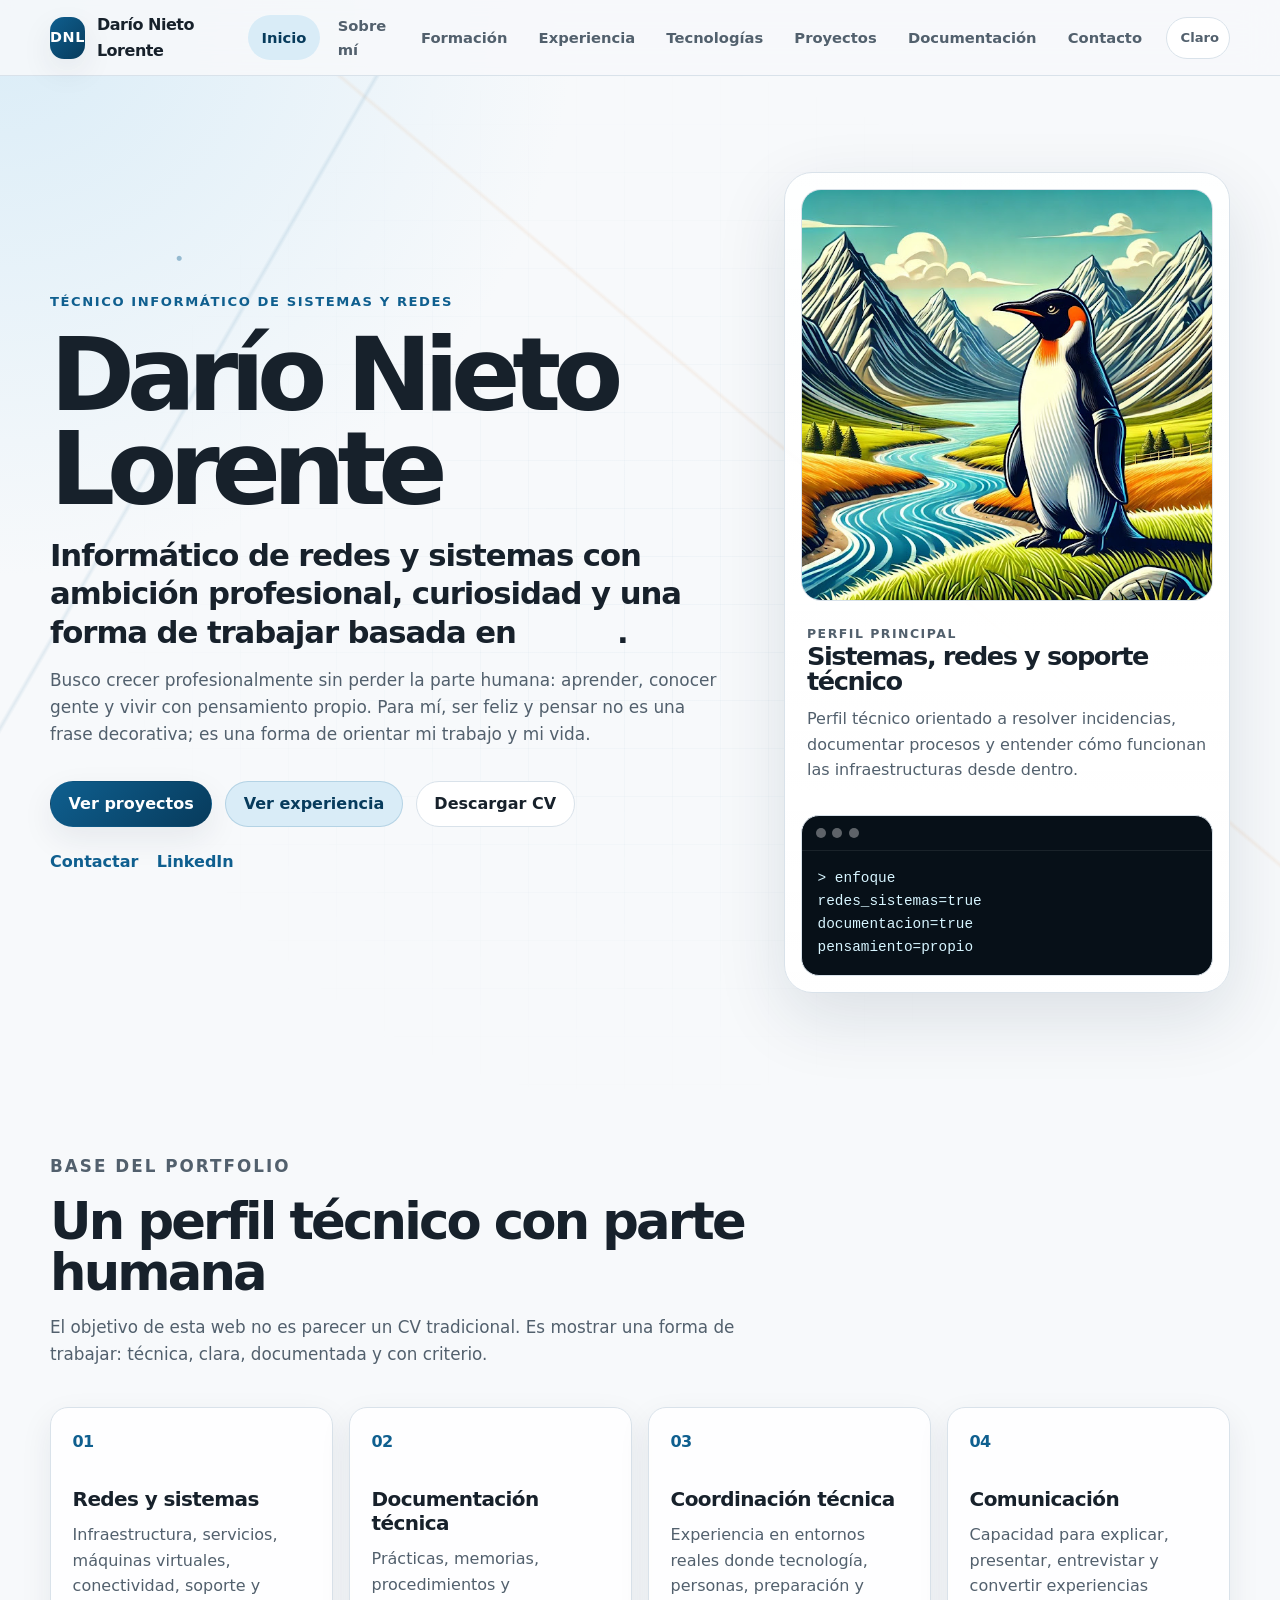
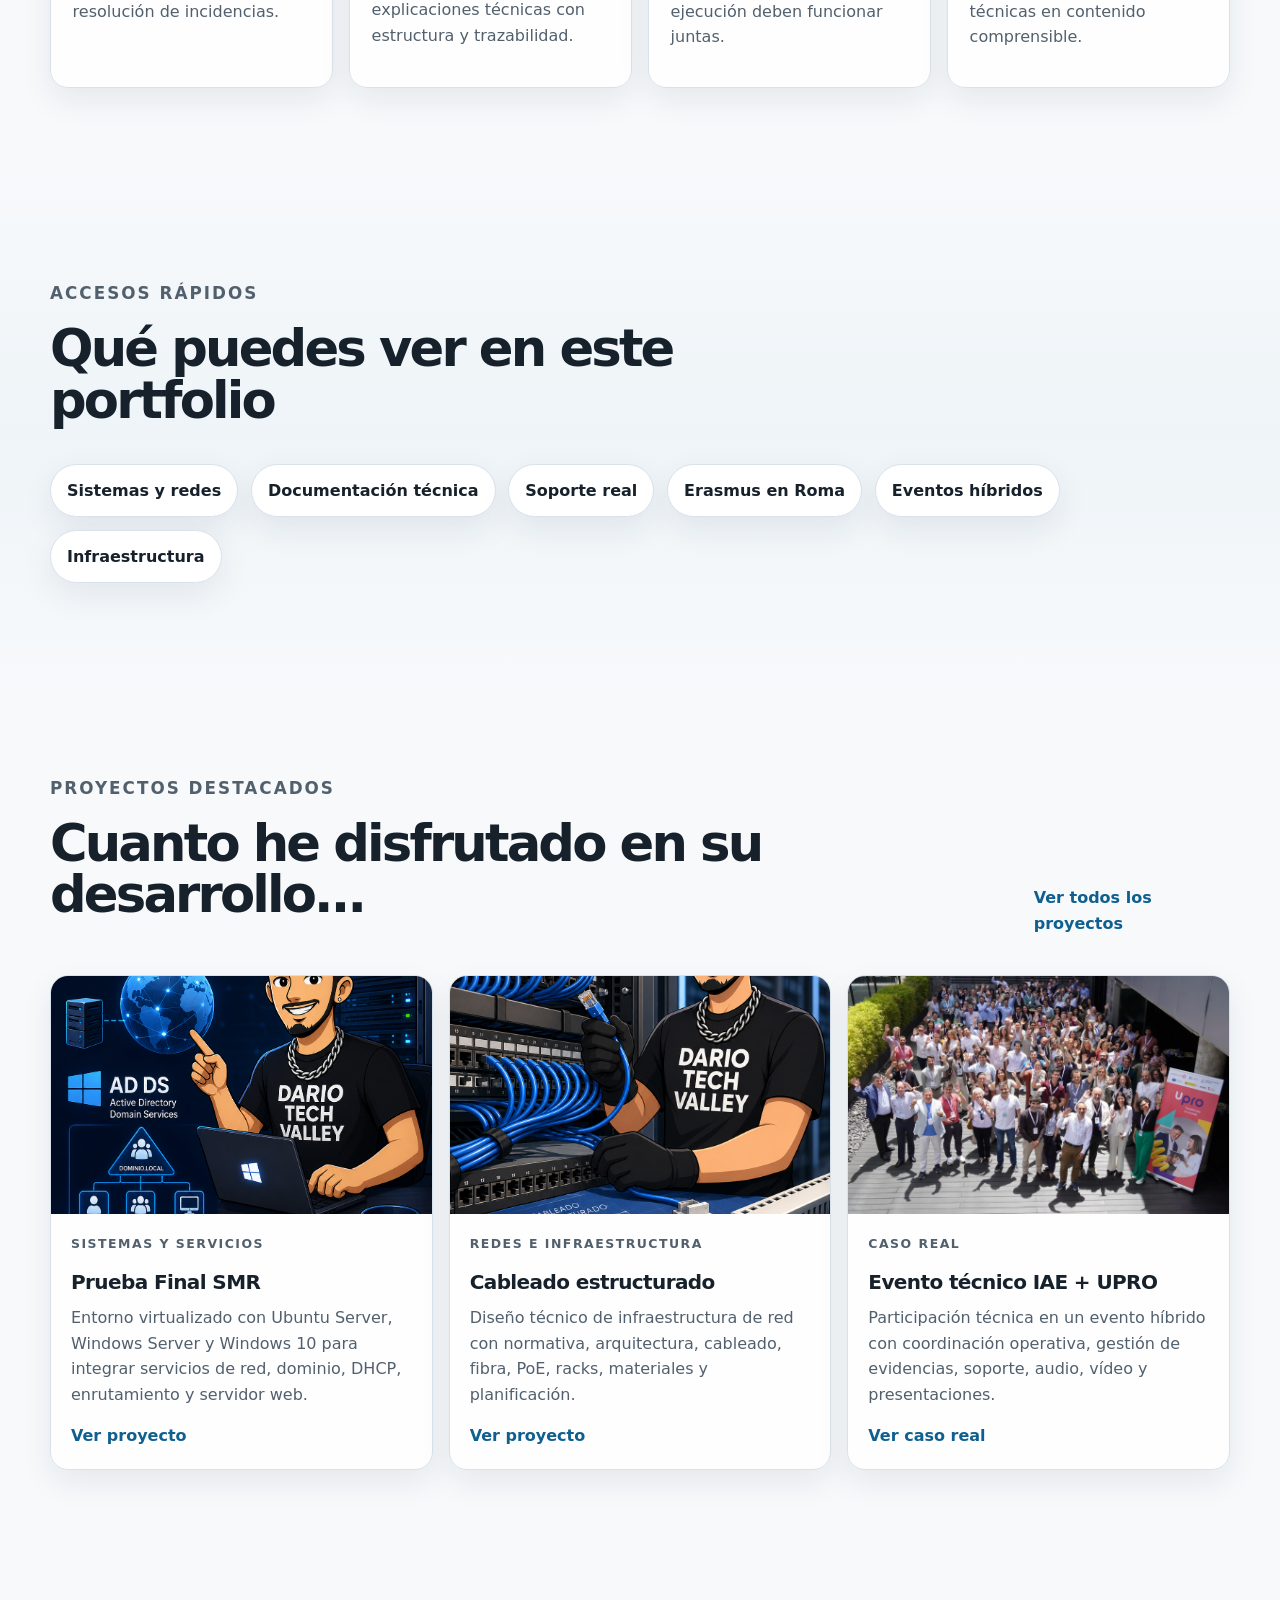
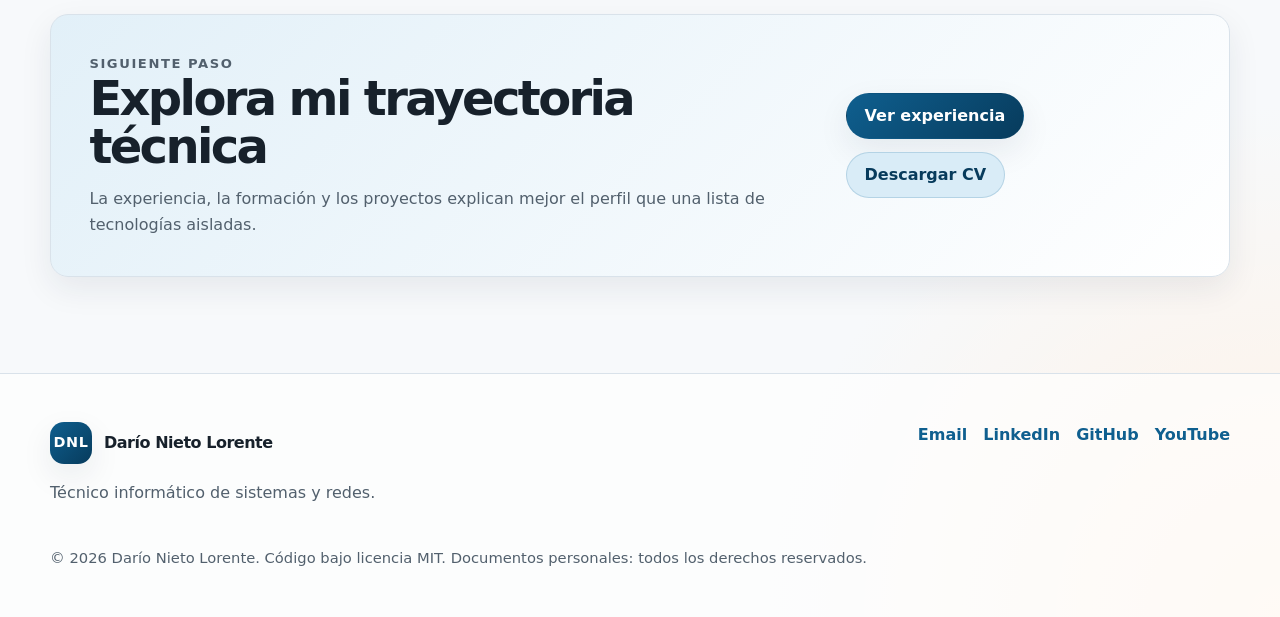
<file: index.html>
<!DOCTYPE html>
<html lang="es" data-page="inicio">
<head>
  <meta charset="UTF-8">
  <meta name="viewport" content="width=device-width, initial-scale=1.0">

  <title>Darío Nieto Lorente | Técnico informático de sistemas y redes</title>
  <meta name="description" content="Portfolio personal de Darío Nieto Lorente, técnico informático de sistemas y redes orientado a soporte técnico, documentación, redes, infraestructura y pensamiento propio.">
  <meta name="author" content="Darío Nieto Lorente">

  <link rel="stylesheet" href="assets/css/styles.css">
  <script src="assets/js/main.js" defer></script>
</head>

<body>
  <header class="site-header">
    <nav class="navbar container" aria-label="Navegación principal">
      <a class="brand" href="index.html" aria-label="Inicio">
        <span class="brand-mark">DNL</span>
        <span class="brand-text">Darío Nieto Lorente</span>
      </a>

      <button class="nav-toggle" type="button" aria-label="Abrir menú" aria-expanded="false" data-nav-toggle>
        <span></span>
        <span></span>
        <span></span>
      </button>

      <div class="nav-menu" data-nav-menu>
        <a href="index.html" class="nav-link active">Inicio</a>
        <a href="sobre-mi.html" class="nav-link">Sobre mí</a>
        <a href="formacion.html" class="nav-link">Formación</a>
        <a href="experiencia.html" class="nav-link">Experiencia</a>
        <a href="tecnologias.html" class="nav-link">Tecnologías</a>
        <a href="proyectos.html" class="nav-link">Proyectos</a>
        <a href="documentacion.html" class="nav-link">Documentación</a>
        <a href="contacto.html" class="nav-link">Contacto</a>

        <button class="theme-toggle" type="button" data-theme-toggle aria-label="Cambiar tema">
          <span data-theme-label>Tema</span>
        </button>
      </div>
    </nav>
  </header>

  <main>
    <section class="hero section">
      <div class="network-bg" aria-hidden="true"></div>

      <div class="container hero-grid">
        <div class="hero-content reveal">
          <p class="eyebrow">Técnico informático de sistemas y redes</p>

          <h1>Darío Nieto Lorente</h1>

          <p class="hero-lead">
            Informático de redes y sistemas con ambición profesional, curiosidad y una forma de trabajar basada en
            <span class="dynamic-word" data-rotating-word data-words="redes,ambición,curiosidad,aprender,pensar">redes</span>.
          </p>

          <p class="hero-text">
            Busco crecer profesionalmente sin perder la parte humana: aprender, conocer gente y vivir con pensamiento propio.
            Para mí, ser feliz y pensar no es una frase decorativa; es una forma de orientar mi trabajo y mi vida.
          </p>

          <div class="hero-actions">
            <a class="btn btn-primary" href="proyectos.html">Ver proyectos</a>
            <a class="btn btn-secondary" href="experiencia.html">Ver experiencia</a>
            <a class="btn btn-ghost" href="assets/docs/cv/DNL-CV.pdf" download>Descargar CV</a>
          </div>

          <div class="hero-links" aria-label="Enlaces destacados">
            <a href="contacto.html">Contactar</a>
            <a href="https://www.linkedin.com/in/dar%C3%ADo-nieto-lorente-a3496b2aa/" target="_blank" rel="noopener noreferrer">LinkedIn</a>
          </div>
        </div>

        <aside class="hero-card reveal" aria-label="Resumen del perfil">
          <div class="avatar-shell">
            <img src="assets/img/avatar/icono.png" alt="Avatar técnico de Darío Nieto Lorente" class="avatar-img">
          </div>

          <div class="profile-panel">
            <p class="panel-label">Perfil principal</p>
            <h2>Sistemas, redes y soporte técnico</h2>
            <p>
              Perfil técnico orientado a resolver incidencias, documentar procesos y entender cómo funcionan las infraestructuras desde dentro.
            </p>
          </div>

          <div class="mini-terminal" aria-label="Resumen técnico">
            <div class="terminal-top">
              <span></span>
              <span></span>
              <span></span>
            </div>
            <pre><code>&gt; enfoque
redes_sistemas=true
documentacion=true
pensamiento=propio</code></pre>
          </div>
        </aside>
      </div>
    </section>

    <section class="section compact-section">
      <div class="container">
        <div class="section-heading reveal">
          <p class="eyebrow">Base del portfolio</p>
          <h2>Un perfil técnico con parte humana</h2>
          <p>
            El objetivo de esta web no es parecer un CV tradicional. Es mostrar una forma de trabajar: técnica, clara, documentada y con criterio.
          </p>
        </div>

        <div class="quick-grid">
          <article class="quick-card reveal">
            <span class="card-number">01</span>
            <h3>Redes y sistemas</h3>
            <p>Infraestructura, servicios, máquinas virtuales, conectividad, soporte y resolución de incidencias.</p>
          </article>

          <article class="quick-card reveal">
            <span class="card-number">02</span>
            <h3>Documentación técnica</h3>
            <p>Prácticas, memorias, procedimientos y explicaciones técnicas con estructura y trazabilidad.</p>
          </article>

          <article class="quick-card reveal">
            <span class="card-number">03</span>
            <h3>Coordinación técnica</h3>
            <p>Experiencia en entornos reales donde tecnología, personas, preparación y ejecución deben funcionar juntas.</p>
          </article>

          <article class="quick-card reveal">
            <span class="card-number">04</span>
            <h3>Comunicación</h3>
            <p>Capacidad para explicar, presentar, entrevistar y convertir experiencias técnicas en contenido comprensible.</p>
          </article>
        </div>
      </div>
    </section>

    <section class="section alt-section">
      <div class="container">
        <div class="section-heading reveal">
          <p class="eyebrow">Accesos rápidos</p>
          <h2>Qué puedes ver en este portfolio</h2>
        </div>

        <div class="feature-strip">
          <a class="feature-pill reveal" href="proyectos.html">
            <span>Sistemas y redes</span>
          </a>

          <a class="feature-pill reveal" href="documentacion.html">
            <span>Documentación técnica</span>
          </a>

          <a class="feature-pill reveal" href="experiencia.html">
            <span>Soporte real</span>
          </a>

          <a class="feature-pill reveal" href="experiencia.html">
            <span>Erasmus en Roma</span>
          </a>

          <a class="feature-pill reveal" href="proyectos.html">
            <span>Eventos híbridos</span>
          </a>

          <a class="feature-pill reveal" href="proyectos.html">
            <span>Infraestructura</span>
          </a>
        </div>
      </div>
    </section>

    <section class="section">
      <div class="container">
        <div class="section-heading split-heading reveal">
          <div>
            <p class="eyebrow">Proyectos destacados</p>
            <h2>Cuanto he disfrutado en su desarrollo...</h2>
          </div>

          <a class="text-link" href="proyectos.html">Ver todos los proyectos</a>
        </div>

        <div class="project-preview-grid">
          <article class="project-preview-card reveal">
            <img src="assets/img/proyectos/prueba-final-smr/prueba-final-smr-portada.png" alt="Portada del proyecto Prueba Final SMR">

            <div class="project-preview-content">
              <p class="project-category">Sistemas y servicios</p>
              <h3>Prueba Final SMR</h3>
              <p>
                Entorno virtualizado con Ubuntu Server, Windows Server y Windows 10 para integrar servicios de red, dominio, DHCP, enrutamiento y servidor web.
              </p>
              <a href="proyectos.html#prueba-final-smr">Ver proyecto</a>
            </div>
          </article>

          <article class="project-preview-card reveal">
            <img src="assets/img/proyectos/cableado/cableado-portada.png" alt="Portada del proyecto de cableado estructurado">

            <div class="project-preview-content">
              <p class="project-category">Redes e infraestructura</p>
              <h3>Cableado estructurado</h3>
              <p>
                Diseño técnico de infraestructura de red con normativa, arquitectura, cableado, fibra, PoE, racks, materiales y planificación.
              </p>
              <a href="proyectos.html#cableado-estructurado">Ver proyecto</a>
            </div>
          </article>

          <article class="project-preview-card reveal">
            <img src="assets/img/proyectos/casos-reales/evento-iae-upro-portada.png" alt="Portada del caso real de evento técnico">

            <div class="project-preview-content">
              <p class="project-category">Caso real</p>
              <h3>Evento técnico IAE + UPRO</h3>
              <p>
                Participación técnica en un evento híbrido con coordinación operativa, gestión de evidencias, soporte, audio, vídeo y presentaciones.
              </p>
              <a href="proyectos.html#evento-iae-upro">Ver caso real</a>
            </div>
          </article>
        </div>
      </div>
    </section>

    <section class="section cta-section">
      <div class="container">
        <div class="cta-card reveal">
          <div>
            <p class="eyebrow">Siguiente paso</p>
            <h2>Explora mi trayectoria técnica</h2>
            <p>
              La experiencia, la formación y los proyectos explican mejor el perfil que una lista de tecnologías aisladas.
            </p>
          </div>

          <div class="cta-actions">
            <a class="btn btn-primary" href="experiencia.html">Ver experiencia</a>
            <a class="btn btn-secondary" href="assets/docs/cv/DNL-CV.pdf" download>Descargar CV</a>
          </div>
        </div>
      </div>
    </section>
  </main>

  <footer class="site-footer">
    <div class="container footer-grid">
      <div>
        <a class="brand footer-brand" href="index.html">
          <span class="brand-mark">DNL</span>
          <span class="brand-text">Darío Nieto Lorente</span>
        </a>

        <p>Técnico informático de sistemas y redes.</p>
      </div>

      <div class="footer-links">
        <a href="mailto:365darionieto@gmail.com">Email</a>
        <a href="https://www.linkedin.com/in/dar%C3%ADo-nieto-lorente-a3496b2aa/" target="_blank" rel="noopener noreferrer">LinkedIn</a>
        <a href="https://github.com/Dario-Tech-Valley/git-repo" target="_blank" rel="noopener noreferrer">GitHub</a>
        <a href="https://www.youtube.com/@dario_techValley" target="_blank" rel="noopener noreferrer">YouTube</a>
      </div>

      <p class="footer-copy">
        © <span data-current-year></span> Darío Nieto Lorente. Código bajo licencia MIT. Documentos personales: todos los derechos reservados.
      </p>
    </div>
  </footer>
</body>
</html>
</file>
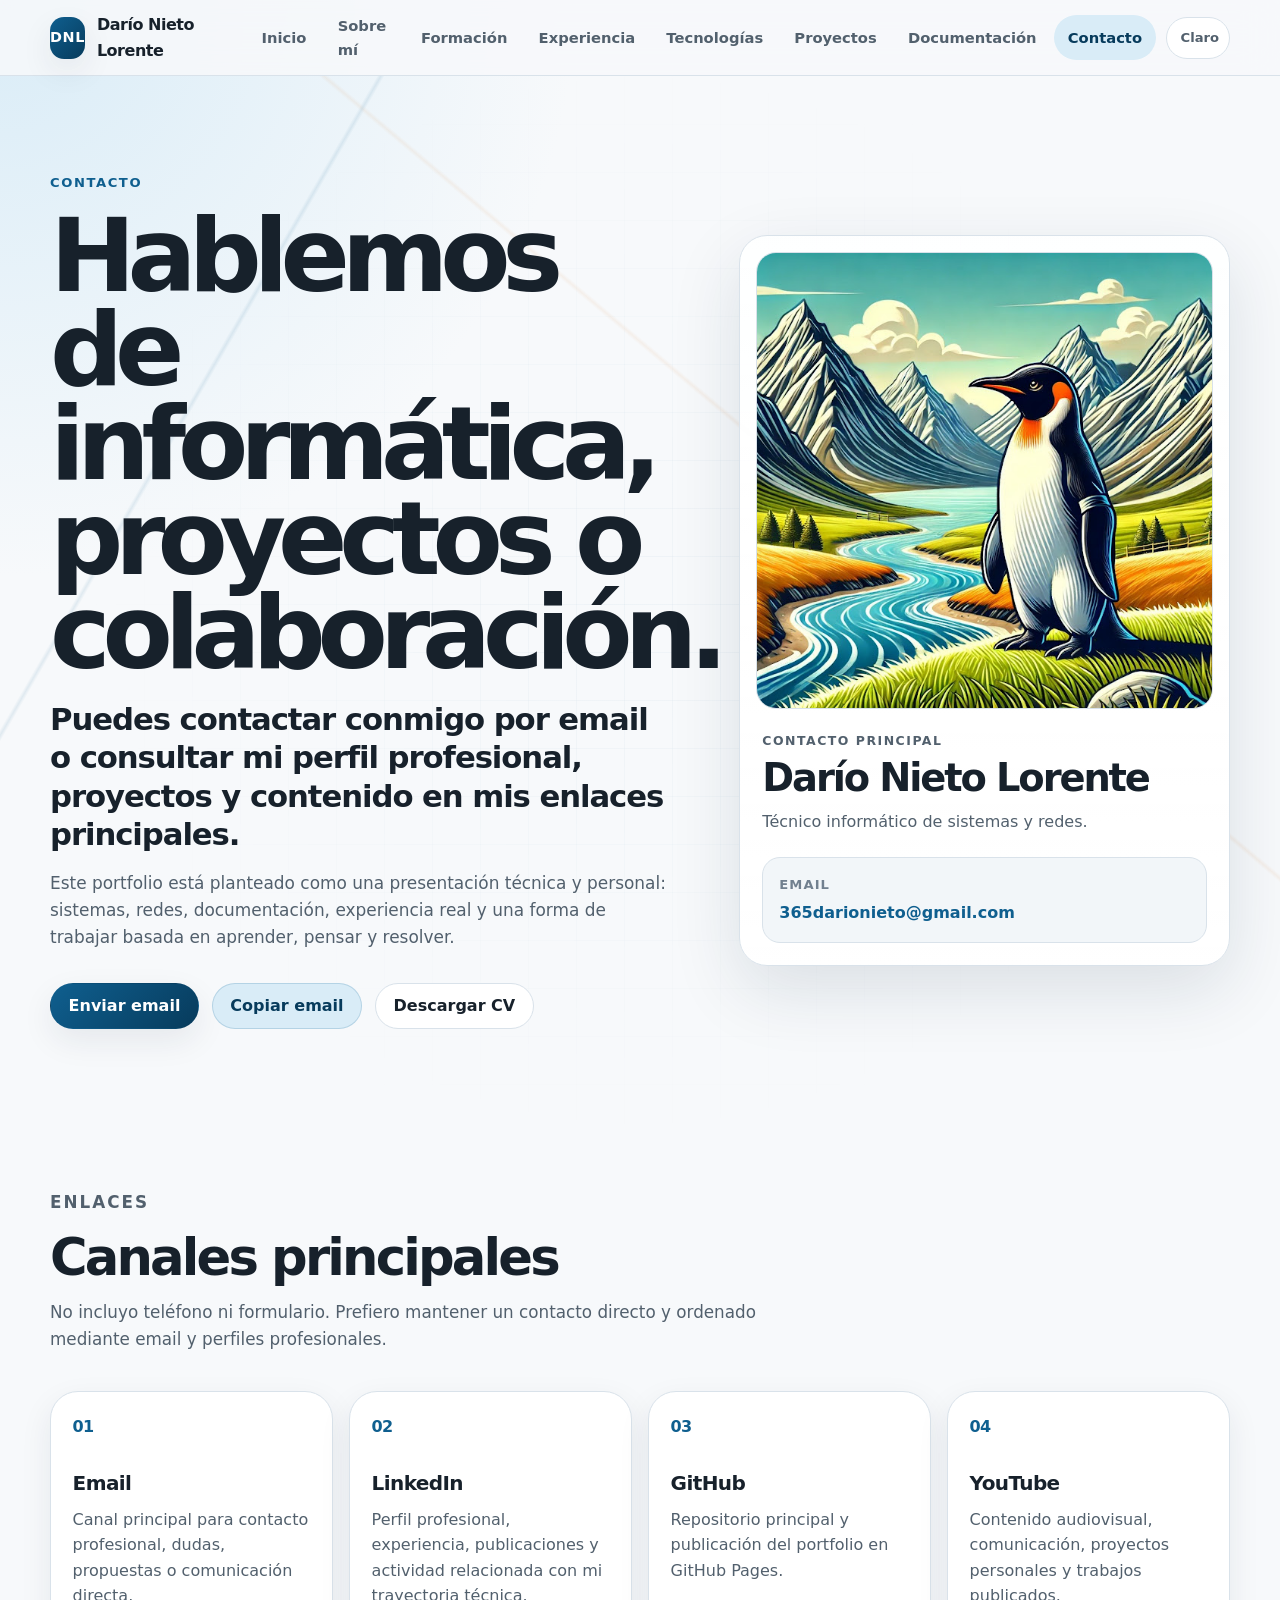
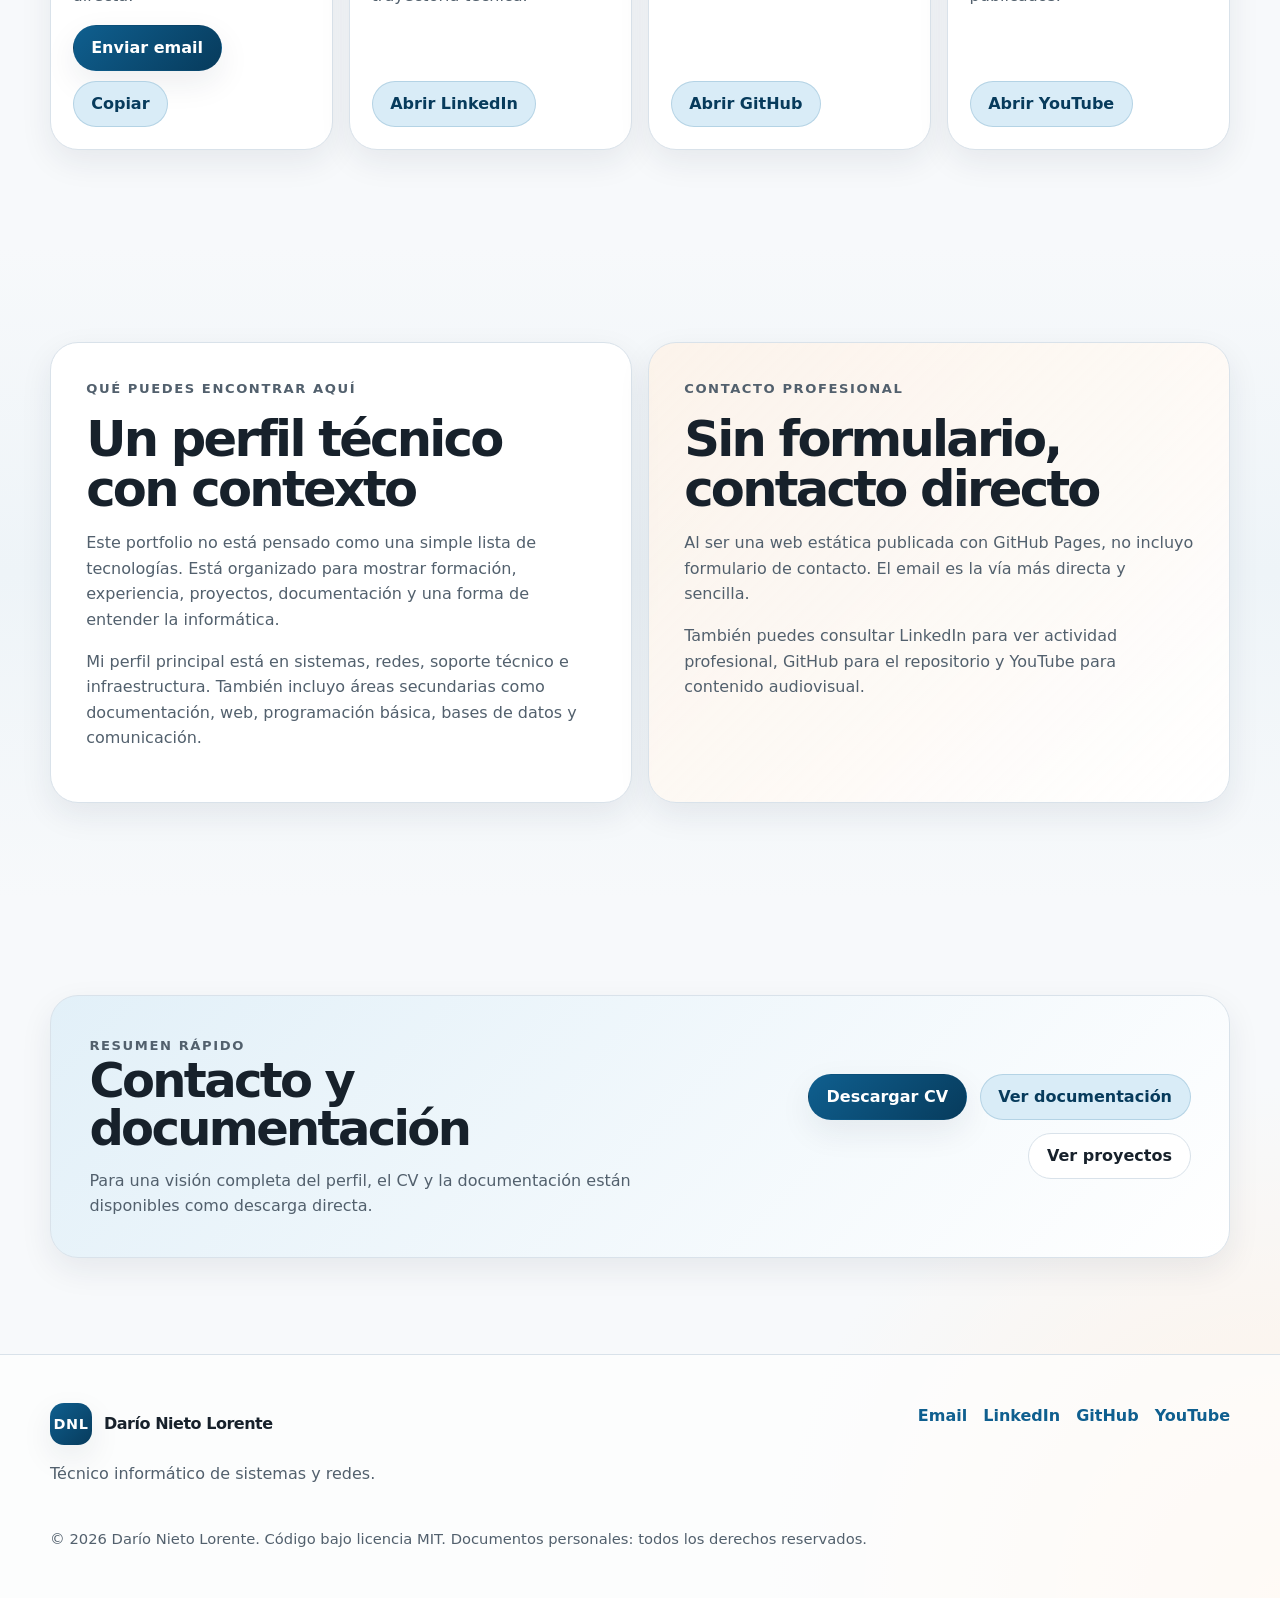
<file: contacto.html>
<!DOCTYPE html>
<html lang="es" data-page="contacto">
<head>
  <meta charset="UTF-8">
  <meta name="viewport" content="width=device-width, initial-scale=1.0">

  <title>Contacto | Darío Nieto Lorente</title>
  <meta name="description" content="Contacto de Darío Nieto Lorente: email, LinkedIn, GitHub, YouTube y CV. Técnico informático de sistemas y redes.">
  <meta name="author" content="Darío Nieto Lorente">

  <link rel="stylesheet" href="assets/css/styles.css">
  <script src="assets/js/main.js" defer></script>
</head>

<body>
  <header class="site-header">
    <nav class="navbar container" aria-label="Navegación principal">
      <a class="brand" href="index.html" aria-label="Inicio">
        <span class="brand-mark">DNL</span>
        <span class="brand-text">Darío Nieto Lorente</span>
      </a>

      <button class="nav-toggle" type="button" aria-label="Abrir menú" aria-expanded="false" data-nav-toggle>
        <span></span>
        <span></span>
        <span></span>
      </button>

      <div class="nav-menu" data-nav-menu>
        <a href="index.html" class="nav-link">Inicio</a>
        <a href="sobre-mi.html" class="nav-link">Sobre mí</a>
        <a href="formacion.html" class="nav-link">Formación</a>
        <a href="experiencia.html" class="nav-link">Experiencia</a>
        <a href="tecnologias.html" class="nav-link">Tecnologías</a>
        <a href="proyectos.html" class="nav-link">Proyectos</a>
        <a href="documentacion.html" class="nav-link">Documentación</a>
        <a href="contacto.html" class="nav-link active">Contacto</a>

        <button class="theme-toggle" type="button" data-theme-toggle aria-label="Cambiar tema">
          <span data-theme-label>Tema</span>
        </button>
      </div>
    </nav>
  </header>

  <main>
    <section class="page-hero section">
      <div class="network-bg" aria-hidden="true"></div>

      <div class="container contact-hero-grid">
        <div class="page-hero-content reveal">
          <p class="eyebrow">Contacto</p>

          <h1>Hablemos de informática, proyectos o colaboración.</h1>

          <p class="hero-lead">
            Puedes contactar conmigo por email o consultar mi perfil profesional, proyectos y contenido en mis enlaces principales.
          </p>

          <p class="hero-text">
            Este portfolio está planteado como una presentación técnica y personal: sistemas, redes, documentación, experiencia real y una forma de trabajar basada en aprender, pensar y resolver.
          </p>

          <div class="hero-actions">
            <a class="btn btn-primary" href="mailto:365darionieto@gmail.com">Enviar email</a>
            <button class="btn btn-secondary" type="button" data-copy-email="365darionieto@gmail.com">Copiar email</button>
            <a class="btn btn-ghost" href="assets/docs/cv/DNL-CV.pdf" download>Descargar CV</a>
          </div>
        </div>

        <aside class="contact-main-card reveal" aria-label="Datos de contacto principales">
          <div class="avatar-shell contact-avatar">
            <img src="assets/img/avatar/icono.png" alt="Avatar técnico de Darío Nieto Lorente" class="avatar-img">
          </div>

          <div class="contact-main-content">
            <p class="panel-label">Contacto principal</p>
            <h2>Darío Nieto Lorente</h2>
            <p>Técnico informático de sistemas y redes.</p>

            <div class="contact-email-box">
              <span>Email</span>
              <a href="mailto:365darionieto@gmail.com">365darionieto@gmail.com</a>
            </div>
          </div>
        </aside>
      </div>
    </section>

    <section class="section compact-section">
      <div class="container">
        <div class="section-heading reveal">
          <p class="eyebrow">Enlaces</p>
          <h2>Canales principales</h2>
          <p>
            No incluyo teléfono ni formulario. Prefiero mantener un contacto directo y ordenado mediante email y perfiles profesionales.
          </p>
        </div>

        <div class="contact-grid">
          <article class="contact-card reveal">
            <span class="card-number">01</span>
            <h3>Email</h3>
            <p>Canal principal para contacto profesional, dudas, propuestas o comunicación directa.</p>

            <div class="contact-card-actions">
              <a class="btn btn-primary" href="mailto:365darionieto@gmail.com">Enviar email</a>
              <button class="btn btn-secondary" type="button" data-copy-email="365darionieto@gmail.com">Copiar</button>
            </div>
          </article>

          <article class="contact-card reveal">
            <span class="card-number">02</span>
            <h3>LinkedIn</h3>
            <p>Perfil profesional, experiencia, publicaciones y actividad relacionada con mi trayectoria técnica.</p>

            <div class="contact-card-actions">
              <a class="btn btn-secondary" href="https://www.linkedin.com/in/dar%C3%ADo-nieto-lorente-a3496b2aa/" target="_blank" rel="noopener noreferrer">Abrir LinkedIn</a>
            </div>
          </article>

          <article class="contact-card reveal">
            <span class="card-number">03</span>
            <h3>GitHub</h3>
            <p>Repositorio principal y publicación del portfolio en GitHub Pages.</p>

            <div class="contact-card-actions">
              <a class="btn btn-secondary" href="https://github.com/Dario-Tech-Valley/git-repo" target="_blank" rel="noopener noreferrer">Abrir GitHub</a>
            </div>
          </article>

          <article class="contact-card reveal">
            <span class="card-number">04</span>
            <h3>YouTube</h3>
            <p>Contenido audiovisual, comunicación, proyectos personales y trabajos publicados.</p>

            <div class="contact-card-actions">
              <a class="btn btn-secondary" href="https://www.youtube.com/@dario_techValley" target="_blank" rel="noopener noreferrer">Abrir YouTube</a>
            </div>
          </article>
        </div>
      </div>
    </section>

    <section class="section alt-section">
      <div class="container contact-focus-grid">
        <article class="deep-card reveal">
          <p class="eyebrow">Qué puedes encontrar aquí</p>
          <h2>Un perfil técnico con contexto</h2>
          <p>
            Este portfolio no está pensado como una simple lista de tecnologías. Está organizado para mostrar formación, experiencia, proyectos, documentación y una forma de entender la informática.
          </p>

          <p>
            Mi perfil principal está en sistemas, redes, soporte técnico e infraestructura. También incluyo áreas secundarias como documentación, web, programación básica, bases de datos y comunicación.
          </p>
        </article>

        <article class="deep-card accent-card reveal">
          <p class="eyebrow">Contacto profesional</p>
          <h2>Sin formulario, contacto directo</h2>
          <p>
            Al ser una web estática publicada con GitHub Pages, no incluyo formulario de contacto. El email es la vía más directa y sencilla.
          </p>

          <p>
            También puedes consultar LinkedIn para ver actividad profesional, GitHub para el repositorio y YouTube para contenido audiovisual.
          </p>
        </article>
      </div>
    </section>

    <section class="section">
      <div class="container">
        <div class="contact-final-card reveal">
          <div>
            <p class="eyebrow">Resumen rápido</p>
            <h2>Contacto y documentación</h2>
            <p>
              Para una visión completa del perfil, el CV y la documentación están disponibles como descarga directa.
            </p>
          </div>

          <div class="contact-final-actions">
            <a class="btn btn-primary" href="assets/docs/cv/DNL-CV.pdf" download>Descargar CV</a>
            <a class="btn btn-secondary" href="documentacion.html">Ver documentación</a>
            <a class="btn btn-ghost" href="proyectos.html">Ver proyectos</a>
          </div>
        </div>
      </div>
    </section>
  </main>

  <footer class="site-footer">
    <div class="container footer-grid">
      <div>
        <a class="brand footer-brand" href="index.html">
          <span class="brand-mark">DNL</span>
          <span class="brand-text">Darío Nieto Lorente</span>
        </a>

        <p>Técnico informático de sistemas y redes.</p>
      </div>

      <div class="footer-links">
        <a href="mailto:365darionieto@gmail.com">Email</a>
        <a href="https://www.linkedin.com/in/dar%C3%ADo-nieto-lorente-a3496b2aa/" target="_blank" rel="noopener noreferrer">LinkedIn</a>
        <a href="https://github.com/Dario-Tech-Valley/git-repo" target="_blank" rel="noopener noreferrer">GitHub</a>
        <a href="https://www.youtube.com/@dario_techValley" target="_blank" rel="noopener noreferrer">YouTube</a>
      </div>

      <p class="footer-copy">
        © <span data-current-year></span> Darío Nieto Lorente. Código bajo licencia MIT. Documentos personales: todos los derechos reservados.
      </p>
    </div>
  </footer>
</body>
</html>
</file>
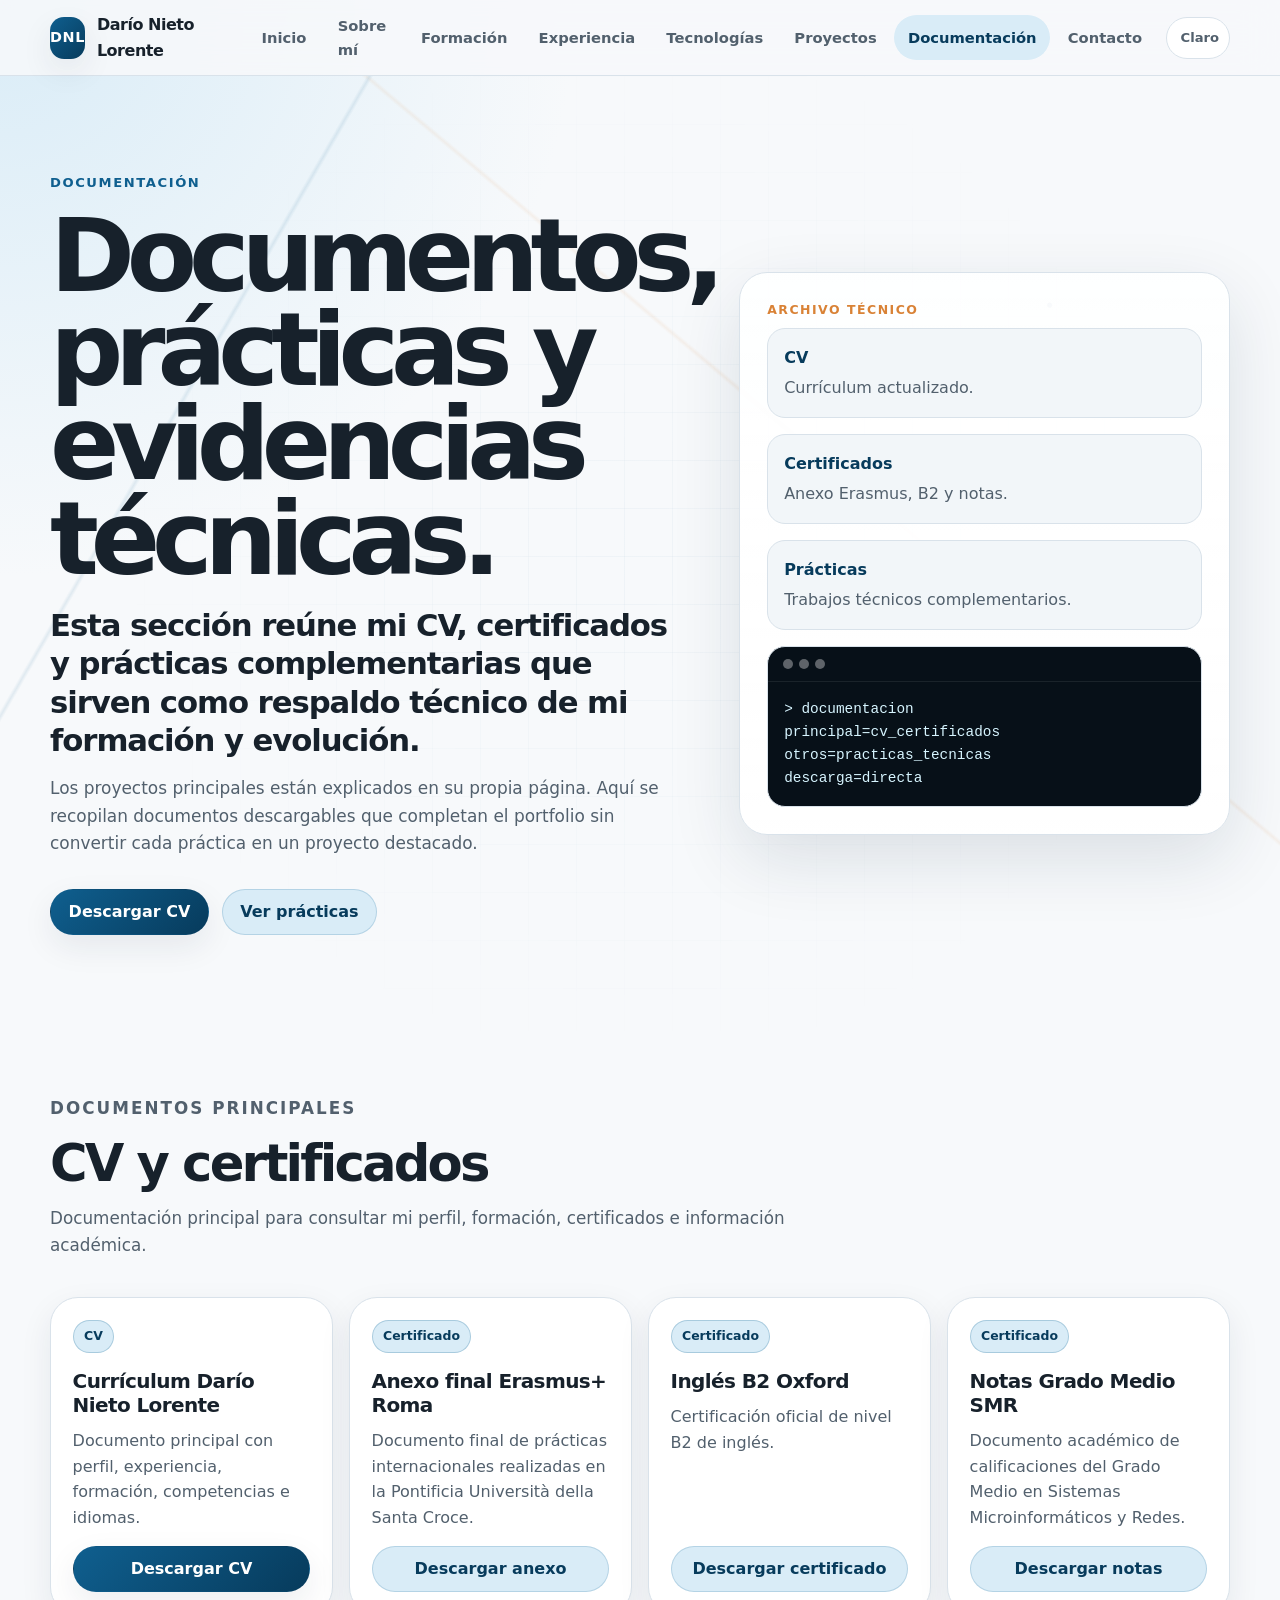
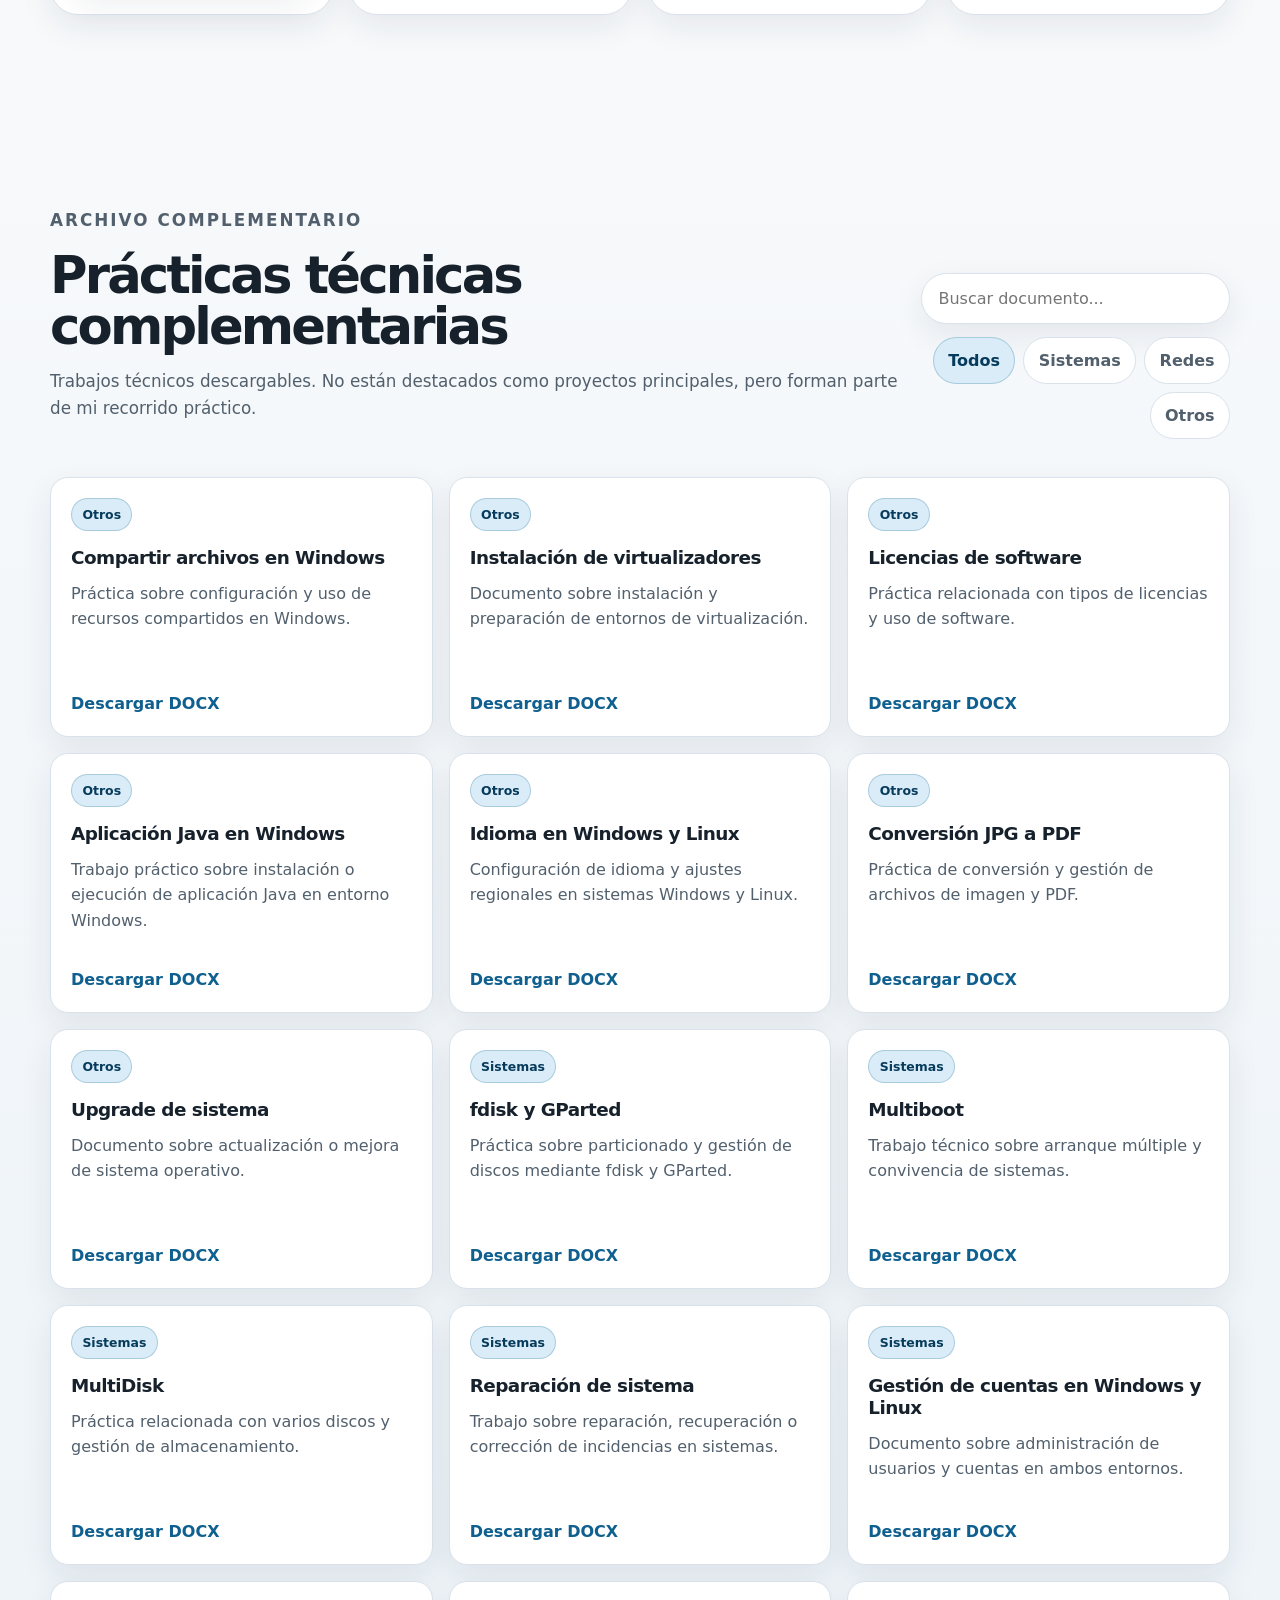
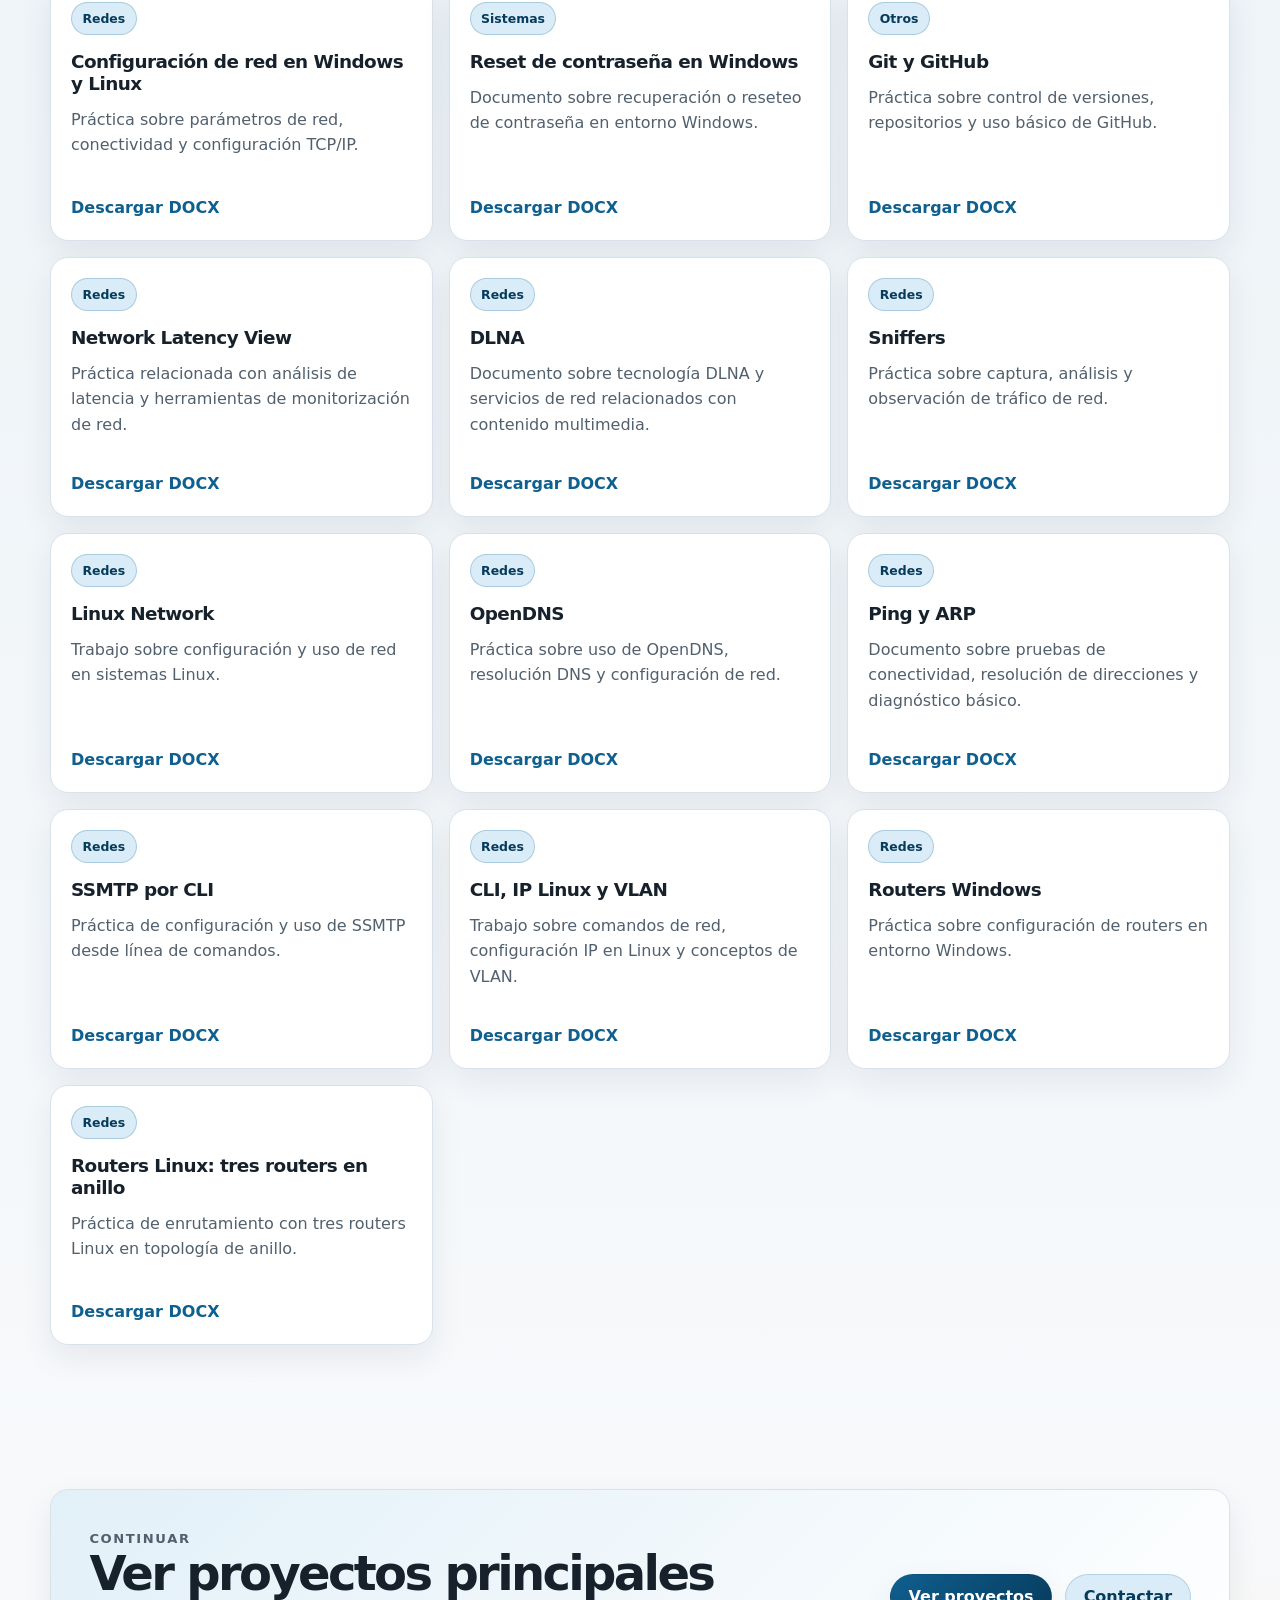
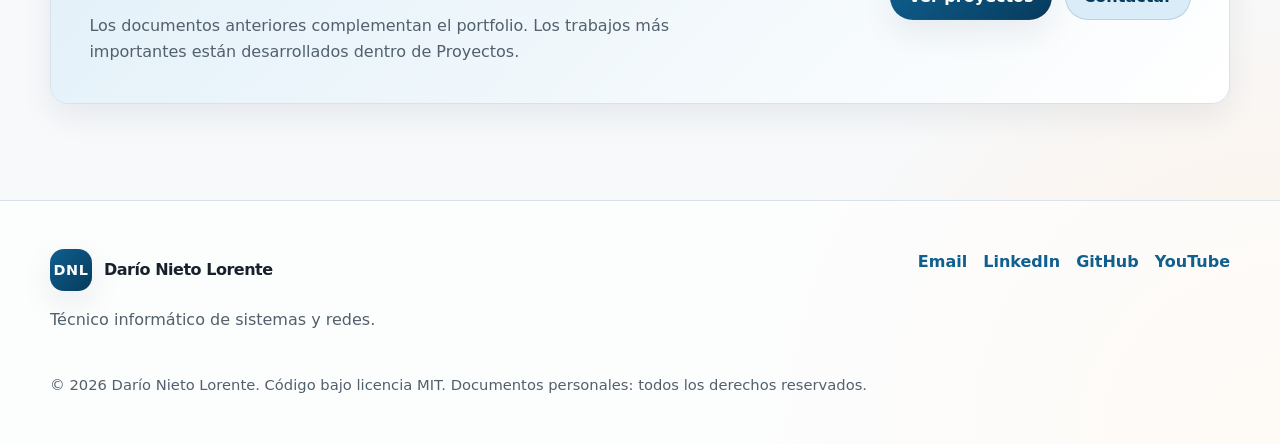
<file: documentacion.html>
<!DOCTYPE html>
<html lang="es" data-page="documentacion">
<head>
  <meta charset="UTF-8">
  <meta name="viewport" content="width=device-width, initial-scale=1.0">

  <title>Documentación | Darío Nieto Lorente</title>
  <meta name="description" content="Documentación técnica, CV, certificados y prácticas complementarias de Darío Nieto Lorente.">
  <meta name="author" content="Darío Nieto Lorente">

  <link rel="stylesheet" href="assets/css/styles.css">
  <script src="assets/js/main.js" defer></script>
</head>

<body>
  <header class="site-header">
    <nav class="navbar container" aria-label="Navegación principal">
      <a class="brand" href="index.html" aria-label="Inicio">
        <span class="brand-mark">DNL</span>
        <span class="brand-text">Darío Nieto Lorente</span>
      </a>

      <button class="nav-toggle" type="button" aria-label="Abrir menú" aria-expanded="false" data-nav-toggle>
        <span></span>
        <span></span>
        <span></span>
      </button>

      <div class="nav-menu" data-nav-menu>
        <a href="index.html" class="nav-link">Inicio</a>
        <a href="sobre-mi.html" class="nav-link">Sobre mí</a>
        <a href="formacion.html" class="nav-link">Formación</a>
        <a href="experiencia.html" class="nav-link">Experiencia</a>
        <a href="tecnologias.html" class="nav-link">Tecnologías</a>
        <a href="proyectos.html" class="nav-link">Proyectos</a>
        <a href="documentacion.html" class="nav-link active">Documentación</a>
        <a href="contacto.html" class="nav-link">Contacto</a>

        <button class="theme-toggle" type="button" data-theme-toggle aria-label="Cambiar tema">
          <span data-theme-label>Tema</span>
        </button>
      </div>
    </nav>
  </header>

  <main>
    <section class="page-hero section">
      <div class="network-bg" aria-hidden="true"></div>

      <div class="container documentation-hero-grid">
        <div class="page-hero-content reveal">
          <p class="eyebrow">Documentación</p>

          <h1>Documentos, prácticas y evidencias técnicas.</h1>

          <p class="hero-lead">
            Esta sección reúne mi CV, certificados y prácticas complementarias que sirven como respaldo técnico de mi formación y evolución.
          </p>

          <p class="hero-text">
            Los proyectos principales están explicados en su propia página. Aquí se recopilan documentos descargables que completan el portfolio sin convertir cada práctica en un proyecto destacado.
          </p>

          <div class="hero-actions">
            <a class="btn btn-primary" href="assets/docs/cv/DNL-CV.pdf" download>Descargar CV</a>
            <a class="btn btn-secondary" href="#practicas-complementarias">Ver prácticas</a>
          </div>
        </div>

        <aside class="documentation-summary-card reveal" aria-label="Resumen de documentación">
          <p class="panel-label">Archivo técnico</p>

          <div class="documentation-summary-list">
            <div>
              <span>CV</span>
              <p>Currículum actualizado.</p>
            </div>

            <div>
              <span>Certificados</span>
              <p>Anexo Erasmus, B2 y notas.</p>
            </div>

            <div>
              <span>Prácticas</span>
              <p>Trabajos técnicos complementarios.</p>
            </div>
          </div>

          <div class="mini-terminal">
            <div class="terminal-top">
              <span></span>
              <span></span>
              <span></span>
            </div>
            <pre><code>&gt; documentacion
principal=cv_certificados
otros=practicas_tecnicas
descarga=directa</code></pre>
          </div>
        </aside>
      </div>
    </section>

    <section class="section compact-section">
      <div class="container">
        <div class="section-heading reveal">
          <p class="eyebrow">Documentos principales</p>
          <h2>CV y certificados</h2>
          <p>
            Documentación principal para consultar mi perfil, formación, certificados e información académica.
          </p>
        </div>

        <div class="main-docs-grid">
          <article class="main-doc-card reveal" data-doc-card data-doc-category="cv">
            <span class="doc-type">CV</span>
            <h3>Currículum Darío Nieto Lorente</h3>
            <p>Documento principal con perfil, experiencia, formación, competencias e idiomas.</p>
            <a class="btn btn-primary" href="assets/docs/cv/DNL-CV.pdf" download>Descargar CV</a>
          </article>

          <article class="main-doc-card reveal" data-doc-card data-doc-category="certificados">
            <span class="doc-type">Certificado</span>
            <h3>Anexo final Erasmus+ Roma</h3>
            <p>Documento final de prácticas internacionales realizadas en la Pontificia Università della Santa Croce.</p>
            <a class="btn btn-secondary" href="assets/docs/certificados/DNL-AnexoRoma.pdf" download>Descargar anexo</a>
          </article>

          <article class="main-doc-card reveal" data-doc-card data-doc-category="certificados">
            <span class="doc-type">Certificado</span>
            <h3>Inglés B2 Oxford</h3>
            <p>Certificación oficial de nivel B2 de inglés.</p>
            <a class="btn btn-secondary" href="assets/docs/certificados/DNL-B2.pdf" download>Descargar certificado</a>
          </article>

          <article class="main-doc-card reveal" data-doc-card data-doc-category="certificados">
            <span class="doc-type">Certificado</span>
            <h3>Notas Grado Medio SMR</h3>
            <p>Documento académico de calificaciones del Grado Medio en Sistemas Microinformáticos y Redes.</p>
            <a class="btn btn-secondary" href="assets/docs/certificados/DNL-NotasGM.pdf" download>Descargar notas</a>
          </article>
        </div>
      </div>
    </section>

    <section class="section alt-section" id="practicas-complementarias">
      <div class="container">
        <div class="section-heading split-heading reveal">
          <div>
            <p class="eyebrow">Archivo complementario</p>
            <h2>Prácticas técnicas complementarias</h2>
            <p>
              Trabajos técnicos descargables. No están destacados como proyectos principales, pero forman parte de mi recorrido práctico.
            </p>
          </div>

          <div class="docs-tools">
            <input
              class="docs-search"
              type="search"
              placeholder="Buscar documento..."
              aria-label="Buscar documento"
              data-docs-search>

            <div class="docs-filter-bar" aria-label="Filtros de documentación">
              <button class="filter-btn active" type="button" data-doc-filter="todos">Todos</button>
              <button class="filter-btn" type="button" data-doc-filter="sistemas">Sistemas</button>
              <button class="filter-btn" type="button" data-doc-filter="redes">Redes</button>
              <button class="filter-btn" type="button" data-doc-filter="otros">Otros</button>
            </div>
          </div>
        </div>

        <div class="docs-grid">
          <article class="doc-card reveal" data-doc-card data-doc-category="otros">
            <span class="doc-badge">Otros</span>
            <h3>Compartir archivos en Windows</h3>
            <p>Práctica sobre configuración y uso de recursos compartidos en Windows.</p>
            <a href="assets/docs/documentacion/otros/516-DaríoNL-101-CompartirWIN.docx" download>Descargar DOCX</a>
          </article>

          <article class="doc-card reveal" data-doc-card data-doc-category="otros">
            <span class="doc-badge">Otros</span>
            <h3>Instalación de virtualizadores</h3>
            <p>Documento sobre instalación y preparación de entornos de virtualización.</p>
            <a href="assets/docs/documentacion/otros/516-DaríoNL-ISO101-InstalarVirtualizadores.docx" download>Descargar DOCX</a>
          </article>

          <article class="doc-card reveal" data-doc-card data-doc-category="otros">
            <span class="doc-badge">Otros</span>
            <h3>Licencias de software</h3>
            <p>Práctica relacionada con tipos de licencias y uso de software.</p>
            <a href="assets/docs/documentacion/otros/516-DaríoNL-ISOP102-Licencias.docx" download>Descargar DOCX</a>
          </article>

          <article class="doc-card reveal" data-doc-card data-doc-category="otros">
            <span class="doc-badge">Otros</span>
            <h3>Aplicación Java en Windows</h3>
            <p>Trabajo práctico sobre instalación o ejecución de aplicación Java en entorno Windows.</p>
            <a href="assets/docs/documentacion/otros/516-DaríoNL-ISOP203-AppJavaWIN.docx" download>Descargar DOCX</a>
          </article>

          <article class="doc-card reveal" data-doc-card data-doc-category="otros">
            <span class="doc-badge">Otros</span>
            <h3>Idioma en Windows y Linux</h3>
            <p>Configuración de idioma y ajustes regionales en sistemas Windows y Linux.</p>
            <a href="assets/docs/documentacion/otros/516-DaríoNL-ISOP211-IdiomaWIN-Linux.docx" download>Descargar DOCX</a>
          </article>

          <article class="doc-card reveal" data-doc-card data-doc-category="otros">
            <span class="doc-badge">Otros</span>
            <h3>Conversión JPG a PDF</h3>
            <p>Práctica de conversión y gestión de archivos de imagen y PDF.</p>
            <a href="assets/docs/documentacion/otros/516-DaríoNL-ISOP211-JPG-PDF.docx" download>Descargar DOCX</a>
          </article>

          <article class="doc-card reveal" data-doc-card data-doc-category="otros">
            <span class="doc-badge">Otros</span>
            <h3>Upgrade de sistema</h3>
            <p>Documento sobre actualización o mejora de sistema operativo.</p>
            <a href="assets/docs/documentacion/otros/516-DaríoNL-ISOP215-Upgrade.docx" download>Descargar DOCX</a>
          </article>

          <article class="doc-card reveal" data-doc-card data-doc-category="sistemas">
            <span class="doc-badge">Sistemas</span>
            <h3>fdisk y GParted</h3>
            <p>Práctica sobre particionado y gestión de discos mediante fdisk y GParted.</p>
            <a href="assets/docs/documentacion/otros/516-DaríoNL-ISOP303-fdisk-GParted.docx" download>Descargar DOCX</a>
          </article>

          <article class="doc-card reveal" data-doc-card data-doc-category="sistemas">
            <span class="doc-badge">Sistemas</span>
            <h3>Multiboot</h3>
            <p>Trabajo técnico sobre arranque múltiple y convivencia de sistemas.</p>
            <a href="assets/docs/documentacion/otros/516-DaríoNL-ISOP304-Multiboot.docx" download>Descargar DOCX</a>
          </article>

          <article class="doc-card reveal" data-doc-card data-doc-category="sistemas">
            <span class="doc-badge">Sistemas</span>
            <h3>MultiDisk</h3>
            <p>Práctica relacionada con varios discos y gestión de almacenamiento.</p>
            <a href="assets/docs/documentacion/otros/516-DaríoNL-ISOP304-MultiDisk.docx" download>Descargar DOCX</a>
          </article>

          <article class="doc-card reveal" data-doc-card data-doc-category="sistemas">
            <span class="doc-badge">Sistemas</span>
            <h3>Reparación de sistema</h3>
            <p>Trabajo sobre reparación, recuperación o corrección de incidencias en sistemas.</p>
            <a href="assets/docs/documentacion/otros/516-DaríoNL-ISOP304-Reparar.docx" download>Descargar DOCX</a>
          </article>

          <article class="doc-card reveal" data-doc-card data-doc-category="sistemas">
            <span class="doc-badge">Sistemas</span>
            <h3>Gestión de cuentas en Windows y Linux</h3>
            <p>Documento sobre administración de usuarios y cuentas en ambos entornos.</p>
            <a href="assets/docs/documentacion/otros/516-DaríoNL-ISOP401-GestCuentasWinLinux.docx" download>Descargar DOCX</a>
          </article>

          <article class="doc-card reveal" data-doc-card data-doc-category="redes">
            <span class="doc-badge">Redes</span>
            <h3>Configuración de red en Windows y Linux</h3>
            <p>Práctica sobre parámetros de red, conectividad y configuración TCP/IP.</p>
            <a href="assets/docs/documentacion/otros/516-DaríoNL-ISOP402-ConfigRedWinLinux.docx" download>Descargar DOCX</a>
          </article>

          <article class="doc-card reveal" data-doc-card data-doc-category="sistemas">
            <span class="doc-badge">Sistemas</span>
            <h3>Reset de contraseña en Windows</h3>
            <p>Documento sobre recuperación o reseteo de contraseña en entorno Windows.</p>
            <a href="assets/docs/documentacion/otros/516-DaríoNL-ISOP406-ResetPasswWIN.docx" download>Descargar DOCX</a>
          </article>

          <article class="doc-card reveal" data-doc-card data-doc-category="otros">
            <span class="doc-badge">Otros</span>
            <h3>Git y GitHub</h3>
            <p>Práctica sobre control de versiones, repositorios y uso básico de GitHub.</p>
            <a href="assets/docs/documentacion/otros/516-DaríoNL-ISOP411-Git-GitHub.docx" download>Descargar DOCX</a>
          </article>

          <article class="doc-card reveal" data-doc-card data-doc-category="redes">
            <span class="doc-badge">Redes</span>
            <h3>Network Latency View</h3>
            <p>Práctica relacionada con análisis de latencia y herramientas de monitorización de red.</p>
            <a href="assets/docs/documentacion/otros/516-DaríoNL-PARP203-NetworkLatencyView.docx" download>Descargar DOCX</a>
          </article>

          <article class="doc-card reveal" data-doc-card data-doc-category="redes">
            <span class="doc-badge">Redes</span>
            <h3>DLNA</h3>
            <p>Documento sobre tecnología DLNA y servicios de red relacionados con contenido multimedia.</p>
            <a href="assets/docs/documentacion/otros/516-DaríoNL-PARP204-DLNA.docx" download>Descargar DOCX</a>
          </article>

          <article class="doc-card reveal" data-doc-card data-doc-category="redes">
            <span class="doc-badge">Redes</span>
            <h3>Sniffers</h3>
            <p>Práctica sobre captura, análisis y observación de tráfico de red.</p>
            <a href="assets/docs/documentacion/otros/516-DaríoNL-PARP401-Sniffers.docx" download>Descargar DOCX</a>
          </article>

          <article class="doc-card reveal" data-doc-card data-doc-category="redes">
            <span class="doc-badge">Redes</span>
            <h3>Linux Network</h3>
            <p>Trabajo sobre configuración y uso de red en sistemas Linux.</p>
            <a href="assets/docs/documentacion/otros/516-DaríoNL-PARP405-LinuxNetwork.docx" download>Descargar DOCX</a>
          </article>

          <article class="doc-card reveal" data-doc-card data-doc-category="redes">
            <span class="doc-badge">Redes</span>
            <h3>OpenDNS</h3>
            <p>Práctica sobre uso de OpenDNS, resolución DNS y configuración de red.</p>
            <a href="assets/docs/documentacion/otros/516-DaríoNL-PARP411-OpenDNS.docx" download>Descargar DOCX</a>
          </article>

          <article class="doc-card reveal" data-doc-card data-doc-category="redes">
            <span class="doc-badge">Redes</span>
            <h3>Ping y ARP</h3>
            <p>Documento sobre pruebas de conectividad, resolución de direcciones y diagnóstico básico.</p>
            <a href="assets/docs/documentacion/otros/516-DaríoNL-PARP503-PingArp.docx" download>Descargar DOCX</a>
          </article>

          <article class="doc-card reveal" data-doc-card data-doc-category="redes">
            <span class="doc-badge">Redes</span>
            <h3>SSMTP por CLI</h3>
            <p>Práctica de configuración y uso de SSMTP desde línea de comandos.</p>
            <a href="assets/docs/documentacion/otros/516-DaríoNL-PARP504-SSMTP_CLI.docx" download>Descargar DOCX</a>
          </article>

          <article class="doc-card reveal" data-doc-card data-doc-category="redes">
            <span class="doc-badge">Redes</span>
            <h3>CLI, IP Linux y VLAN</h3>
            <p>Trabajo sobre comandos de red, configuración IP en Linux y conceptos de VLAN.</p>
            <a href="assets/docs/documentacion/otros/516-DaríoNL-PARP601-CLI-IP-Linux-VLAN.docx" download>Descargar DOCX</a>
          </article>

          <article class="doc-card reveal" data-doc-card data-doc-category="redes">
            <span class="doc-badge">Redes</span>
            <h3>Routers Windows</h3>
            <p>Práctica sobre configuración de routers en entorno Windows.</p>
            <a href="assets/docs/documentacion/otros/516-DaríoNL-PARP603-RoutersWIN.docx" download>Descargar DOCX</a>
          </article>

          <article class="doc-card reveal" data-doc-card data-doc-category="redes">
            <span class="doc-badge">Redes</span>
            <h3>Routers Linux: tres routers en anillo</h3>
            <p>Práctica de enrutamiento con tres routers Linux en topología de anillo.</p>
            <a href="assets/docs/documentacion/otros/516-DaríoNL-PARP604-RoutersLinux-3RoutersAnillo.docx" download>Descargar DOCX</a>
          </article>
        </div>
      </div>
    </section>

    <section class="section cta-section">
      <div class="container">
        <div class="cta-card reveal">
          <div>
            <p class="eyebrow">Continuar</p>
            <h2>Ver proyectos principales</h2>
            <p>
              Los documentos anteriores complementan el portfolio. Los trabajos más importantes están desarrollados dentro de Proyectos.
            </p>
          </div>

          <div class="cta-actions">
            <a class="btn btn-primary" href="proyectos.html">Ver proyectos</a>
            <a class="btn btn-secondary" href="contacto.html">Contactar</a>
          </div>
        </div>
      </div>
    </section>
  </main>

  <footer class="site-footer">
    <div class="container footer-grid">
      <div>
        <a class="brand footer-brand" href="index.html">
          <span class="brand-mark">DNL</span>
          <span class="brand-text">Darío Nieto Lorente</span>
        </a>

        <p>Técnico informático de sistemas y redes.</p>
      </div>

      <div class="footer-links">
        <a href="mailto:365darionieto@gmail.com">Email</a>
        <a href="https://www.linkedin.com/in/dar%C3%ADo-nieto-lorente-a3496b2aa/" target="_blank" rel="noopener noreferrer">LinkedIn</a>
        <a href="https://github.com/Dario-Tech-Valley/git-repo" target="_blank" rel="noopener noreferrer">GitHub</a>
        <a href="https://www.youtube.com/@dario_techValley" target="_blank" rel="noopener noreferrer">YouTube</a>
      </div>

      <p class="footer-copy">
        © <span data-current-year></span> Darío Nieto Lorente. Código bajo licencia MIT. Documentos personales: todos los derechos reservados.
      </p>
    </div>
  </footer>
</body>
</html>
</file>
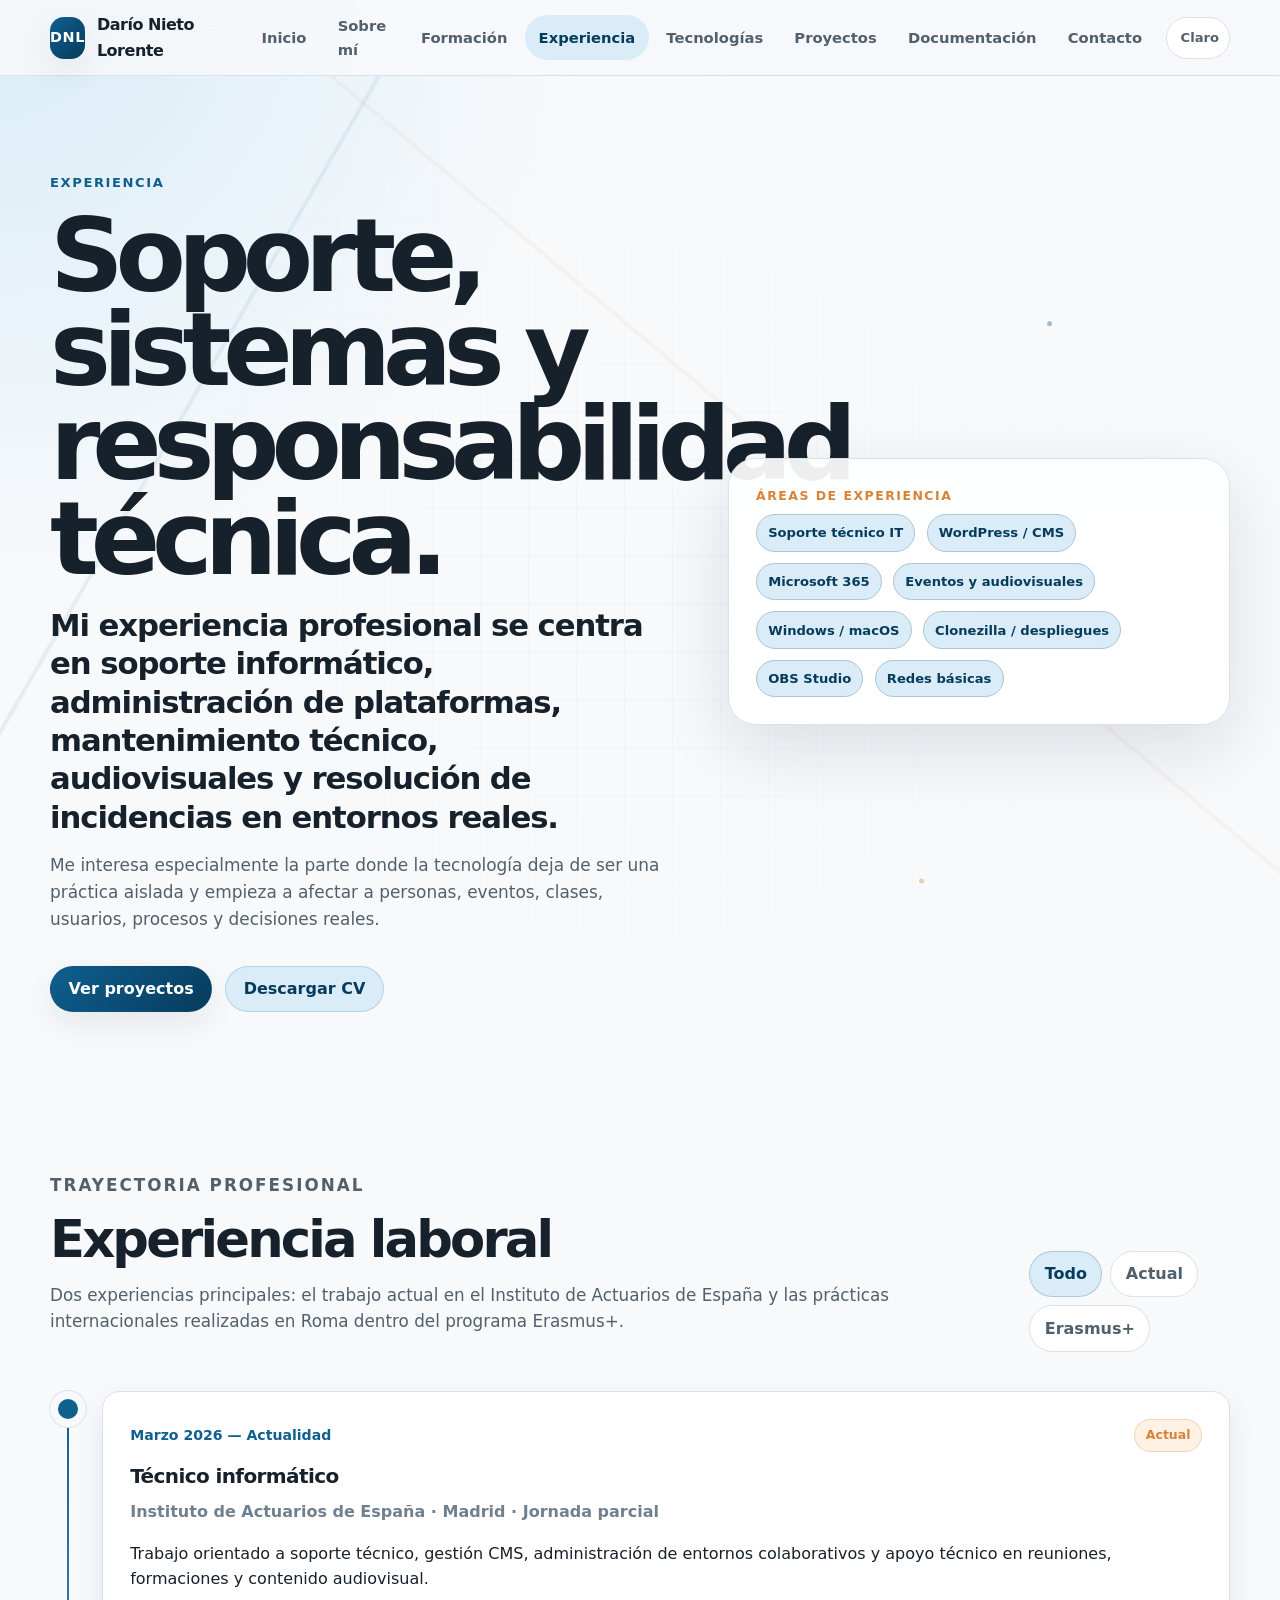
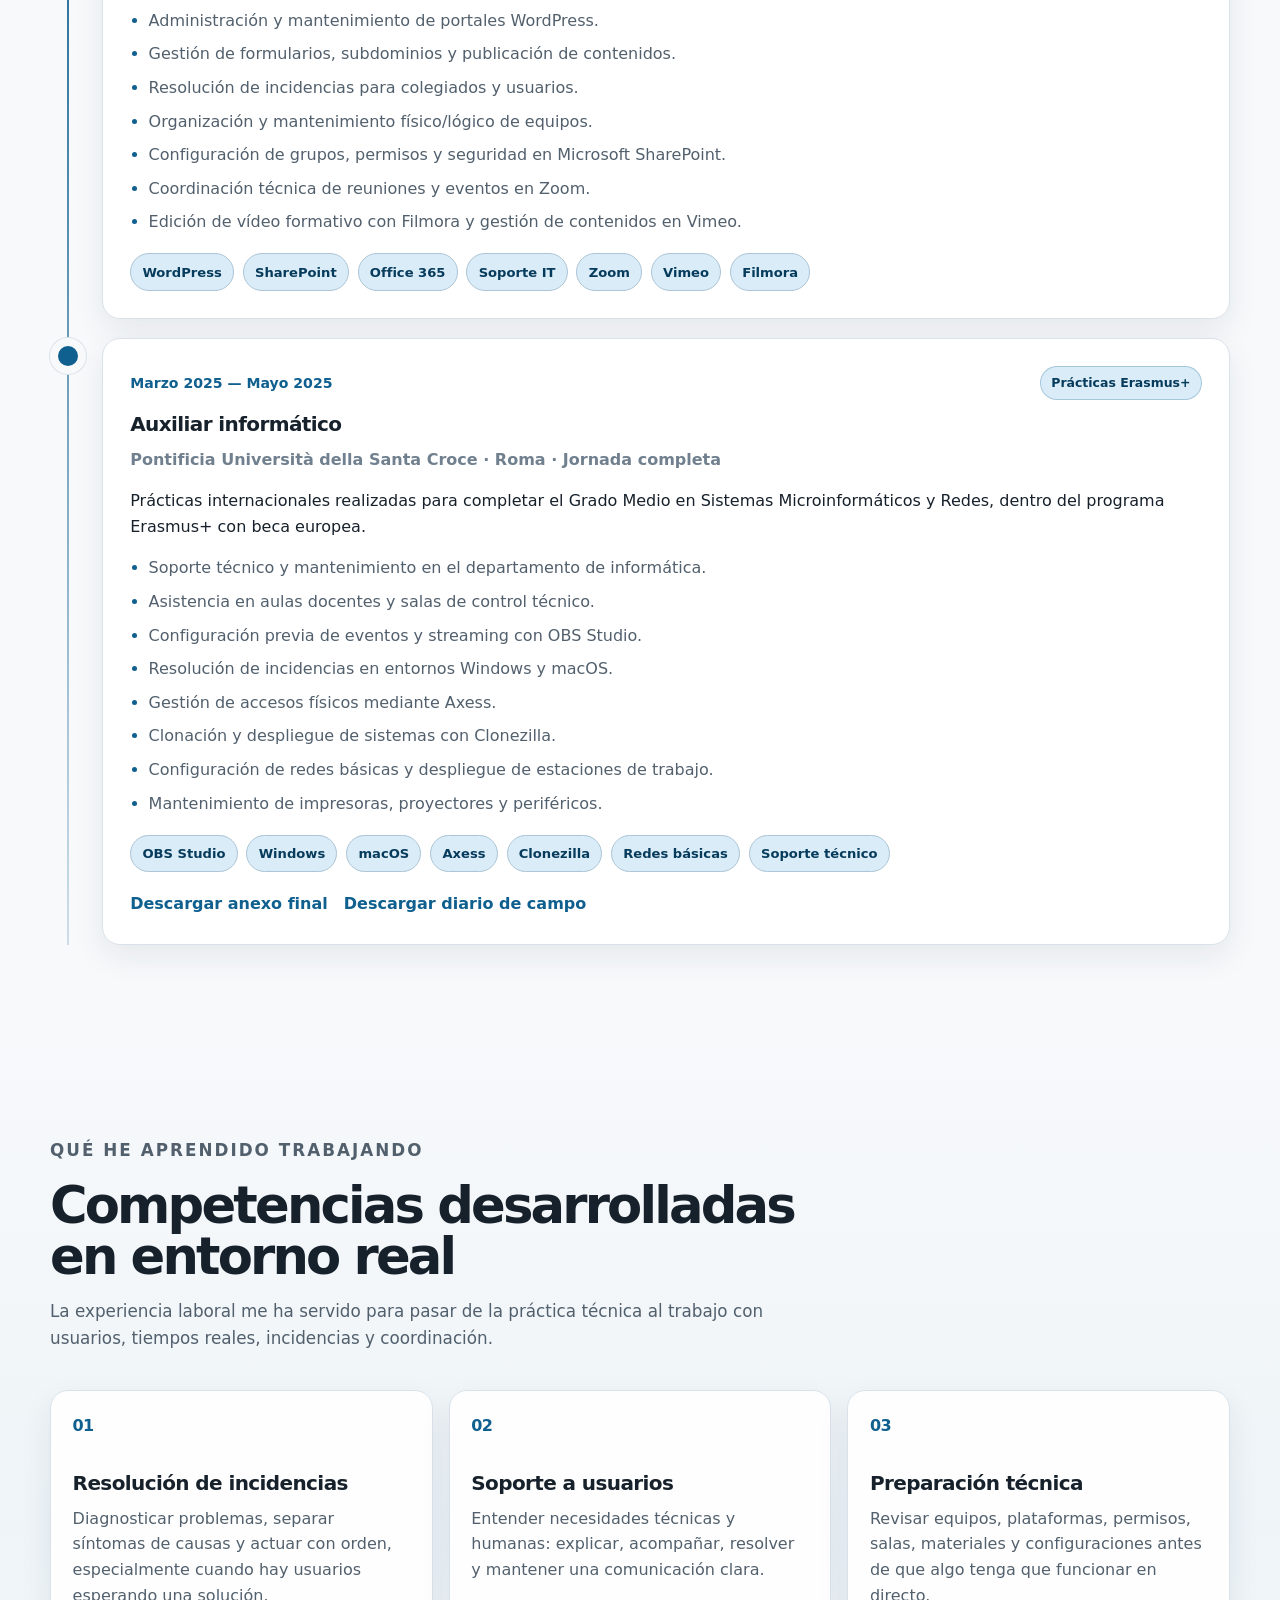
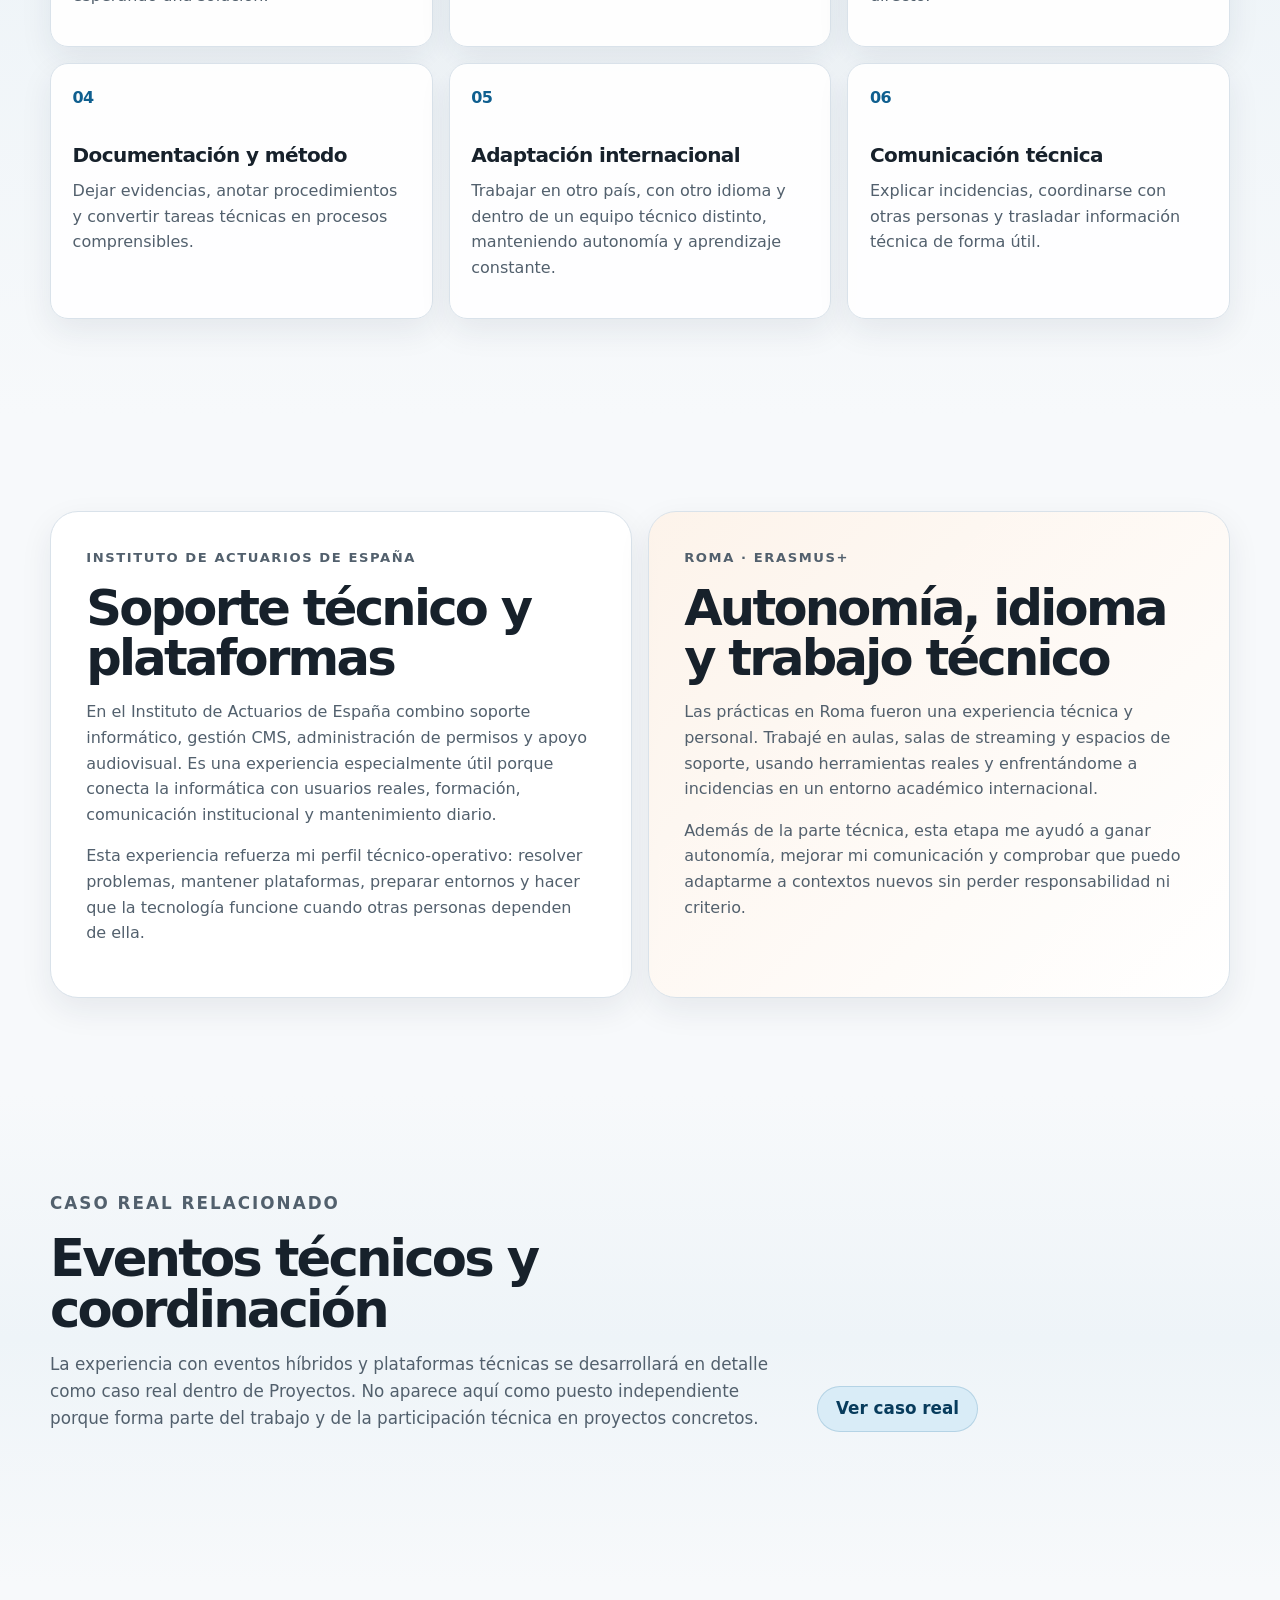
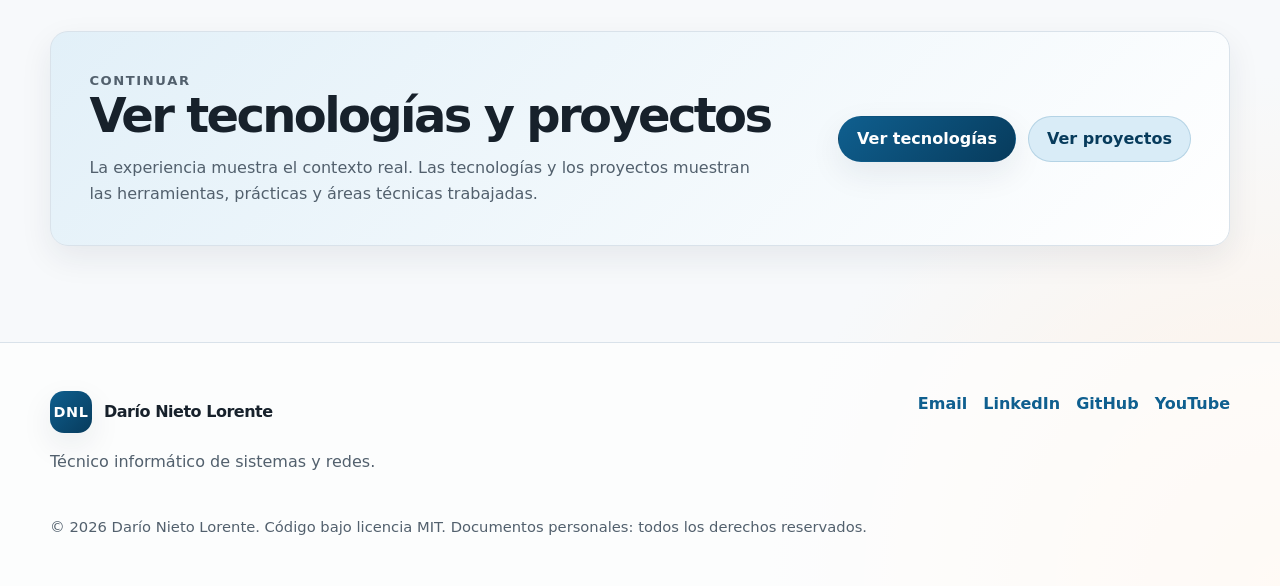
<file: experiencia.html>
<!DOCTYPE html>
<html lang="es" data-page="experiencia">
<head>
  <meta charset="UTF-8">
  <meta name="viewport" content="width=device-width, initial-scale=1.0">

  <title>Experiencia | Darío Nieto Lorente</title>
  <meta name="description" content="Experiencia profesional de Darío Nieto Lorente como técnico informático en sistemas, redes, soporte técnico, WordPress, Microsoft 365, audiovisuales y prácticas Erasmus+ en Roma.">
  <meta name="author" content="Darío Nieto Lorente">

  <link rel="stylesheet" href="assets/css/styles.css">
  <script src="assets/js/main.js" defer></script>
</head>

<body>
  <header class="site-header">
    <nav class="navbar container" aria-label="Navegación principal">
      <a class="brand" href="index.html" aria-label="Inicio">
        <span class="brand-mark">DNL</span>
        <span class="brand-text">Darío Nieto Lorente</span>
      </a>

      <button class="nav-toggle" type="button" aria-label="Abrir menú" aria-expanded="false" data-nav-toggle>
        <span></span>
        <span></span>
        <span></span>
      </button>

      <div class="nav-menu" data-nav-menu>
        <a href="index.html" class="nav-link">Inicio</a>
        <a href="sobre-mi.html" class="nav-link">Sobre mí</a>
        <a href="formacion.html" class="nav-link">Formación</a>
        <a href="experiencia.html" class="nav-link active">Experiencia</a>
        <a href="tecnologias.html" class="nav-link">Tecnologías</a>
        <a href="proyectos.html" class="nav-link">Proyectos</a>
        <a href="documentacion.html" class="nav-link">Documentación</a>
        <a href="contacto.html" class="nav-link">Contacto</a>

        <button class="theme-toggle" type="button" data-theme-toggle aria-label="Cambiar tema">
          <span data-theme-label>Tema</span>
        </button>
      </div>
    </nav>
  </header>

  <main>
    <section class="page-hero section">
      <div class="network-bg" aria-hidden="true"></div>

      <div class="container experience-hero-grid">
        <div class="page-hero-content reveal">
          <p class="eyebrow">Experiencia</p>

          <h1>Soporte, sistemas y responsabilidad técnica.</h1>

          <p class="hero-lead">
            Mi experiencia profesional se centra en soporte informático, administración de plataformas, mantenimiento técnico,
            audiovisuales y resolución de incidencias en entornos reales.
          </p>

          <p class="hero-text">
            Me interesa especialmente la parte donde la tecnología deja de ser una práctica aislada y empieza a afectar a personas,
            eventos, clases, usuarios, procesos y decisiones reales.
          </p>

          <div class="hero-actions">
            <a class="btn btn-primary" href="proyectos.html">Ver proyectos</a>
            <a class="btn btn-secondary" href="assets/docs/cv/DNL-CV.pdf" download>Descargar CV</a>
          </div>
        </div>

        <aside class="experience-summary-card reveal" aria-label="Resumen de experiencia">
          <p class="panel-label">Áreas de experiencia</p>

          <div class="experience-stack">
            <span>Soporte técnico IT</span>
            <span>WordPress / CMS</span>
            <span>Microsoft 365</span>
            <span>Eventos y audiovisuales</span>
            <span>Windows / macOS</span>
            <span>Clonezilla / despliegues</span>
            <span>OBS Studio</span>
            <span>Redes básicas</span>
          </div>
        </aside>
      </div>
    </section>

    <section class="section compact-section">
      <div class="container">
        <div class="section-heading split-heading reveal">
          <div>
            <p class="eyebrow">Trayectoria profesional</p>
            <h2>Experiencia laboral</h2>
            <p>
              Dos experiencias principales: el trabajo actual en el Instituto de Actuarios de España y las prácticas internacionales
              realizadas en Roma dentro del programa Erasmus+.
            </p>
          </div>

          <div class="timeline-controls" aria-label="Filtros de experiencia">
            <button class="filter-btn active" type="button" data-timeline-button="todo">Todo</button>
            <button class="filter-btn" type="button" data-timeline-button="actual">Actual</button>
            <button class="filter-btn" type="button" data-timeline-button="erasmus">Erasmus+</button>
          </div>
        </div>

        <div class="timeline">
          <article class="timeline-item reveal" data-timeline-item="actual">
            <div class="timeline-marker"></div>

            <div class="timeline-card">
              <div class="timeline-top">
                <p class="timeline-date">Marzo 2026 — Actualidad</p>
                <span class="status-pill">Actual</span>
              </div>

              <h3>Técnico informático</h3>
              <p class="timeline-place">Instituto de Actuarios de España · Madrid · Jornada parcial</p>

              <p>
                Trabajo orientado a soporte técnico, gestión CMS, administración de entornos colaborativos y apoyo técnico
                en reuniones, formaciones y contenido audiovisual.
              </p>

              <ul class="clean-list">
                <li>Administración y mantenimiento de portales WordPress.</li>
                <li>Gestión de formularios, subdominios y publicación de contenidos.</li>
                <li>Resolución de incidencias para colegiados y usuarios.</li>
                <li>Organización y mantenimiento físico/lógico de equipos.</li>
                <li>Configuración de grupos, permisos y seguridad en Microsoft SharePoint.</li>
                <li>Coordinación técnica de reuniones y eventos en Zoom.</li>
                <li>Edición de vídeo formativo con Filmora y gestión de contenidos en Vimeo.</li>
              </ul>

              <div class="experience-tags">
                <span>WordPress</span>
                <span>SharePoint</span>
                <span>Office 365</span>
                <span>Soporte IT</span>
                <span>Zoom</span>
                <span>Vimeo</span>
                <span>Filmora</span>
              </div>
            </div>
          </article>

          <article class="timeline-item reveal" data-timeline-item="erasmus">
            <div class="timeline-marker"></div>

            <div class="timeline-card">
              <div class="timeline-top">
                <p class="timeline-date">Marzo 2025 — Mayo 2025</p>
                <span class="status-pill completed">Prácticas Erasmus+</span>
              </div>

              <h3>Auxiliar informático</h3>
              <p class="timeline-place">Pontificia Università della Santa Croce · Roma · Jornada completa</p>

              <p>
                Prácticas internacionales realizadas para completar el Grado Medio en Sistemas Microinformáticos y Redes,
                dentro del programa Erasmus+ con beca europea.
              </p>

              <ul class="clean-list">
                <li>Soporte técnico y mantenimiento en el departamento de informática.</li>
                <li>Asistencia en aulas docentes y salas de control técnico.</li>
                <li>Configuración previa de eventos y streaming con OBS Studio.</li>
                <li>Resolución de incidencias en entornos Windows y macOS.</li>
                <li>Gestión de accesos físicos mediante Axess.</li>
                <li>Clonación y despliegue de sistemas con Clonezilla.</li>
                <li>Configuración de redes básicas y despliegue de estaciones de trabajo.</li>
                <li>Mantenimiento de impresoras, proyectores y periféricos.</li>
              </ul>

              <div class="experience-tags">
                <span>OBS Studio</span>
                <span>Windows</span>
                <span>macOS</span>
                <span>Axess</span>
                <span>Clonezilla</span>
                <span>Redes básicas</span>
                <span>Soporte técnico</span>
              </div>

              <div class="card-actions">
                <a class="text-link" href="assets/docs/certificados/DNL-AnexoRoma.pdf" download>Descargar anexo final</a>
                <a class="text-link" href="assets/docs/proyectos/casos-reales/DNL-DiarioCampo.docx" download>Descargar diario de campo</a>
              </div>
            </div>
          </article>
        </div>
      </div>
    </section>

    <section class="section alt-section">
      <div class="container">
        <div class="section-heading reveal">
          <p class="eyebrow">Qué he aprendido trabajando</p>
          <h2>Competencias desarrolladas en entorno real</h2>
          <p>
            La experiencia laboral me ha servido para pasar de la práctica técnica al trabajo con usuarios, tiempos reales,
            incidencias y coordinación.
          </p>
        </div>

        <div class="experience-grid">
          <article class="experience-card reveal">
            <span class="card-number">01</span>
            <h3>Resolución de incidencias</h3>
            <p>
              Diagnosticar problemas, separar síntomas de causas y actuar con orden, especialmente cuando hay usuarios esperando una solución.
            </p>
          </article>

          <article class="experience-card reveal">
            <span class="card-number">02</span>
            <h3>Soporte a usuarios</h3>
            <p>
              Entender necesidades técnicas y humanas: explicar, acompañar, resolver y mantener una comunicación clara.
            </p>
          </article>

          <article class="experience-card reveal">
            <span class="card-number">03</span>
            <h3>Preparación técnica</h3>
            <p>
              Revisar equipos, plataformas, permisos, salas, materiales y configuraciones antes de que algo tenga que funcionar en directo.
            </p>
          </article>

          <article class="experience-card reveal">
            <span class="card-number">04</span>
            <h3>Documentación y método</h3>
            <p>
              Dejar evidencias, anotar procedimientos y convertir tareas técnicas en procesos comprensibles.
            </p>
          </article>

          <article class="experience-card reveal">
            <span class="card-number">05</span>
            <h3>Adaptación internacional</h3>
            <p>
              Trabajar en otro país, con otro idioma y dentro de un equipo técnico distinto, manteniendo autonomía y aprendizaje constante.
            </p>
          </article>

          <article class="experience-card reveal">
            <span class="card-number">06</span>
            <h3>Comunicación técnica</h3>
            <p>
              Explicar incidencias, coordinarse con otras personas y trasladar información técnica de forma útil.
            </p>
          </article>
        </div>
      </div>
    </section>

    <section class="section">
      <div class="container experience-detail-grid">
        <article class="deep-card reveal">
          <p class="eyebrow">Instituto de Actuarios de España</p>
          <h2>Soporte técnico y plataformas</h2>
          <p>
            En el Instituto de Actuarios de España combino soporte informático, gestión CMS, administración de permisos y apoyo
            audiovisual. Es una experiencia especialmente útil porque conecta la informática con usuarios reales, formación,
            comunicación institucional y mantenimiento diario.
          </p>

          <p>
            Esta experiencia refuerza mi perfil técnico-operativo: resolver problemas, mantener plataformas, preparar entornos
            y hacer que la tecnología funcione cuando otras personas dependen de ella.
          </p>
        </article>

        <article class="deep-card accent-card reveal">
          <p class="eyebrow">Roma · Erasmus+</p>
          <h2>Autonomía, idioma y trabajo técnico</h2>
          <p>
            Las prácticas en Roma fueron una experiencia técnica y personal. Trabajé en aulas, salas de streaming y espacios de soporte,
            usando herramientas reales y enfrentándome a incidencias en un entorno académico internacional.
          </p>

          <p>
            Además de la parte técnica, esta etapa me ayudó a ganar autonomía, mejorar mi comunicación y comprobar que puedo adaptarme
            a contextos nuevos sin perder responsabilidad ni criterio.
          </p>
        </article>
      </div>
    </section>

    <section class="section alt-section">
      <div class="container">
        <div class="section-heading split-heading reveal">
          <div>
            <p class="eyebrow">Caso real relacionado</p>
            <h2>Eventos técnicos y coordinación</h2>
            <p>
              La experiencia con eventos híbridos y plataformas técnicas se desarrollará en detalle como caso real dentro de Proyectos.
              No aparece aquí como puesto independiente porque forma parte del trabajo y de la participación técnica en proyectos concretos.
            </p>
          </div>

          <p style="width: 100%;"><a class="btn btn-secondary" href="proyectos.html#evento-iae-upro">Ver caso real</a></p>
        </div>
      </div>
    </section>

    <section class="section cta-section">
      <div class="container">
        <div class="cta-card reveal">
          <div>
            <p class="eyebrow">Continuar</p>
            <h2>Ver tecnologías y proyectos</h2>
            <p>
              La experiencia muestra el contexto real. Las tecnologías y los proyectos muestran las herramientas, prácticas y áreas técnicas trabajadas.
            </p>
          </div>

          <div class="cta-actions">
            <a class="btn btn-primary" href="tecnologias.html">Ver tecnologías</a>
            <a class="btn btn-secondary" href="proyectos.html">Ver proyectos</a>
          </div>
        </div>
      </div>
    </section>
  </main>

  <footer class="site-footer">
    <div class="container footer-grid">
      <div>
        <a class="brand footer-brand" href="index.html">
          <span class="brand-mark">DNL</span>
          <span class="brand-text">Darío Nieto Lorente</span>
        </a>

        <p>Técnico informático de sistemas y redes.</p>
      </div>

      <div class="footer-links">
        <a href="mailto:365darionieto@gmail.com">Email</a>
        <a href="https://www.linkedin.com/in/dar%C3%ADo-nieto-lorente-a3496b2aa/" target="_blank" rel="noopener noreferrer">LinkedIn</a>
        <a href="https://github.com/Dario-Tech-Valley/git-repo" target="_blank" rel="noopener noreferrer">GitHub</a>
        <a href="https://www.youtube.com/@dario_techValley" target="_blank" rel="noopener noreferrer">YouTube</a>
      </div>

      <p class="footer-copy">
        © <span data-current-year></span> Darío Nieto Lorente. Código bajo licencia MIT. Documentos personales: todos los derechos reservados.
      </p>
    </div>
  </footer>
</body>
</html>
</file>
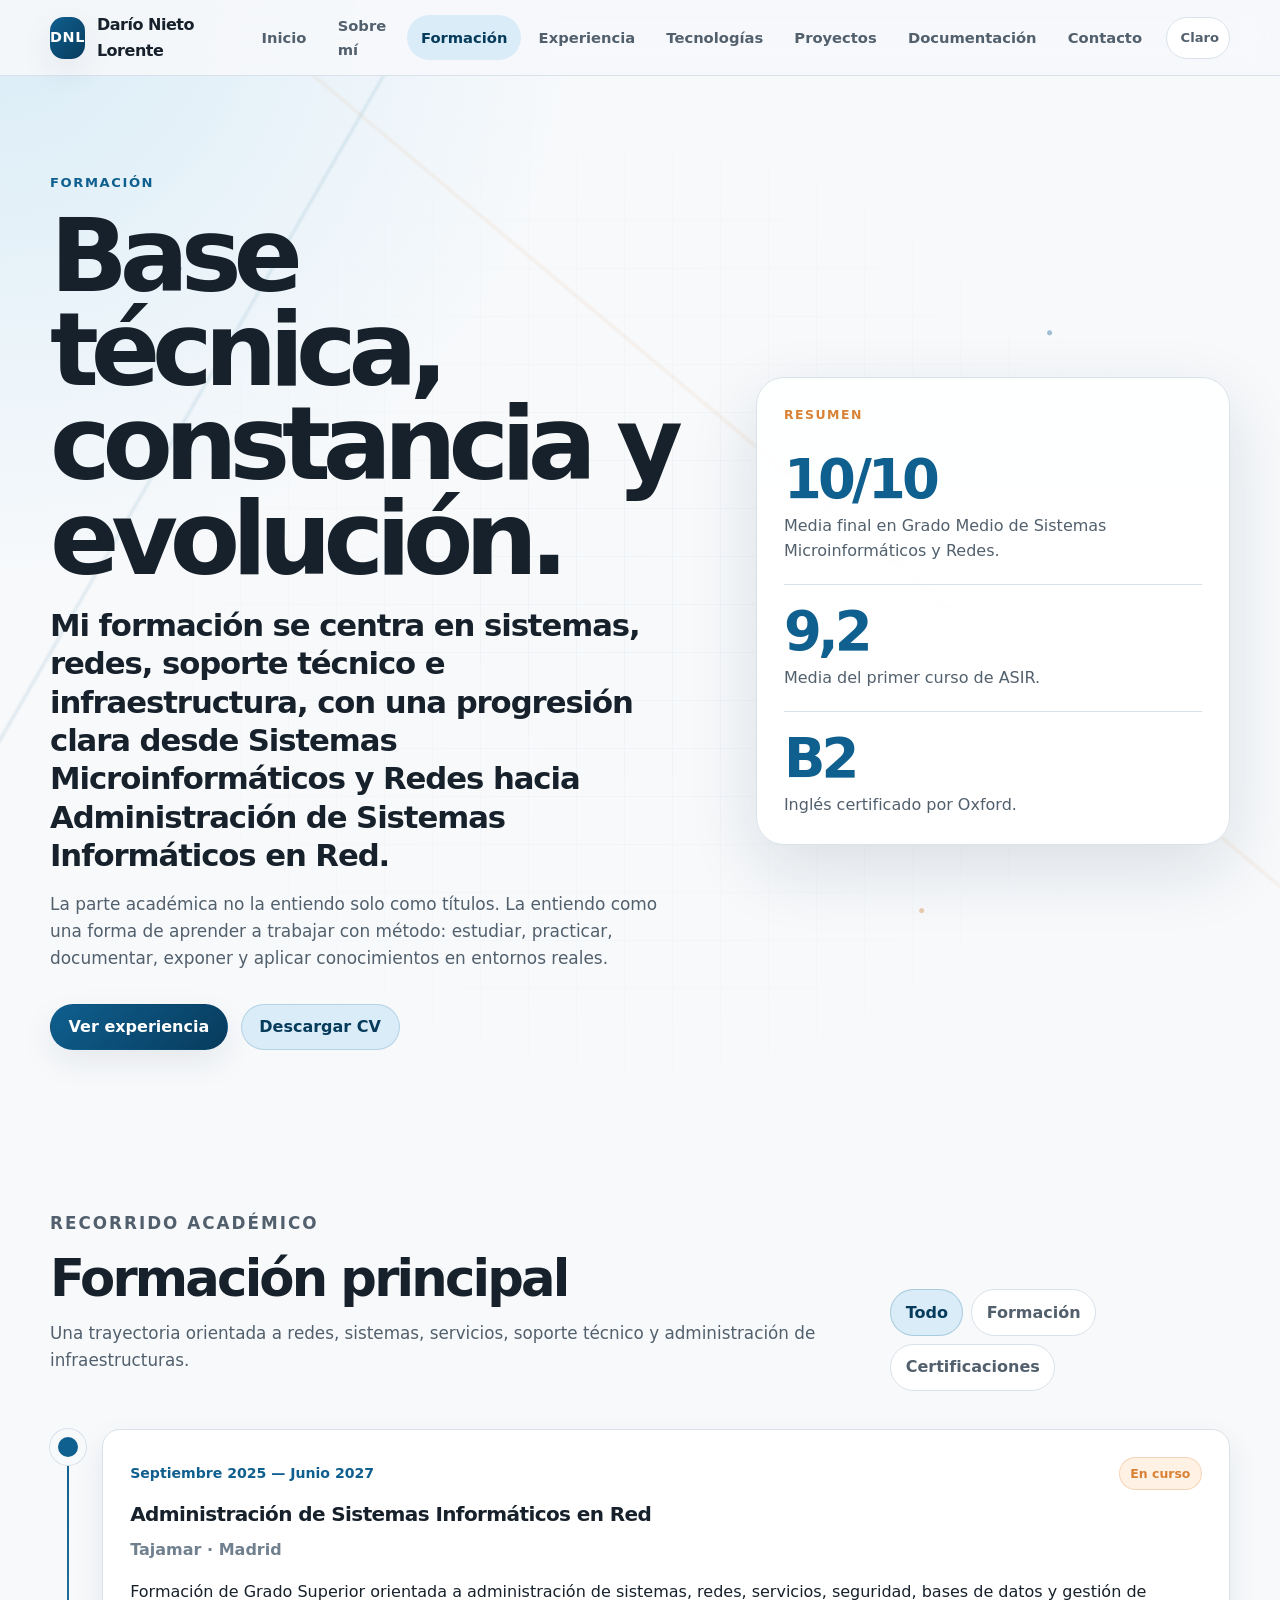
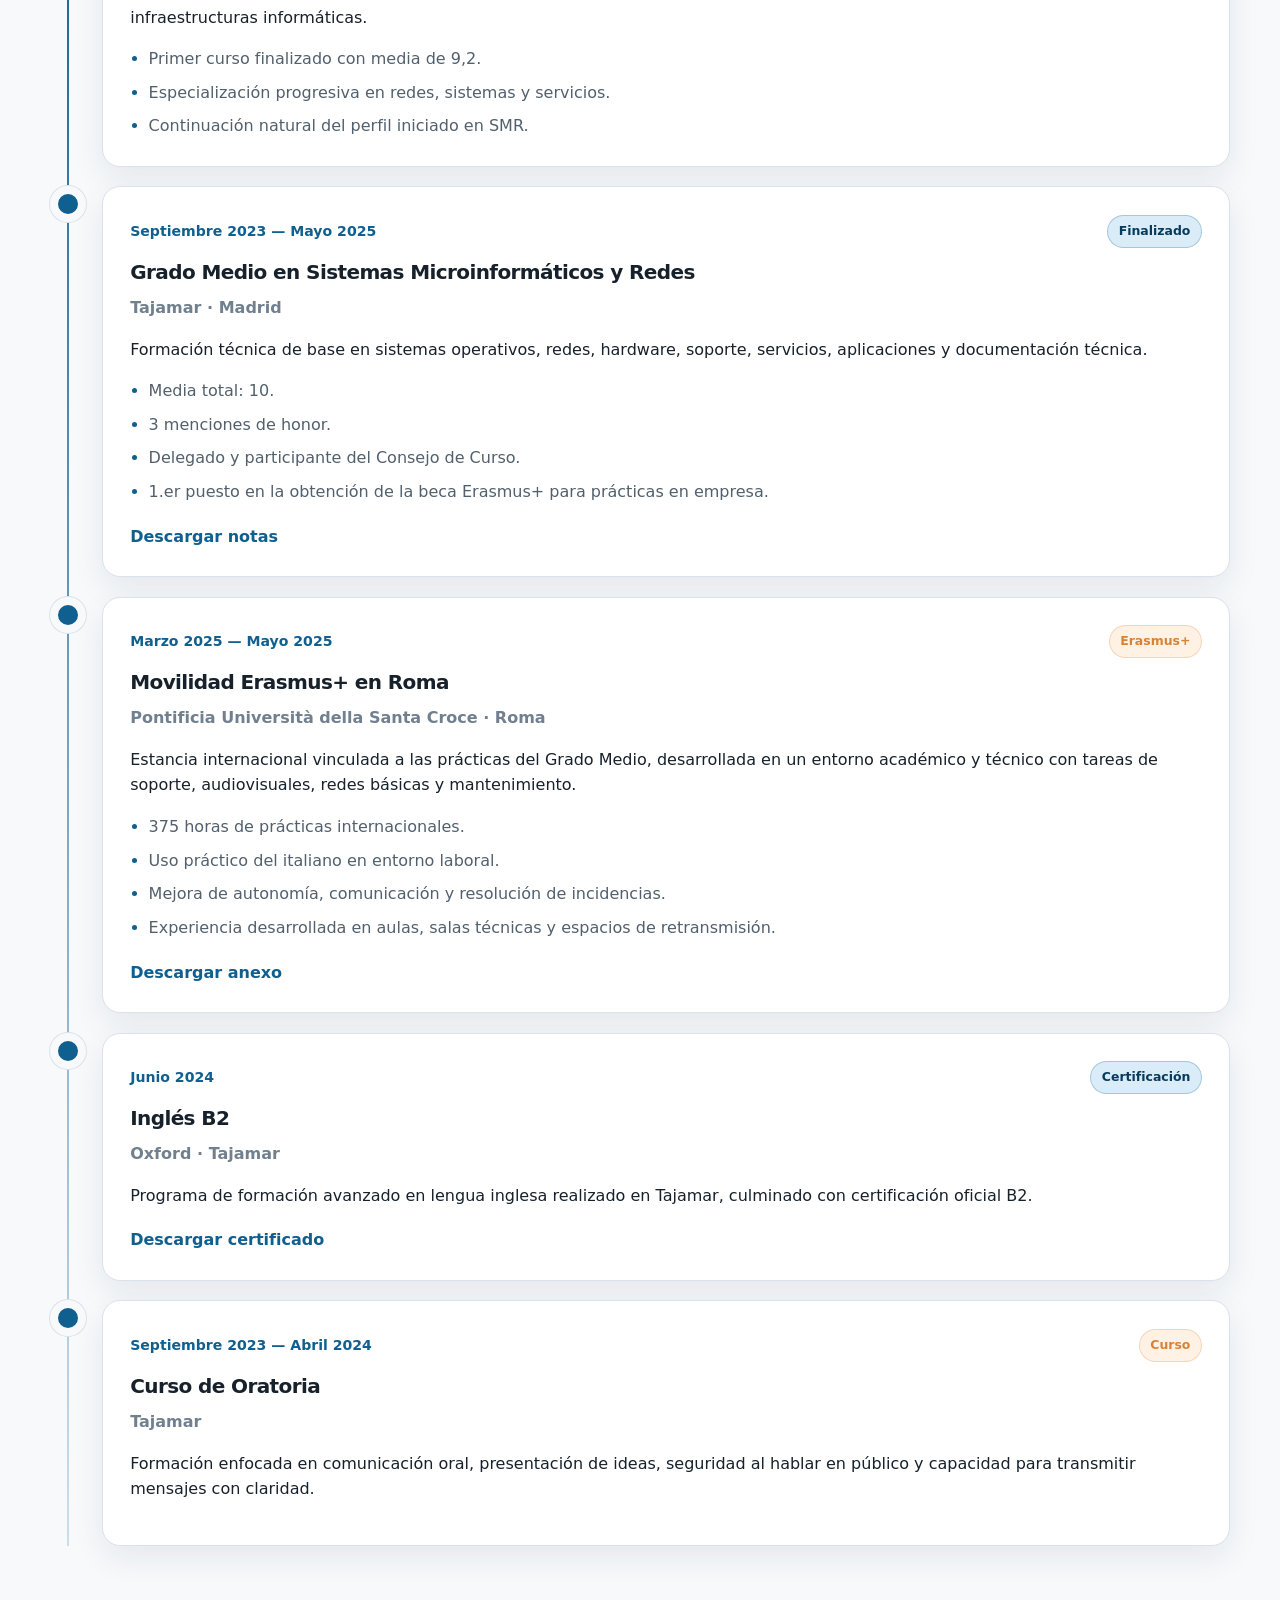
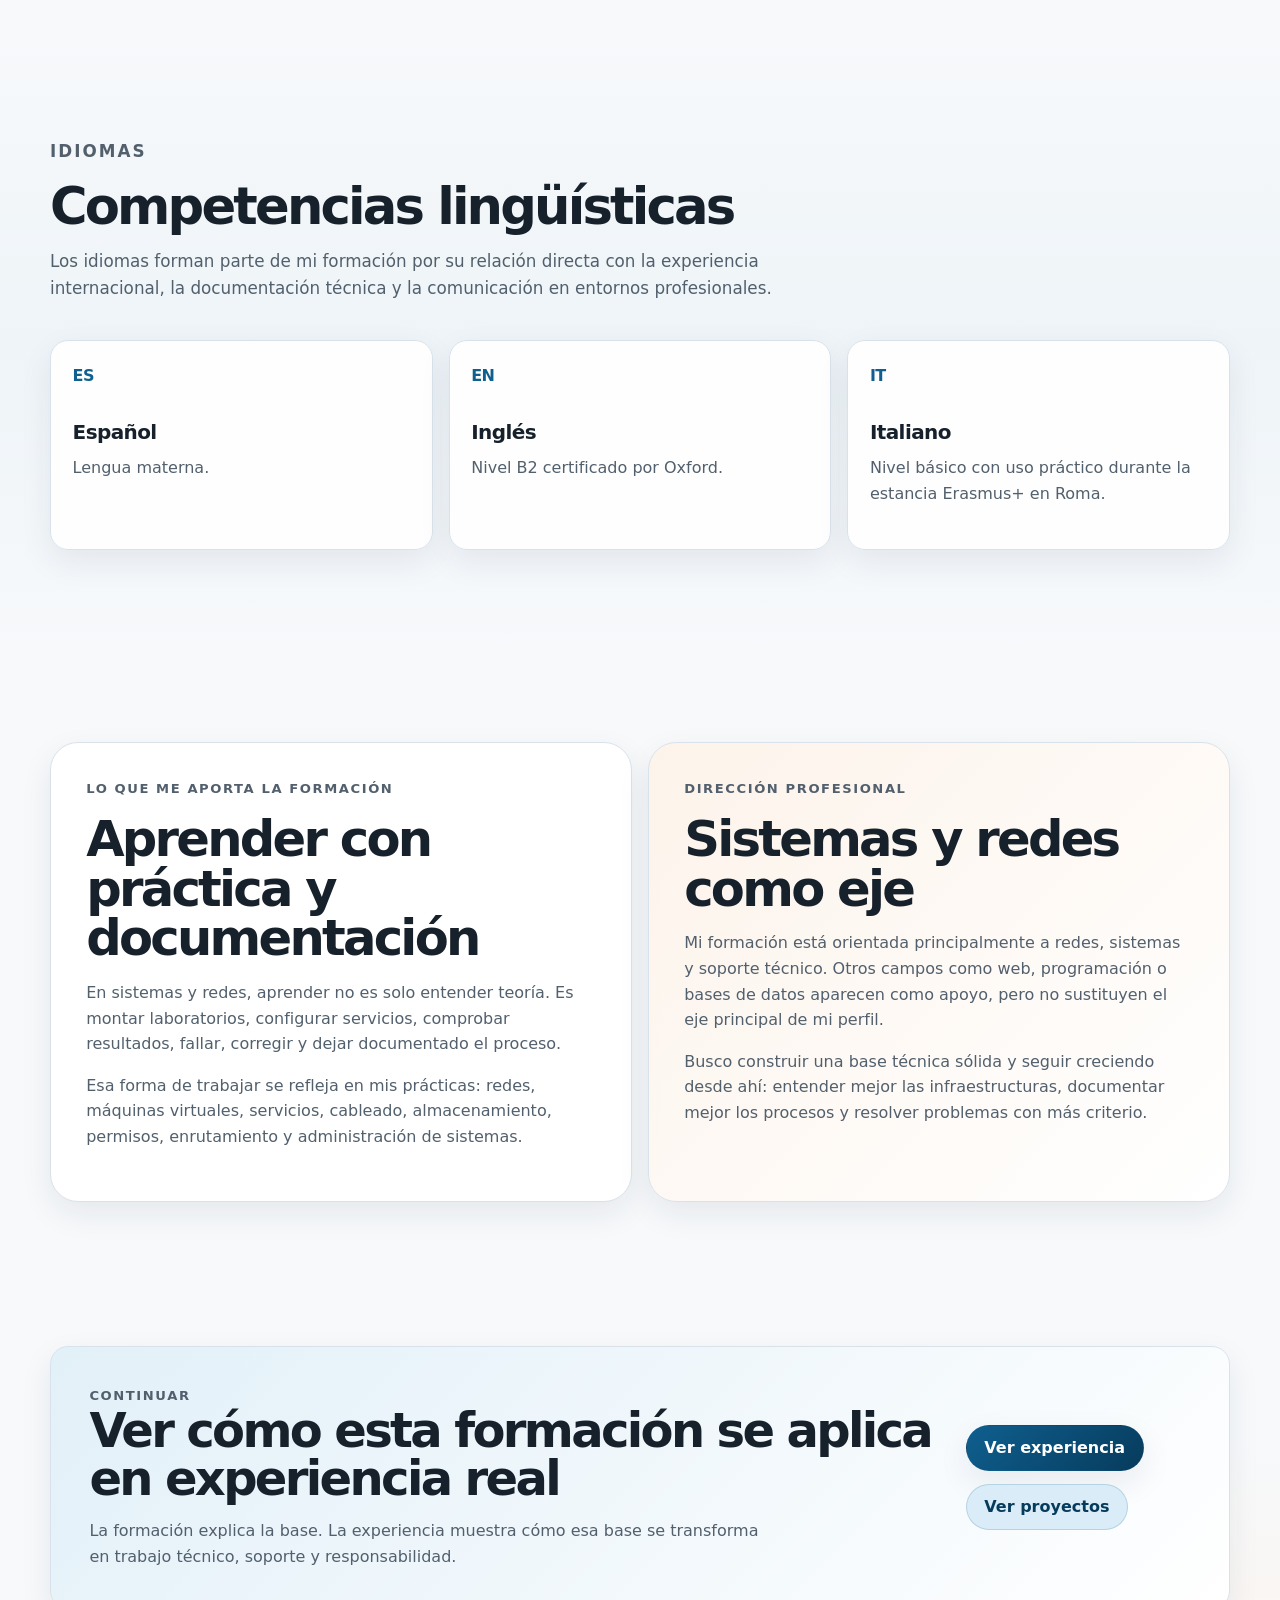
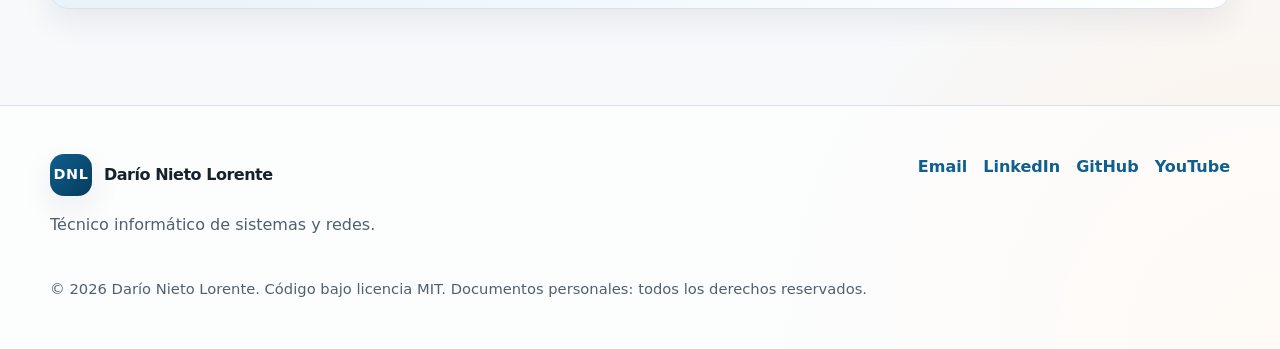
<file: formacion.html>
<!DOCTYPE html>
<html lang="es" data-page="formacion">
<head>
  <meta charset="UTF-8">
  <meta name="viewport" content="width=device-width, initial-scale=1.0">

  <title>Formación | Darío Nieto Lorente</title>
  <meta name="description" content="Formación académica de Darío Nieto Lorente: Administración de Sistemas Informáticos en Red, Sistemas Microinformáticos y Redes, Erasmus+, inglés B2 y oratoria.">
  <meta name="author" content="Darío Nieto Lorente">

  <link rel="stylesheet" href="assets/css/styles.css">
  <script src="assets/js/main.js" defer></script>
</head>

<body>
  <header class="site-header">
    <nav class="navbar container" aria-label="Navegación principal">
      <a class="brand" href="index.html" aria-label="Inicio">
        <span class="brand-mark">DNL</span>
        <span class="brand-text">Darío Nieto Lorente</span>
      </a>

      <button class="nav-toggle" type="button" aria-label="Abrir menú" aria-expanded="false" data-nav-toggle>
        <span></span>
        <span></span>
        <span></span>
      </button>

      <div class="nav-menu" data-nav-menu>
        <a href="index.html" class="nav-link">Inicio</a>
        <a href="sobre-mi.html" class="nav-link">Sobre mí</a>
        <a href="formacion.html" class="nav-link active">Formación</a>
        <a href="experiencia.html" class="nav-link">Experiencia</a>
        <a href="tecnologias.html" class="nav-link">Tecnologías</a>
        <a href="proyectos.html" class="nav-link">Proyectos</a>
        <a href="documentacion.html" class="nav-link">Documentación</a>
        <a href="contacto.html" class="nav-link">Contacto</a>

        <button class="theme-toggle" type="button" data-theme-toggle aria-label="Cambiar tema">
          <span data-theme-label>Tema</span>
        </button>
      </div>
    </nav>
  </header>

  <main>
    <section class="page-hero section">
      <div class="network-bg" aria-hidden="true"></div>

      <div class="container formation-hero-grid">
        <div class="page-hero-content reveal">
          <p class="eyebrow">Formación</p>

          <h1>Base técnica, constancia y evolución.</h1>

          <p class="hero-lead">
            Mi formación se centra en sistemas, redes, soporte técnico e infraestructura, con una progresión clara desde
            Sistemas Microinformáticos y Redes hacia Administración de Sistemas Informáticos en Red.
          </p>

          <p class="hero-text">
            La parte académica no la entiendo solo como títulos. La entiendo como una forma de aprender a trabajar con método:
            estudiar, practicar, documentar, exponer y aplicar conocimientos en entornos reales.
          </p>

          <div class="hero-actions">
            <a class="btn btn-primary" href="experiencia.html">Ver experiencia</a>
            <a class="btn btn-secondary" href="assets/docs/cv/DNL-CV.pdf" download>Descargar CV</a>
          </div>
        </div>

        <aside class="education-summary-card reveal" aria-label="Resumen formativo">
          <p class="panel-label">Resumen</p>

          <div class="summary-metric">
            <span>10/10</span>
            <p>Media final en Grado Medio de Sistemas Microinformáticos y Redes.</p>
          </div>

          <div class="summary-metric">
            <span>9,2</span>
            <p>Media del primer curso de ASIR.</p>
          </div>

          <div class="summary-metric">
            <span>B2</span>
            <p>Inglés certificado por Oxford.</p>
          </div>
        </aside>
      </div>
    </section>

    <section class="section compact-section">
      <div class="container">
        <div class="section-heading split-heading reveal">
          <div>
            <p class="eyebrow">Recorrido académico</p>
            <h2>Formación principal</h2>
            <p>
              Una trayectoria orientada a redes, sistemas, servicios, soporte técnico y administración de infraestructuras.
            </p>
          </div>

          <div class="timeline-controls" aria-label="Filtros de formación">
            <button class="filter-btn active" type="button" data-timeline-button="todo">Todo</button>
            <button class="filter-btn" type="button" data-timeline-button="formacion">Formación</button>
            <button class="filter-btn" type="button" data-timeline-button="certificacion">Certificaciones</button>
          </div>
        </div>

        <div class="timeline">
          <article class="timeline-item reveal" data-timeline-item="formacion">
            <div class="timeline-marker"></div>

            <div class="timeline-card">
              <div class="timeline-top">
                <p class="timeline-date">Septiembre 2025 — Junio 2027</p>
                <span class="status-pill">En curso</span>
              </div>

              <h3>Administración de Sistemas Informáticos en Red</h3>
              <p class="timeline-place">Tajamar · Madrid</p>

              <p>
                Formación de Grado Superior orientada a administración de sistemas, redes, servicios, seguridad, bases de datos
                y gestión de infraestructuras informáticas.
              </p>

              <ul class="clean-list">
                <li>Primer curso finalizado con media de 9,2.</li>
                <li>Especialización progresiva en redes, sistemas y servicios.</li>
                <li>Continuación natural del perfil iniciado en SMR.</li>
              </ul>
            </div>
          </article>

          <article class="timeline-item reveal" data-timeline-item="formacion">
            <div class="timeline-marker"></div>

            <div class="timeline-card">
              <div class="timeline-top">
                <p class="timeline-date">Septiembre 2023 — Mayo 2025</p>
                <span class="status-pill completed">Finalizado</span>
              </div>

              <h3>Grado Medio en Sistemas Microinformáticos y Redes</h3>
              <p class="timeline-place">Tajamar · Madrid</p>

              <p>
                Formación técnica de base en sistemas operativos, redes, hardware, soporte, servicios, aplicaciones y documentación técnica.
              </p>

              <ul class="clean-list">
                <li>Media total: 10.</li>
                <li>3 menciones de honor.</li>
                <li>Delegado y participante del Consejo de Curso.</li>
                <li>1.er puesto en la obtención de la beca Erasmus+ para prácticas en empresa.</li>
              </ul>

              <div class="card-actions">
                <a class="text-link" href="assets/docs/certificados/DNL-NotasGM.pdf" download>Descargar notas</a>
              </div>
            </div>
          </article>

          <article class="timeline-item reveal" data-timeline-item="formacion">
            <div class="timeline-marker"></div>

            <div class="timeline-card">
              <div class="timeline-top">
                <p class="timeline-date">Marzo 2025 — Mayo 2025</p>
                <span class="status-pill">Erasmus+</span>
              </div>

              <h3>Movilidad Erasmus+ en Roma</h3>
              <p class="timeline-place">Pontificia Università della Santa Croce · Roma</p>

              <p>
                Estancia internacional vinculada a las prácticas del Grado Medio, desarrollada en un entorno académico y técnico
                con tareas de soporte, audiovisuales, redes básicas y mantenimiento.
              </p>

              <ul class="clean-list">
                <li>375 horas de prácticas internacionales.</li>
                <li>Uso práctico del italiano en entorno laboral.</li>
                <li>Mejora de autonomía, comunicación y resolución de incidencias.</li>
                <li>Experiencia desarrollada en aulas, salas técnicas y espacios de retransmisión.</li>
              </ul>

              <div class="card-actions">
                <a class="text-link" href="assets/docs/certificados/DNL-AnexoRoma.pdf" download>Descargar anexo</a>
              </div>
            </div>
          </article>

          <article class="timeline-item reveal" data-timeline-item="certificacion">
            <div class="timeline-marker"></div>

            <div class="timeline-card">
              <div class="timeline-top">
                <p class="timeline-date">Junio 2024</p>
                <span class="status-pill completed">Certificación</span>
              </div>

              <h3>Inglés B2</h3>
              <p class="timeline-place">Oxford · Tajamar</p>

              <p>
                Programa de formación avanzado en lengua inglesa realizado en Tajamar, culminado con certificación oficial B2.
              </p>

              <div class="card-actions">
                <a class="text-link" href="assets/docs/certificados/DNL-B2.pdf" download>Descargar certificado</a>
              </div>
            </div>
          </article>

          <article class="timeline-item reveal" data-timeline-item="certificacion">
            <div class="timeline-marker"></div>

            <div class="timeline-card">
              <div class="timeline-top">
                <p class="timeline-date">Septiembre 2023 — Abril 2024</p>
                <span class="status-pill">Curso</span>
              </div>

              <h3>Curso de Oratoria</h3>
              <p class="timeline-place">Tajamar</p>

              <p>
                Formación enfocada en comunicación oral, presentación de ideas, seguridad al hablar en público y capacidad
                para transmitir mensajes con claridad.
              </p>
            </div>
          </article>
        </div>
      </div>
    </section>

    <section class="section alt-section">
      <div class="container">
        <div class="section-heading reveal">
          <p class="eyebrow">Idiomas</p>
          <h2>Competencias lingüísticas</h2>
          <p>
            Los idiomas forman parte de mi formación por su relación directa con la experiencia internacional, la documentación técnica
            y la comunicación en entornos profesionales.
          </p>
        </div>

        <div class="language-grid">
          <article class="language-card reveal">
            <span class="card-number">ES</span>
            <h3>Español</h3>
            <p>Lengua materna.</p>
          </article>

          <article class="language-card reveal">
            <span class="card-number">EN</span>
            <h3>Inglés</h3>
            <p>Nivel B2 certificado por Oxford.</p>
          </article>

          <article class="language-card reveal">
            <span class="card-number">IT</span>
            <h3>Italiano</h3>
            <p>Nivel básico con uso práctico durante la estancia Erasmus+ en Roma.</p>
          </article>
        </div>
      </div>
    </section>

    <section class="section">
      <div class="container formation-focus-grid">
        <article class="deep-card reveal">
          <p class="eyebrow">Lo que me aporta la formación</p>
          <h2>Aprender con práctica y documentación</h2>
          <p>
            En sistemas y redes, aprender no es solo entender teoría. Es montar laboratorios, configurar servicios,
            comprobar resultados, fallar, corregir y dejar documentado el proceso.
          </p>

          <p>
            Esa forma de trabajar se refleja en mis prácticas: redes, máquinas virtuales, servicios, cableado, almacenamiento,
            permisos, enrutamiento y administración de sistemas.
          </p>
        </article>

        <article class="deep-card accent-card reveal">
          <p class="eyebrow">Dirección profesional</p>
          <h2>Sistemas y redes como eje</h2>
          <p>
            Mi formación está orientada principalmente a redes, sistemas y soporte técnico. Otros campos como web, programación
            o bases de datos aparecen como apoyo, pero no sustituyen el eje principal de mi perfil.
          </p>

          <p>
            Busco construir una base técnica sólida y seguir creciendo desde ahí: entender mejor las infraestructuras,
            documentar mejor los procesos y resolver problemas con más criterio.
          </p>
        </article>
      </div>
    </section>

    <section class="section cta-section">
      <div class="container">
        <div class="cta-card reveal">
          <div>
            <p class="eyebrow">Continuar</p>
            <h2>Ver cómo esta formación se aplica en experiencia real</h2>
            <p>
              La formación explica la base. La experiencia muestra cómo esa base se transforma en trabajo técnico, soporte y responsabilidad.
            </p>
          </div>

          <div class="cta-actions">
            <a class="btn btn-primary" href="experiencia.html">Ver experiencia</a>
            <a class="btn btn-secondary" href="proyectos.html">Ver proyectos</a>
          </div>
        </div>
      </div>
    </section>
  </main>

  <footer class="site-footer">
    <div class="container footer-grid">
      <div>
        <a class="brand footer-brand" href="index.html">
          <span class="brand-mark">DNL</span>
          <span class="brand-text">Darío Nieto Lorente</span>
        </a>

        <p>Técnico informático de sistemas y redes.</p>
      </div>

      <div class="footer-links">
        <a href="mailto:365darionieto@gmail.com">Email</a>
        <a href="https://www.linkedin.com/in/dar%C3%ADo-nieto-lorente-a3496b2aa/" target="_blank" rel="noopener noreferrer">LinkedIn</a>
        <a href="https://github.com/Dario-Tech-Valley/git-repo" target="_blank" rel="noopener noreferrer">GitHub</a>
        <a href="https://www.youtube.com/@dario_techValley" target="_blank" rel="noopener noreferrer">YouTube</a>
      </div>

      <p class="footer-copy">
        © <span data-current-year></span> Darío Nieto Lorente. Código bajo licencia MIT. Documentos personales: todos los derechos reservados.
      </p>
    </div>
  </footer>
</body>
</html>
</file>
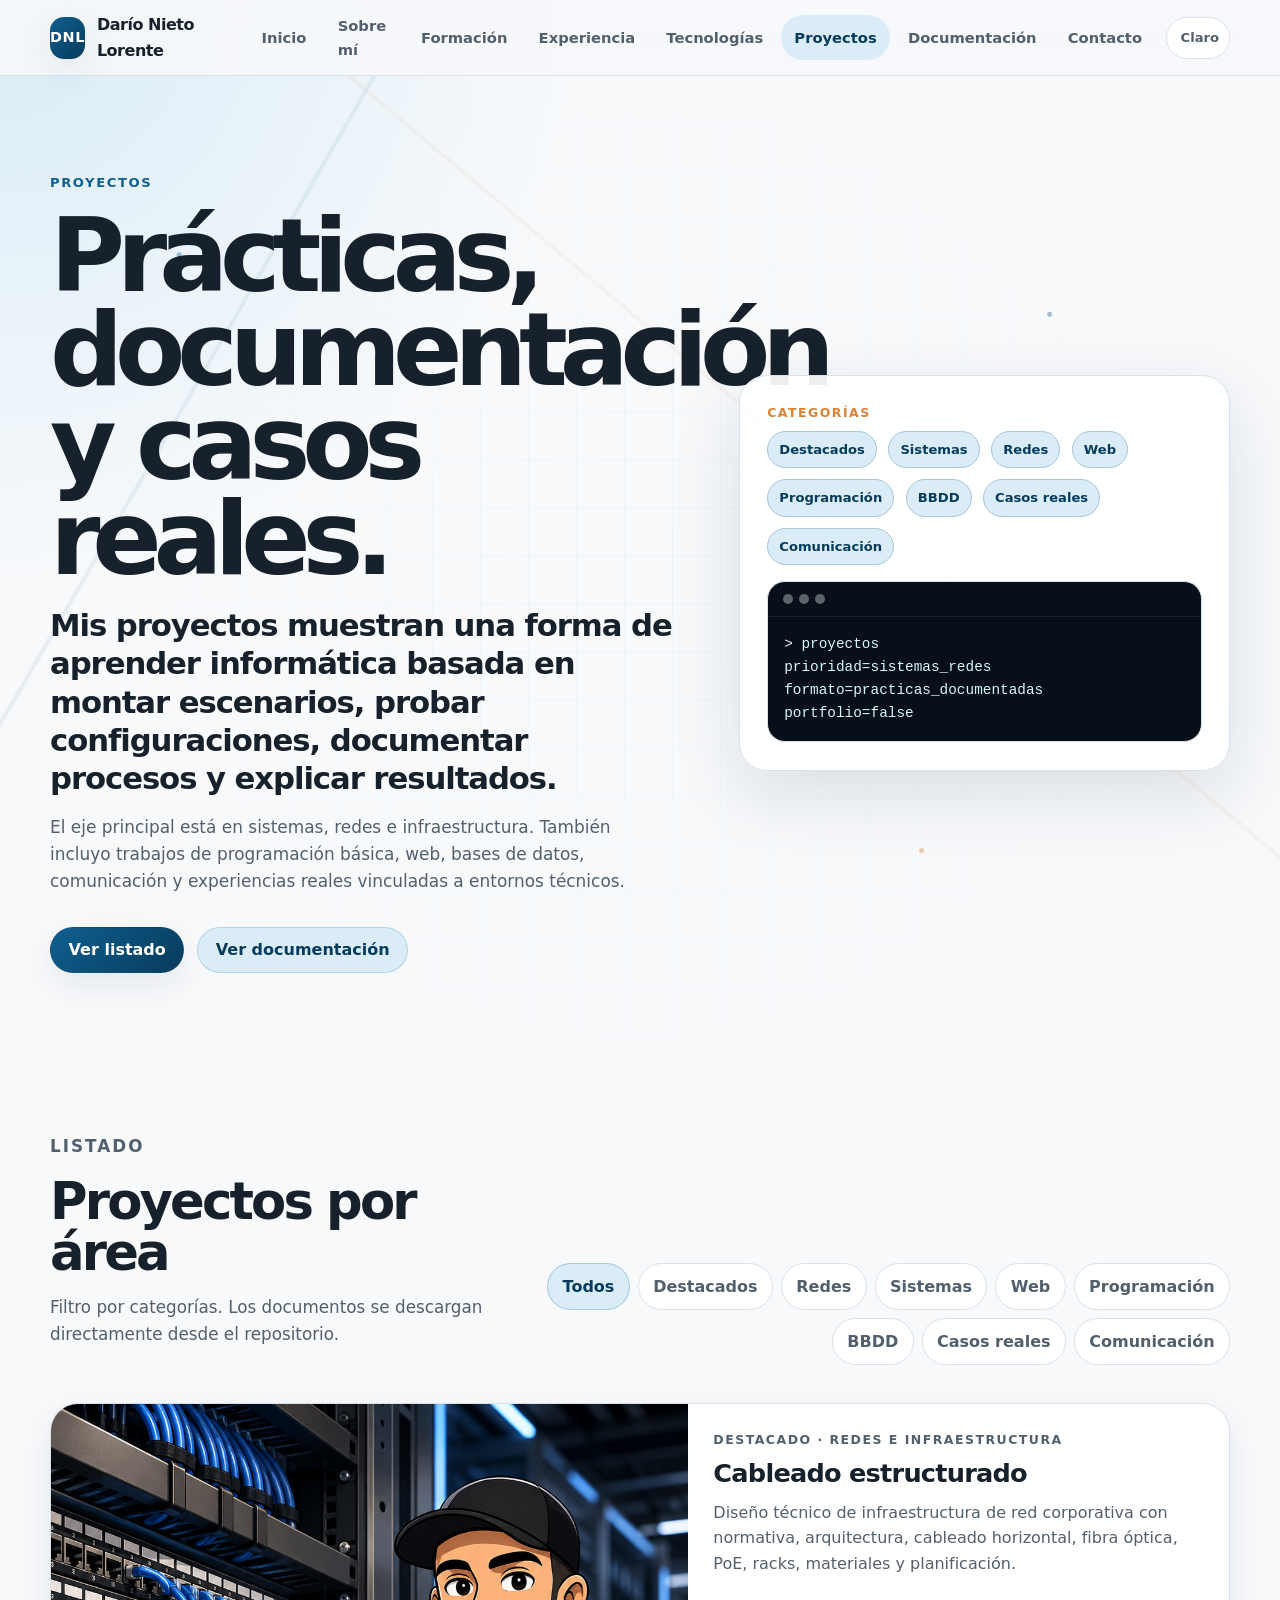
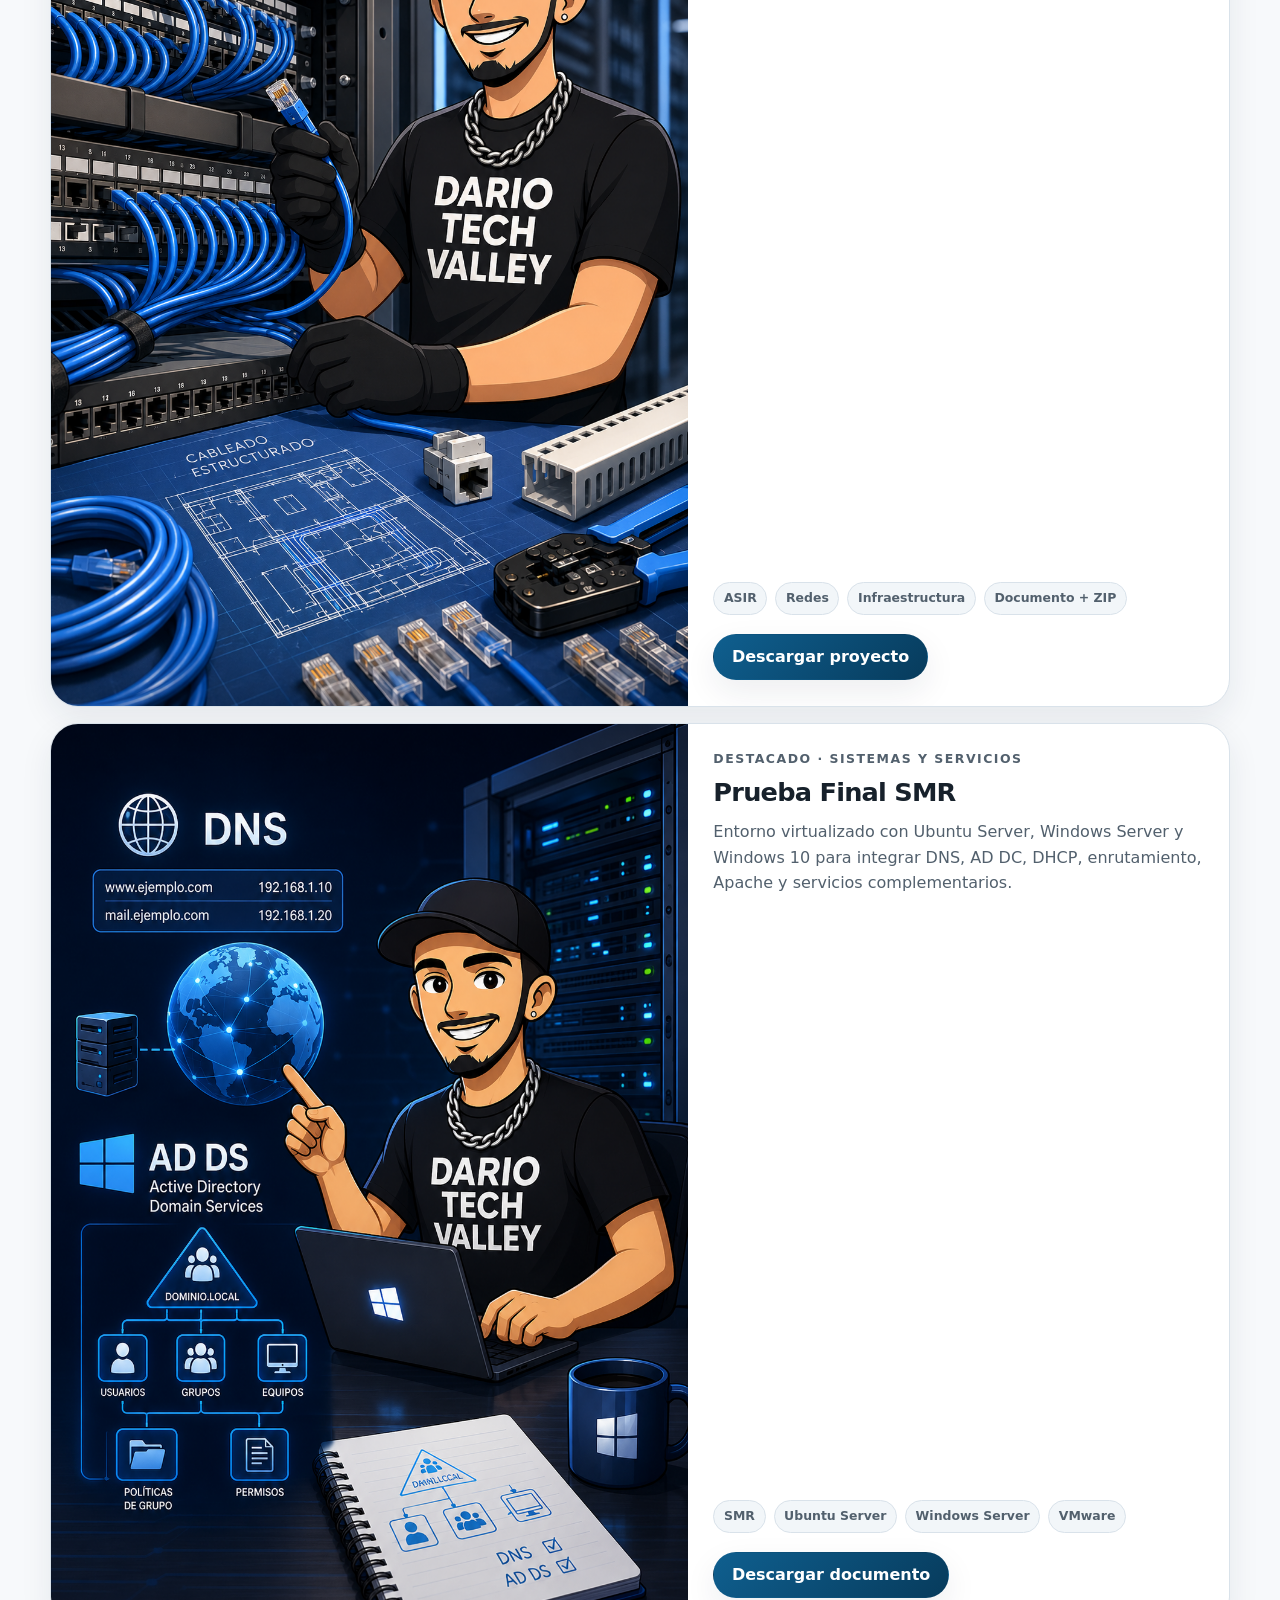
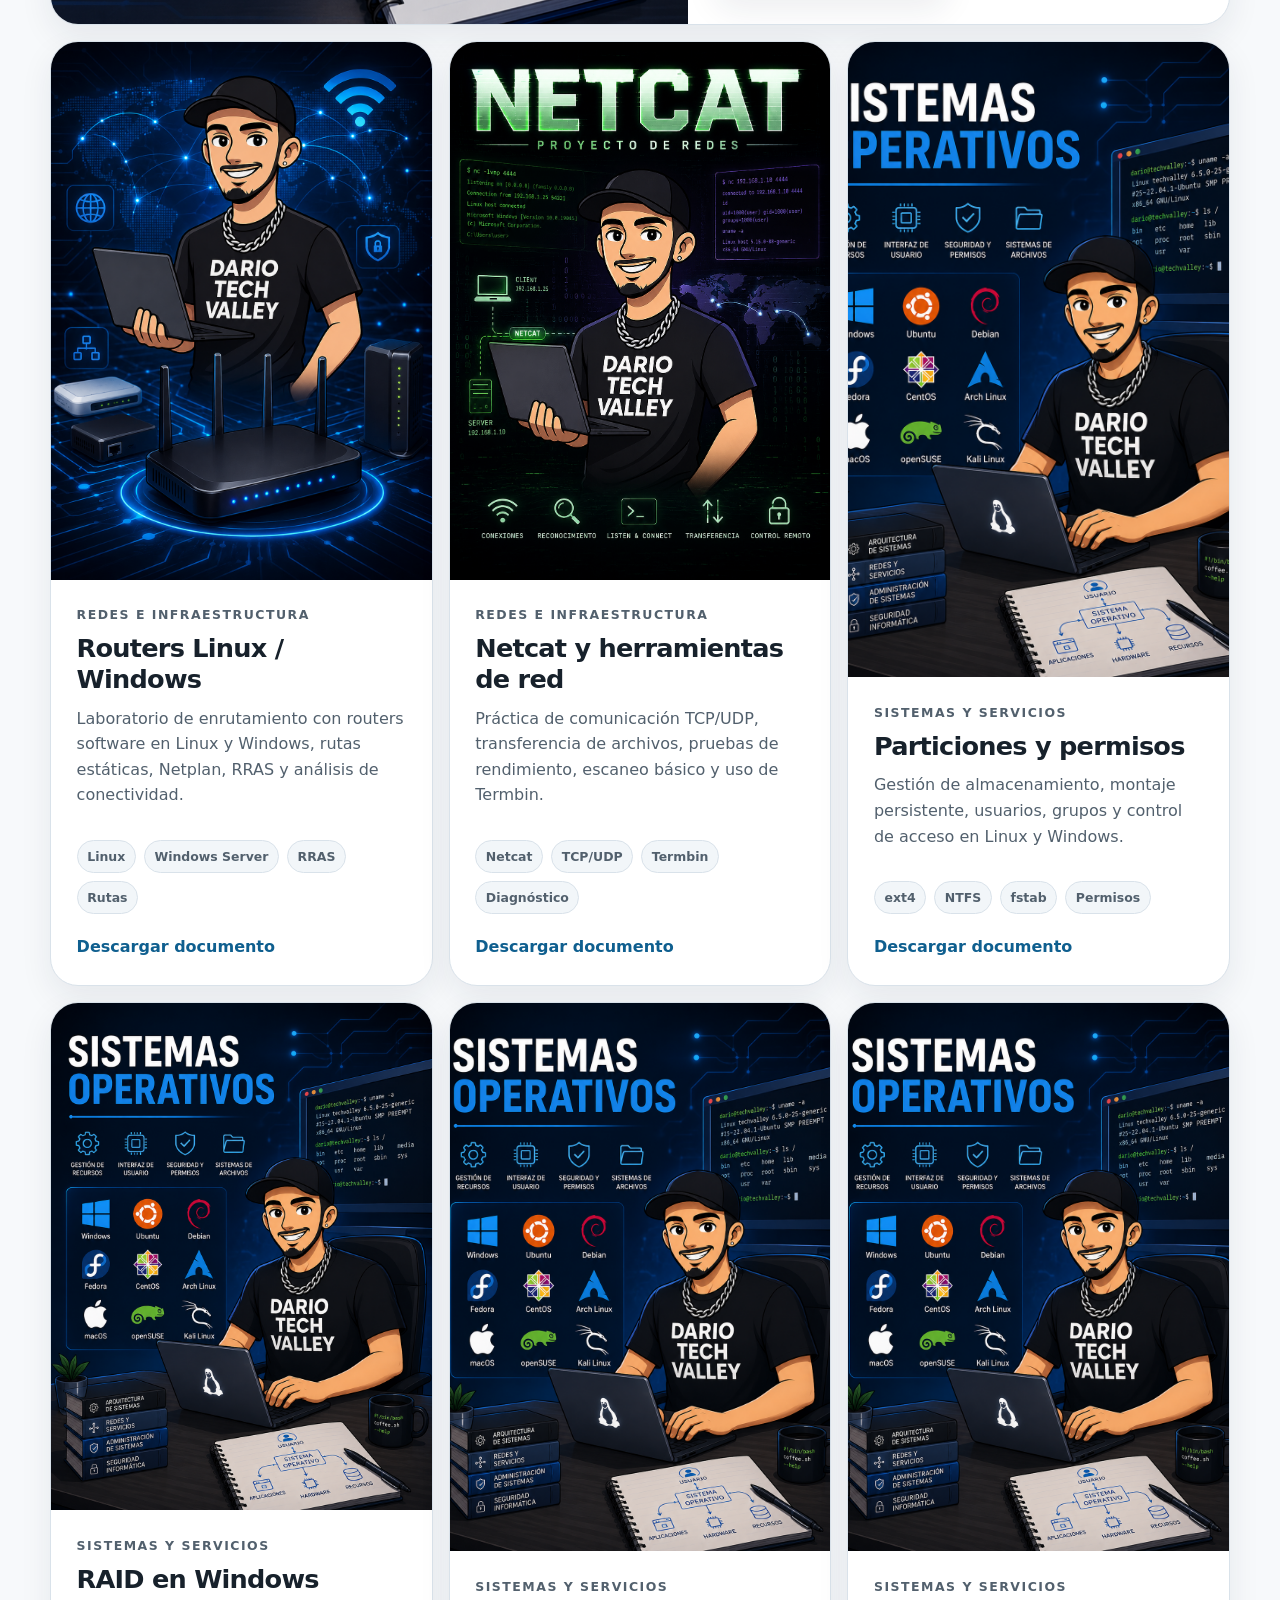
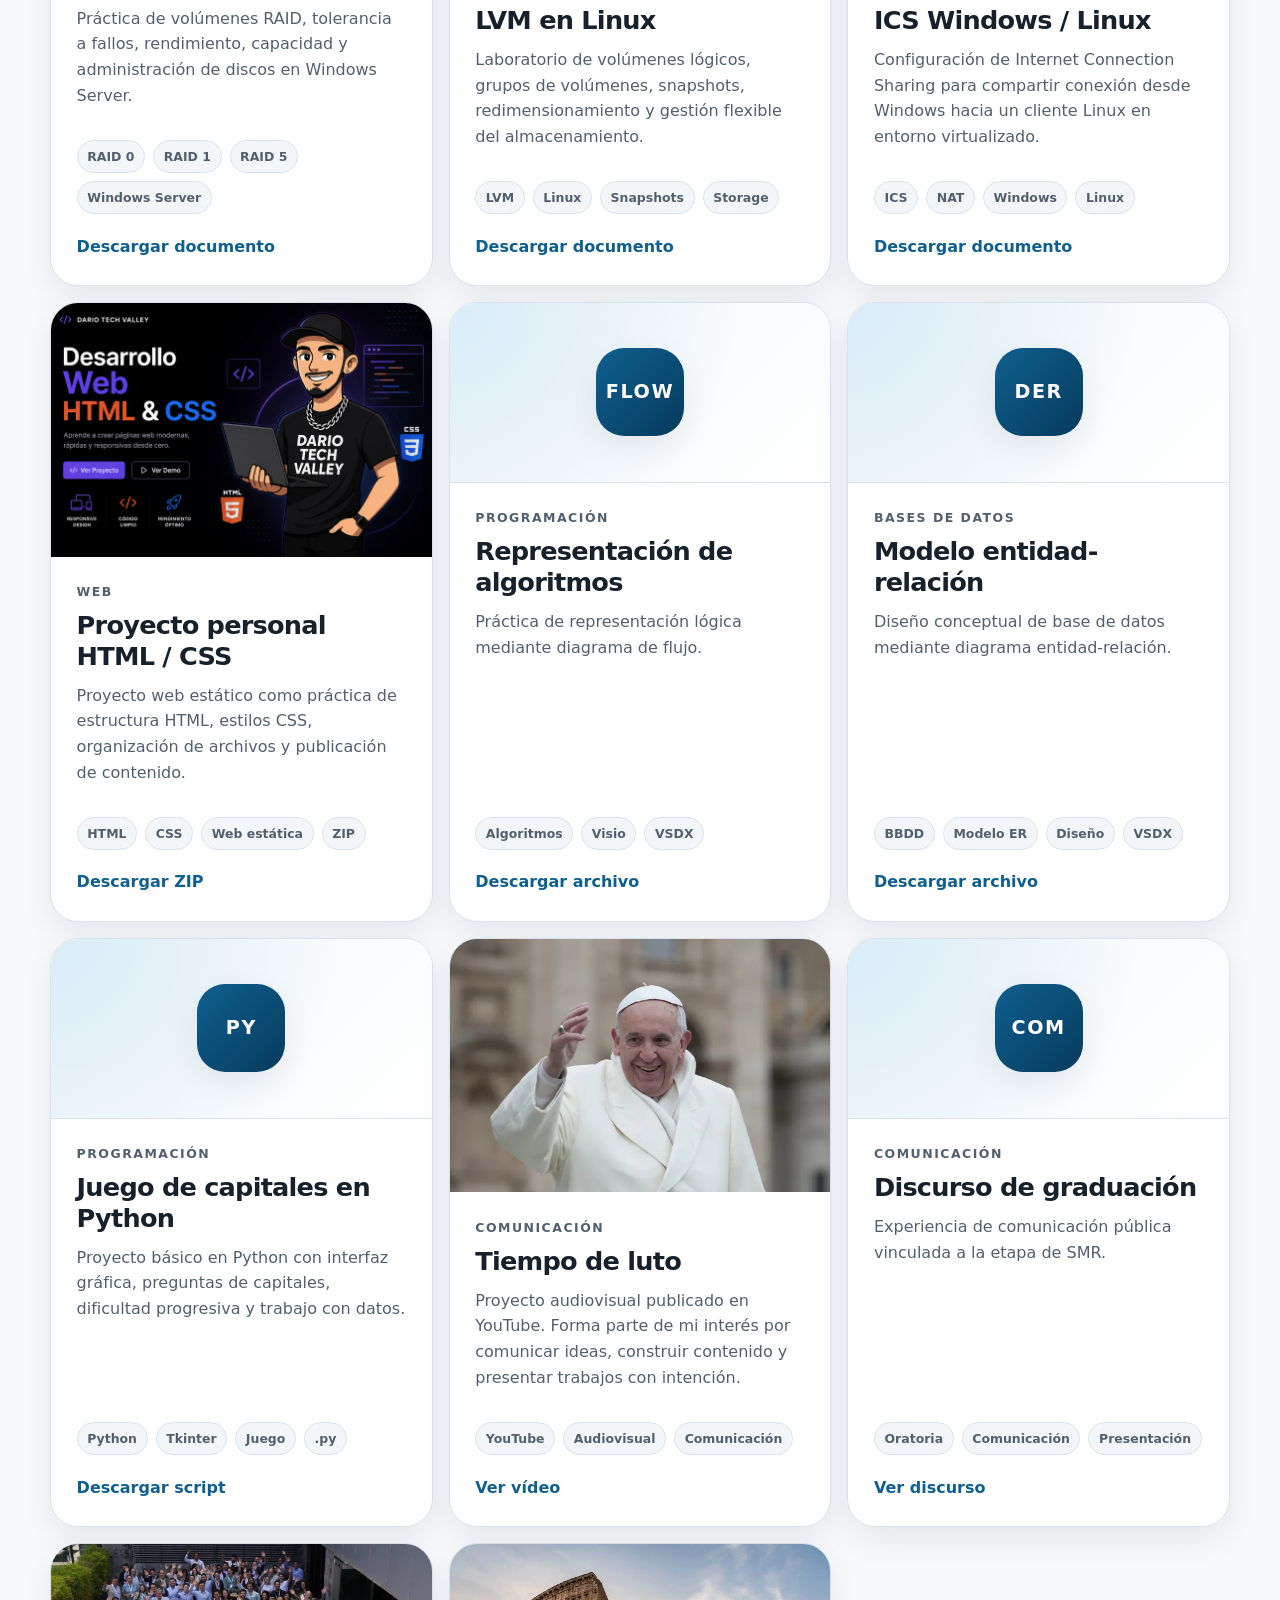
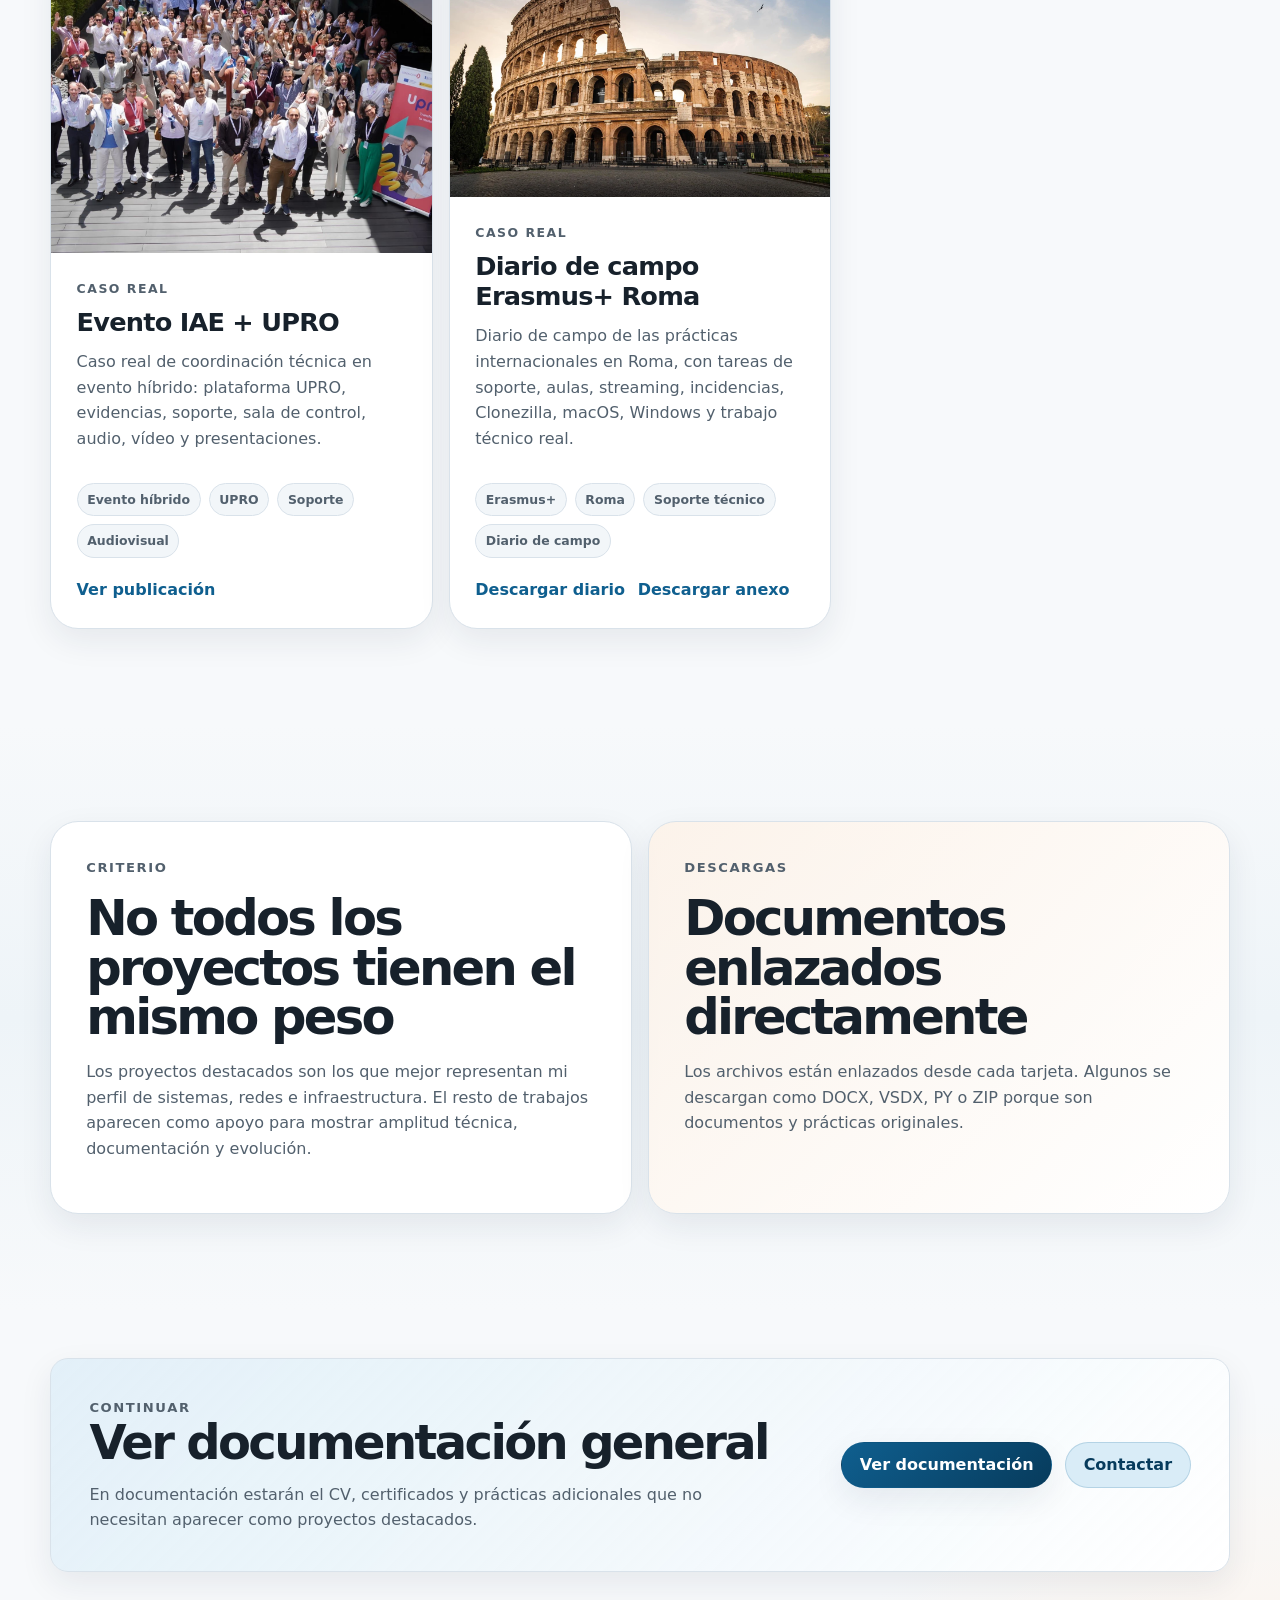
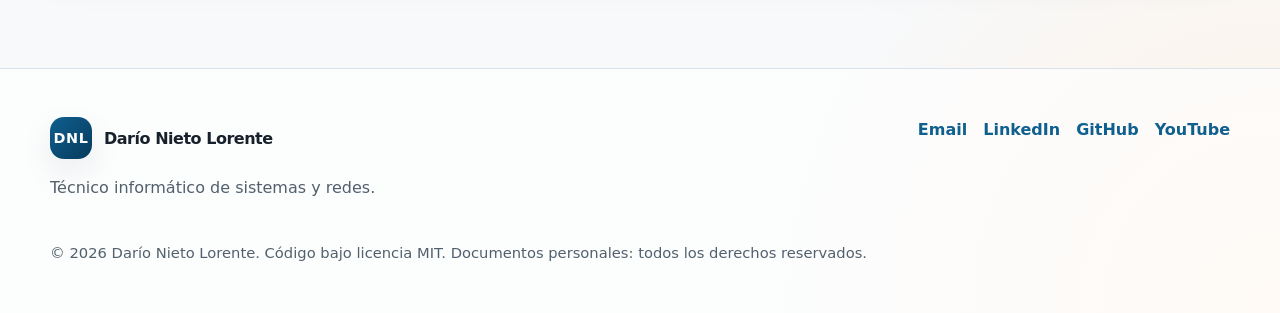
<file: proyectos.html>
<!DOCTYPE html>
<html lang="es" data-page="proyectos">
<head>
  <meta charset="UTF-8">
  <meta name="viewport" content="width=device-width, initial-scale=1.0">

  <title>Proyectos | Darío Nieto Lorente</title>
  <meta name="description" content="Proyectos de Darío Nieto Lorente: sistemas, redes, servicios, cableado estructurado, documentación técnica, programación básica, comunicación y casos reales.">
  <meta name="author" content="Darío Nieto Lorente">

  <link rel="stylesheet" href="assets/css/styles.css">
  <script src="assets/js/main.js" defer></script>
</head>

<body>
  <header class="site-header">
    <nav class="navbar container" aria-label="Navegación principal">
      <a class="brand" href="index.html" aria-label="Inicio">
        <span class="brand-mark">DNL</span>
        <span class="brand-text">Darío Nieto Lorente</span>
      </a>

      <button class="nav-toggle" type="button" aria-label="Abrir menú" aria-expanded="false" data-nav-toggle>
        <span></span>
        <span></span>
        <span></span>
      </button>

      <div class="nav-menu" data-nav-menu>
        <a href="index.html" class="nav-link">Inicio</a>
        <a href="sobre-mi.html" class="nav-link">Sobre mí</a>
        <a href="formacion.html" class="nav-link">Formación</a>
        <a href="experiencia.html" class="nav-link">Experiencia</a>
        <a href="tecnologias.html" class="nav-link">Tecnologías</a>
        <a href="proyectos.html" class="nav-link active">Proyectos</a>
        <a href="documentacion.html" class="nav-link">Documentación</a>
        <a href="contacto.html" class="nav-link">Contacto</a>

        <button class="theme-toggle" type="button" data-theme-toggle aria-label="Cambiar tema">
          <span data-theme-label>Tema</span>
        </button>
      </div>
    </nav>
  </header>

  <main>
    <section class="page-hero section">
      <div class="network-bg" aria-hidden="true"></div>

      <div class="container projects-hero-grid">
        <div class="page-hero-content reveal">
          <p class="eyebrow">Proyectos</p>

          <h1>Prácticas, documentación y casos reales.</h1>

          <p class="hero-lead">
            Mis proyectos muestran una forma de aprender informática basada en montar escenarios, probar configuraciones,
            documentar procesos y explicar resultados.
          </p>

          <p class="hero-text">
            El eje principal está en sistemas, redes e infraestructura. También incluyo trabajos de programación básica,
            web, bases de datos, comunicación y experiencias reales vinculadas a entornos técnicos.
          </p>

          <div class="hero-actions">
            <a class="btn btn-primary" href="#proyectos-listado">Ver listado</a>
            <a class="btn btn-secondary" href="documentacion.html">Ver documentación</a>
          </div>
        </div>

        <aside class="projects-summary-card reveal" aria-label="Resumen de proyectos">
          <p class="panel-label">Categorías</p>

          <div class="projects-category-stack">
            <span>Destacados</span>
            <span>Sistemas</span>
            <span>Redes</span>
            <span>Web</span>
            <span>Programación</span>
            <span>BBDD</span>
            <span>Casos reales</span>
            <span>Comunicación</span>
          </div>

          <div class="mini-terminal">
            <div class="terminal-top">
              <span></span>
              <span></span>
              <span></span>
            </div>
            <pre><code>&gt; proyectos
prioridad=sistemas_redes
formato=practicas_documentadas
portfolio=false</code></pre>
          </div>
        </aside>
      </div>
    </section>

    <section class="section compact-section" id="proyectos-listado">
      <div class="container">
        <div class="section-heading split-heading reveal">
          <div>
            <p class="eyebrow">Listado</p>
            <h2>Proyectos por área</h2>
            <p>
              Filtro por categorías. Los documentos se descargan directamente desde el repositorio.
            </p>
          </div>

          <div class="project-filter-bar" aria-label="Filtros de proyectos">
            <button class="filter-btn active" type="button" data-project-filter="todos">Todos</button>
            <button class="filter-btn" type="button" data-project-filter="destacados">Destacados</button>
            <button class="filter-btn" type="button" data-project-filter="redes">Redes</button>
            <button class="filter-btn" type="button" data-project-filter="sistemas">Sistemas</button>
            <button class="filter-btn" type="button" data-project-filter="web">Web</button>
            <button class="filter-btn" type="button" data-project-filter="programacion">Programación</button>
            <button class="filter-btn" type="button" data-project-filter="bbdd">BBDD</button>
            <button class="filter-btn" type="button" data-project-filter="casos-reales">Casos reales</button>
            <button class="filter-btn" type="button" data-project-filter="comunicacion">Comunicación</button>
          </div>
        </div>

        <div class="projects-grid">
          <article class="portfolio-project-card featured-project reveal" id="cableado-estructurado" data-project-category="destacados">
            <img src="assets/img/proyectos/cableado/cableado-portada.png" alt="Portada del proyecto Cableado Estructurado">

            <div class="portfolio-project-content">
              <p class="project-category">Destacado · Redes e infraestructura</p>
              <h3>Cableado estructurado</h3>
              <p>
                Diseño técnico de infraestructura de red corporativa con normativa, arquitectura, cableado horizontal,
                fibra óptica, PoE, racks, materiales y planificación.
              </p>

              <div class="project-meta">
                <span>ASIR</span>
                <span>Redes</span>
                <span>Infraestructura</span>
                <span>Documento + ZIP</span>
              </div>

              <div class="project-links">
                <a class="btn btn-primary" href="assets/docs/proyectos/destacados/DNL-CableadoEstructurado.zip" download>Descargar proyecto</a>
              </div>
            </div>
          </article>

          <article class="portfolio-project-card featured-project reveal" id="prueba-final-smr" data-project-category="destacados">
            <img src="assets/img/proyectos/prueba-final-smr/prueba-final-smr-portada.png" alt="Portada del proyecto Prueba Final SMR">

            <div class="portfolio-project-content">
              <p class="project-category">Destacado · Sistemas y servicios</p>
              <h3>Prueba Final SMR</h3>
              <p>
                Entorno virtualizado con Ubuntu Server, Windows Server y Windows 10 para integrar DNS, AD DC, DHCP,
                enrutamiento, Apache y servicios complementarios.
              </p>

              <div class="project-meta">
                <span>SMR</span>
                <span>Ubuntu Server</span>
                <span>Windows Server</span>
                <span>VMware</span>
              </div>

              <div class="project-links">
                <a class="btn btn-primary" href="assets/docs/proyectos/destacados/DNL-PruebaFinal.docx" download>Descargar documento</a>
              </div>
            </div>
          </article>

          <article class="portfolio-project-card reveal" id="routers-linux-windows" data-project-category="redes">
            <img src="assets/img/proyectos/routers/routers-portada.png" alt="Portada del proyecto Routers Linux Windows">

            <div class="portfolio-project-content">
              <p class="project-category">Redes e infraestructura</p>
              <h3>Routers Linux / Windows</h3>
              <p>
                Laboratorio de enrutamiento con routers software en Linux y Windows, rutas estáticas, Netplan, RRAS y análisis de conectividad.
              </p>

              <div class="project-meta">
                <span>Linux</span>
                <span>Windows Server</span>
                <span>RRAS</span>
                <span>Rutas</span>
              </div>

              <div class="project-links">
                <a class="text-link" href="assets/docs/proyectos/redes/DNL-RoutersWINLinux.docx" download>Descargar documento</a>
              </div>
            </div>
          </article>

          <article class="portfolio-project-card reveal" id="netcat" data-project-category="redes">
            <img src="assets/img/proyectos/netcat/netcat-portada.png" alt="Portada del proyecto Netcat">

            <div class="portfolio-project-content">
              <p class="project-category">Redes e infraestructura</p>
              <h3>Netcat y herramientas de red</h3>
              <p>
                Práctica de comunicación TCP/UDP, transferencia de archivos, pruebas de rendimiento, escaneo básico y uso de Termbin.
              </p>

              <div class="project-meta">
                <span>Netcat</span>
                <span>TCP/UDP</span>
                <span>Termbin</span>
                <span>Diagnóstico</span>
              </div>

              <div class="project-links">
                <a class="text-link" href="assets/docs/proyectos/redes/DNL-Netcat.docx" download>Descargar documento</a>
              </div>
            </div>
          </article>

          <article class="portfolio-project-card reveal" id="permisos" data-project-category="sistemas">
            <img src="assets/img/proyectos/sistemas/sistemas-portada.png" alt="Portada de proyectos de sistemas">

            <div class="portfolio-project-content">
              <p class="project-category">Sistemas y servicios</p>
              <h3>Particiones y permisos</h3>
              <p>
                Gestión de almacenamiento, montaje persistente, usuarios, grupos y control de acceso en Linux y Windows.
              </p>

              <div class="project-meta">
                <span>ext4</span>
                <span>NTFS</span>
                <span>fstab</span>
                <span>Permisos</span>
              </div>

              <div class="project-links">
                <a class="text-link" href="assets/docs/proyectos/sistemas/DNL-Permisos.docx" download>Descargar documento</a>
              </div>
            </div>
          </article>

          <article class="portfolio-project-card reveal" id="raid" data-project-category="sistemas">
            <img src="assets/img/proyectos/sistemas/sistemas-portada.png" alt="Portada de proyectos de sistemas">

            <div class="portfolio-project-content">
              <p class="project-category">Sistemas y servicios</p>
              <h3>RAID en Windows</h3>
              <p>
                Práctica de volúmenes RAID, tolerancia a fallos, rendimiento, capacidad y administración de discos en Windows Server.
              </p>

              <div class="project-meta">
                <span>RAID 0</span>
                <span>RAID 1</span>
                <span>RAID 5</span>
                <span>Windows Server</span>
              </div>

              <div class="project-links">
                <a class="text-link" href="assets/docs/proyectos/sistemas/DNL-RAID.docx" download>Descargar documento</a>
              </div>
            </div>
          </article>

          <article class="portfolio-project-card reveal" id="lvm" data-project-category="sistemas">
            <img src="assets/img/proyectos/sistemas/sistemas-portada.png" alt="Portada de proyectos de sistemas">

            <div class="portfolio-project-content">
              <p class="project-category">Sistemas y servicios</p>
              <h3>LVM en Linux</h3>
              <p>
                Laboratorio de volúmenes lógicos, grupos de volúmenes, snapshots, redimensionamiento y gestión flexible del almacenamiento.
              </p>

              <div class="project-meta">
                <span>LVM</span>
                <span>Linux</span>
                <span>Snapshots</span>
                <span>Storage</span>
              </div>

              <div class="project-links">
                <a class="text-link" href="assets/docs/proyectos/sistemas/DNL-LVM.docx" download>Descargar documento</a>
              </div>
            </div>
          </article>

          <article class="portfolio-project-card reveal" id="ics" data-project-category="sistemas">
            <img src="assets/img/proyectos/sistemas/sistemas-portada.png" alt="Portada de proyectos de sistemas">

            <div class="portfolio-project-content">
              <p class="project-category">Sistemas y servicios</p>
              <h3>ICS Windows / Linux</h3>
              <p>
                Configuración de Internet Connection Sharing para compartir conexión desde Windows hacia un cliente Linux en entorno virtualizado.
              </p>

              <div class="project-meta">
                <span>ICS</span>
                <span>NAT</span>
                <span>Windows</span>
                <span>Linux</span>
              </div>

              <div class="project-links">
                <a class="text-link" href="assets/docs/proyectos/sistemas/DNL-ICS.docx" download>Descargar documento</a>
              </div>
            </div>
          </article>

          <article class="portfolio-project-card reveal" id="html-css" data-project-category="web">
            <img src="assets/img/proyectos/web/web-portada.png" alt="Portada de proyecto web HTML CSS">

            <div class="portfolio-project-content">
              <p class="project-category">Web</p>
              <h3>Proyecto personal HTML / CSS</h3>
              <p>
                Proyecto web estático como práctica de estructura HTML, estilos CSS, organización de archivos y publicación de contenido.
              </p>

              <div class="project-meta">
                <span>HTML</span>
                <span>CSS</span>
                <span>Web estática</span>
                <span>ZIP</span>
              </div>

              <div class="project-links">
                <a class="text-link" href="assets/docs/proyectos/web/DNL-HTML.zip" download>Descargar ZIP</a>
              </div>
            </div>
          </article>

          <article class="portfolio-project-card compact-project reveal" id="diagrama-flujo" data-project-category="programacion">
            <div class="project-visual-fallback">
              <span>FLOW</span>
            </div>

            <div class="portfolio-project-content">
              <p class="project-category">Programación</p>
              <h3>Representación de algoritmos</h3>
              <p>
                Práctica de representación lógica mediante diagrama de flujo.
              </p>

              <div class="project-meta">
                <span>Algoritmos</span>
                <span>Visio</span>
                <span>VSDX</span>
              </div>

              <div class="project-links">
                <a class="text-link" href="assets/docs/proyectos/programacion/DNL-DiagramaFlujo.vsdx" download>Descargar archivo</a>
              </div>
            </div>
          </article>

          <article class="portfolio-project-card compact-project reveal" id="modelo-entidad-relacion" data-project-category="bbdd">
            <div class="project-visual-fallback">
              <span>DER</span>
            </div>

            <div class="portfolio-project-content">
              <p class="project-category">Bases de datos</p>
              <h3>Modelo entidad-relación</h3>
              <p>
                Diseño conceptual de base de datos mediante diagrama entidad-relación.
              </p>

              <div class="project-meta">
                <span>BBDD</span>
                <span>Modelo ER</span>
                <span>Diseño</span>
                <span>VSDX</span>
              </div>

              <div class="project-links">
                <a class="text-link" href="assets/docs/proyectos/bbdd/DNL-DER.vsdx" download>Descargar archivo</a>
              </div>
            </div>
          </article>

          <article class="portfolio-project-card compact-project reveal" id="capitales-python" data-project-category="programacion">
            <div class="project-visual-fallback">
              <span>PY</span>
            </div>

            <div class="portfolio-project-content">
              <p class="project-category">Programación</p>
              <h3>Juego de capitales en Python</h3>
              <p>
                Proyecto básico en Python con interfaz gráfica, preguntas de capitales, dificultad progresiva y trabajo con datos.
              </p>

              <div class="project-meta">
                <span>Python</span>
                <span>Tkinter</span>
                <span>Juego</span>
                <span>.py</span>
              </div>

              <div class="project-links">
                <a class="text-link" href="assets/docs/proyectos/programacion/DNL-Capitales.py" download>Descargar script</a>
              </div>
            </div>
          </article>

          <article class="portfolio-project-card reveal" id="tiempo-de-luto" data-project-category="comunicacion">
            <img src="assets/img/proyectos/comunicacion/tiempo-de-luto-portada.png" alt="Portada del vídeo Tiempo de luto">

            <div class="portfolio-project-content">
              <p class="project-category">Comunicación</p>
              <h3>Tiempo de luto</h3>
              <p>
                Proyecto audiovisual publicado en YouTube. Forma parte de mi interés por comunicar ideas, construir contenido y presentar trabajos con intención.
              </p>

              <div class="project-meta">
                <span>YouTube</span>
                <span>Audiovisual</span>
                <span>Comunicación</span>
              </div>

              <div class="project-links">
                <a class="text-link" href="https://www.youtube.com/watch?v=5t4QJTXoTk4" target="_blank" rel="noopener noreferrer">Ver vídeo</a>
              </div>
            </div>
          </article>

          <article class="portfolio-project-card compact-project reveal" id="discurso-graduacion" data-project-category="comunicacion">
            <div class="project-visual-fallback">
              <span>COM</span>
            </div>

            <div class="portfolio-project-content">
              <p class="project-category">Comunicación</p>
              <h3>Discurso de graduación</h3>
              <p>
                Experiencia de comunicación pública vinculada a la etapa de SMR.
              </p>

              <div class="project-meta">
                <span>Oratoria</span>
                <span>Comunicación</span>
                <span>Presentación</span>
              </div>

              <div class="project-links">
                <a class="text-link" href="https://www.linkedin.com/posts/dar%C3%ADo-nieto-lorente-a3496b2aa_graduaciaejn-fp-smr-activity-7317817129209090050-FKCY?utm_source=share&utm_medium=member_desktop&rcm=ACoAAEqJgggBZa9OxCn1vVRroDlezc3vYxxOo78" target="_blank" rel="noopener noreferrer">Ver discurso</a>
              </div>
            </div>
          </article>

          <article class="portfolio-project-card reveal" id="evento-iae-upro" data-project-category="casos-reales">
            <img src="assets/img/proyectos/casos-reales/evento-iae-upro-portada.png" alt="Portada del caso real Evento IAE UPRO">

            <div class="portfolio-project-content">
              <p class="project-category">Caso real</p>
              <h3>Evento IAE + UPRO</h3>
              <p>
                Caso real de coordinación técnica en evento híbrido: plataforma UPRO, evidencias, soporte, sala de control,
                audio, vídeo y presentaciones.
              </p>

              <div class="project-meta">
                <span>Evento híbrido</span>
                <span>UPRO</span>
                <span>Soporte</span>
                <span>Audiovisual</span>
              </div>

              <div class="project-links">
                <a class="text-link" href="https://www.linkedin.com/feed/update/urn:li:activity:7468670698157441024/" target="_blank" rel="noopener noreferrer">Ver publicación</a>
              </div>
            </div>
          </article>

          <article class="portfolio-project-card reveal" id="diario-campo-roma" data-project-category="casos-reales">
            <img src="assets/img/proyectos/casos-reales/erasmus-roma-portada.png" alt="Portada del diario de campo Erasmus Roma">

            <div class="portfolio-project-content">
              <p class="project-category">Caso real</p>
              <h3>Diario de campo Erasmus+ Roma</h3>
              <p>
                Diario de campo de las prácticas internacionales en Roma, con tareas de soporte, aulas, streaming, incidencias,
                Clonezilla, macOS, Windows y trabajo técnico real.
              </p>

              <div class="project-meta">
                <span>Erasmus+</span>
                <span>Roma</span>
                <span>Soporte técnico</span>
                <span>Diario de campo</span>
              </div>

              <div class="project-links">
                <a class="text-link" href="assets/docs/proyectos/casos-reales/DNL-DiarioCampo.docx" download>Descargar diario</a>
                <a class="text-link" href="assets/docs/certificados/DNL-AnexoRoma.pdf" download>Descargar anexo</a>
              </div>
            </div>
          </article>
        </div>
      </div>
    </section>

    <section class="section alt-section">
      <div class="container project-note-grid">
        <article class="deep-card reveal">
          <p class="eyebrow">Criterio</p>
          <h2>No todos los proyectos tienen el mismo peso</h2>
          <p>
            Los proyectos destacados son los que mejor representan mi perfil de sistemas, redes e infraestructura.
            El resto de trabajos aparecen como apoyo para mostrar amplitud técnica, documentación y evolución.
          </p>
        </article>

        <article class="deep-card accent-card reveal">
          <p class="eyebrow">Descargas</p>
          <h2>Documentos enlazados directamente</h2>
          <p>
            Los archivos están enlazados desde cada tarjeta. Algunos se descargan como DOCX, VSDX, PY o ZIP porque son documentos
            y prácticas originales.
          </p>
        </article>
      </div>
    </section>

    <section class="section cta-section">
      <div class="container">
        <div class="cta-card reveal">
          <div>
            <p class="eyebrow">Continuar</p>
            <h2>Ver documentación general</h2>
            <p>
              En documentación estarán el CV, certificados y prácticas adicionales que no necesitan aparecer como proyectos destacados.
            </p>
          </div>

          <div class="cta-actions">
            <a class="btn btn-primary" href="documentacion.html">Ver documentación</a>
            <a class="btn btn-secondary" href="contacto.html">Contactar</a>
          </div>
        </div>
      </div>
    </section>
  </main>

  <footer class="site-footer">
    <div class="container footer-grid">
      <div>
        <a class="brand footer-brand" href="index.html">
          <span class="brand-mark">DNL</span>
          <span class="brand-text">Darío Nieto Lorente</span>
        </a>

        <p>Técnico informático de sistemas y redes.</p>
      </div>

      <div class="footer-links">
        <a href="mailto:365darionieto@gmail.com">Email</a>
        <a href="https://www.linkedin.com/in/dar%C3%ADo-nieto-lorente-a3496b2aa/" target="_blank" rel="noopener noreferrer">LinkedIn</a>
        <a href="https://github.com/Dario-Tech-Valley/git-repo" target="_blank" rel="noopener noreferrer">GitHub</a>
        <a href="https://www.youtube.com/@dario_techValley" target="_blank" rel="noopener noreferrer">YouTube</a>
      </div>

      <p class="footer-copy">
        © <span data-current-year></span> Darío Nieto Lorente. Código bajo licencia MIT. Documentos personales: todos los derechos reservados.
      </p>
    </div>
  </footer>
</body>
</html>
</file>
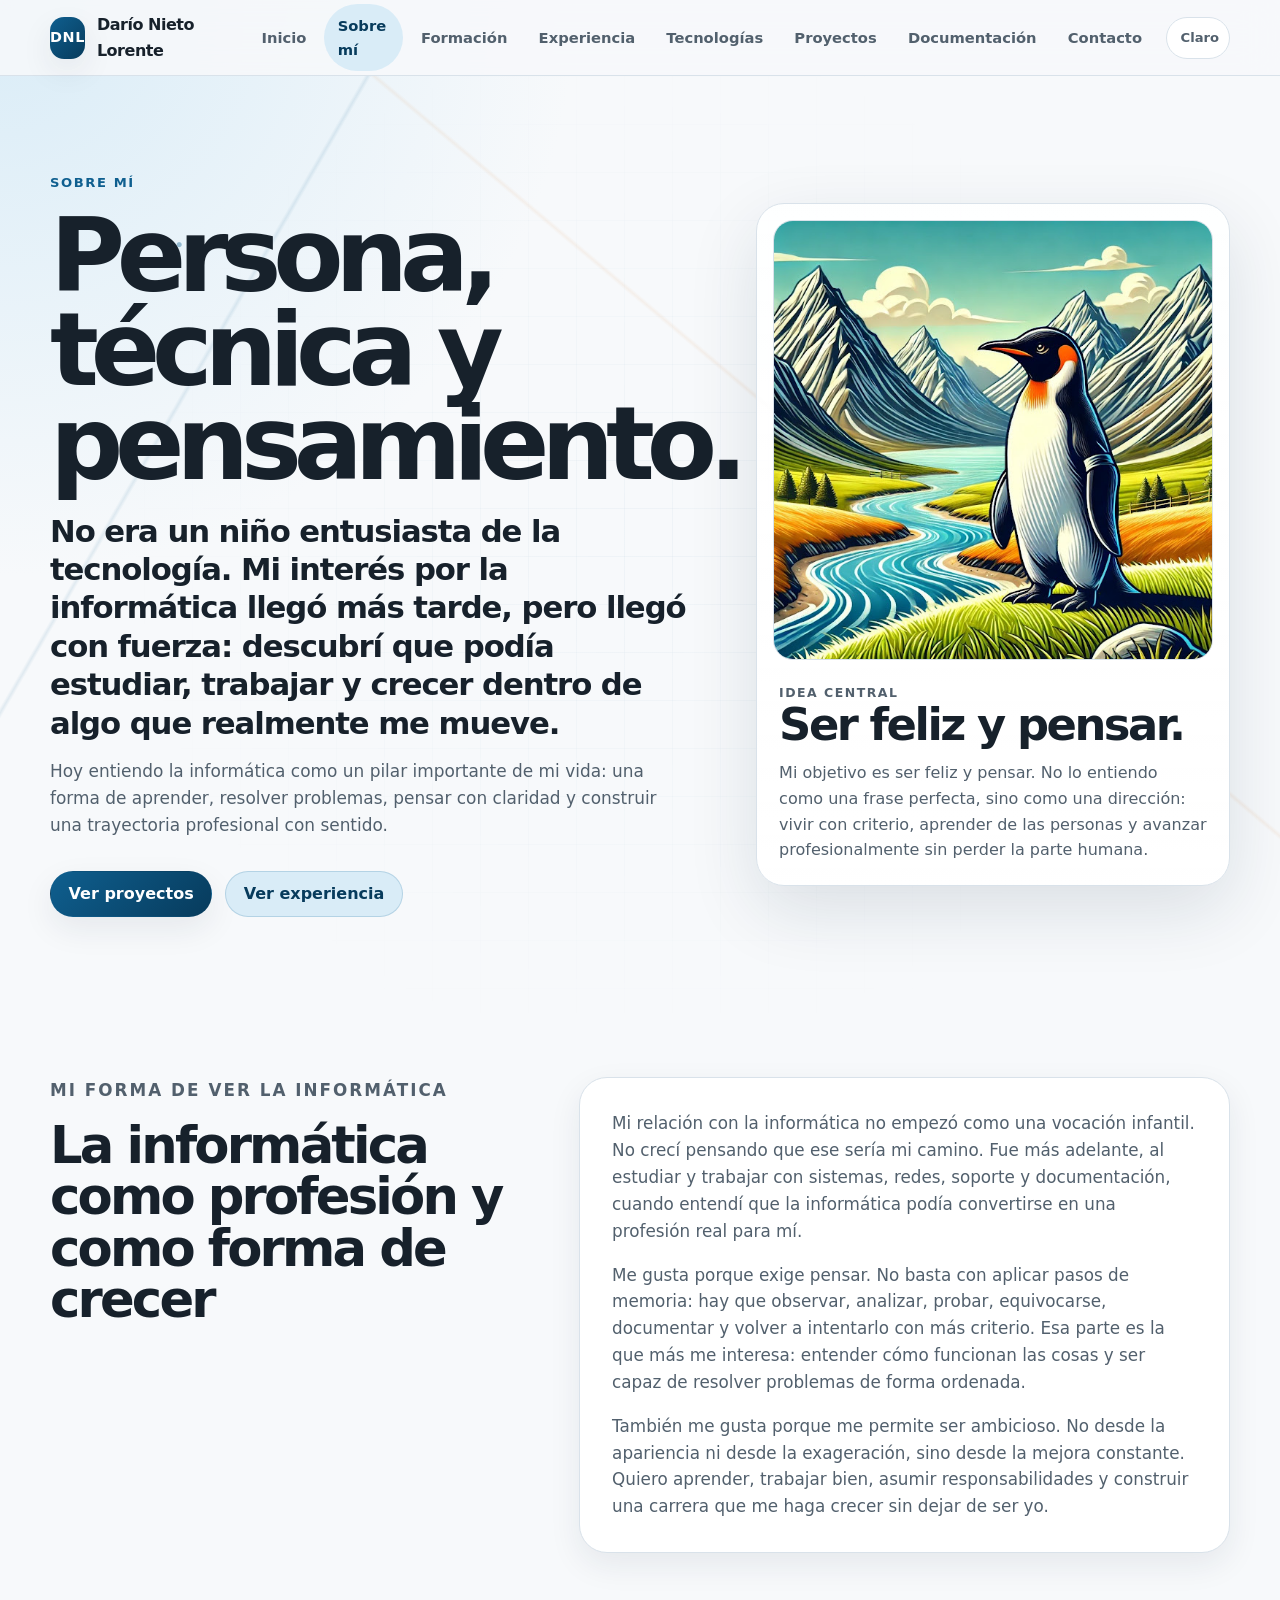
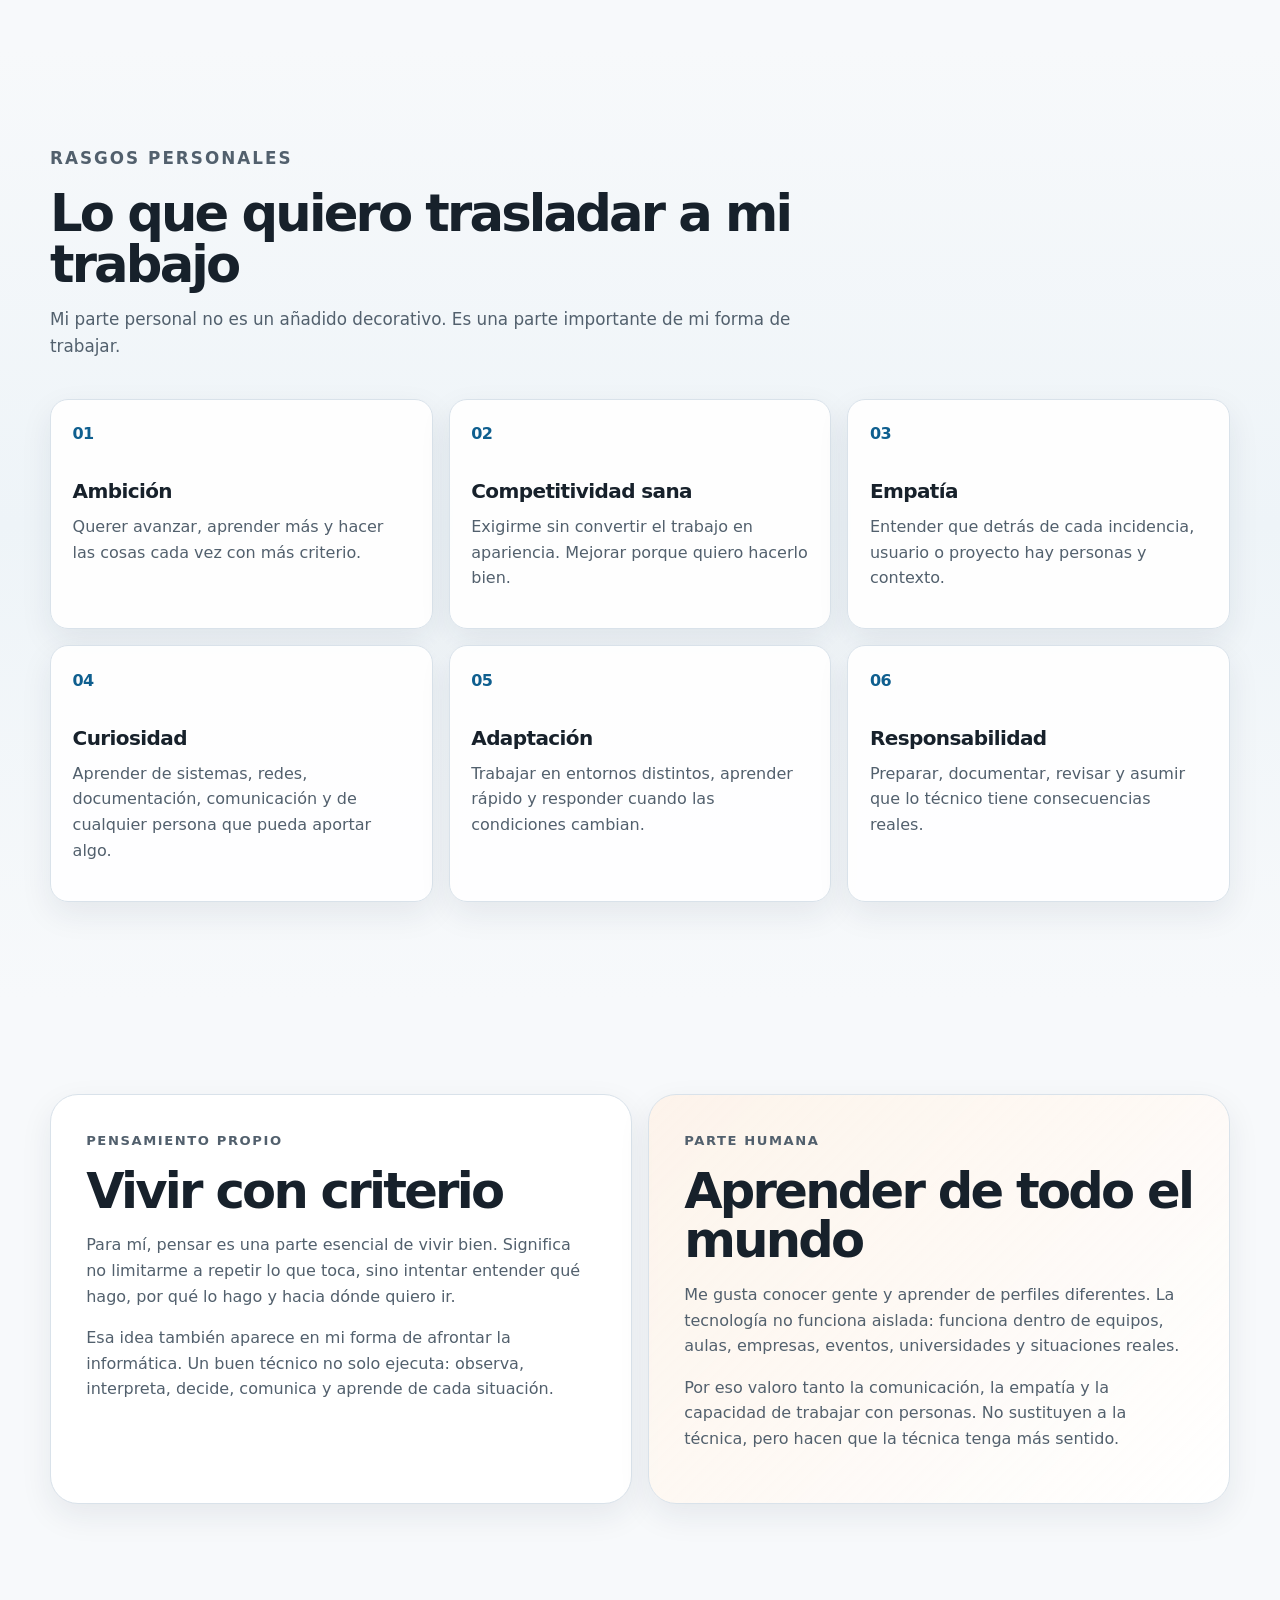
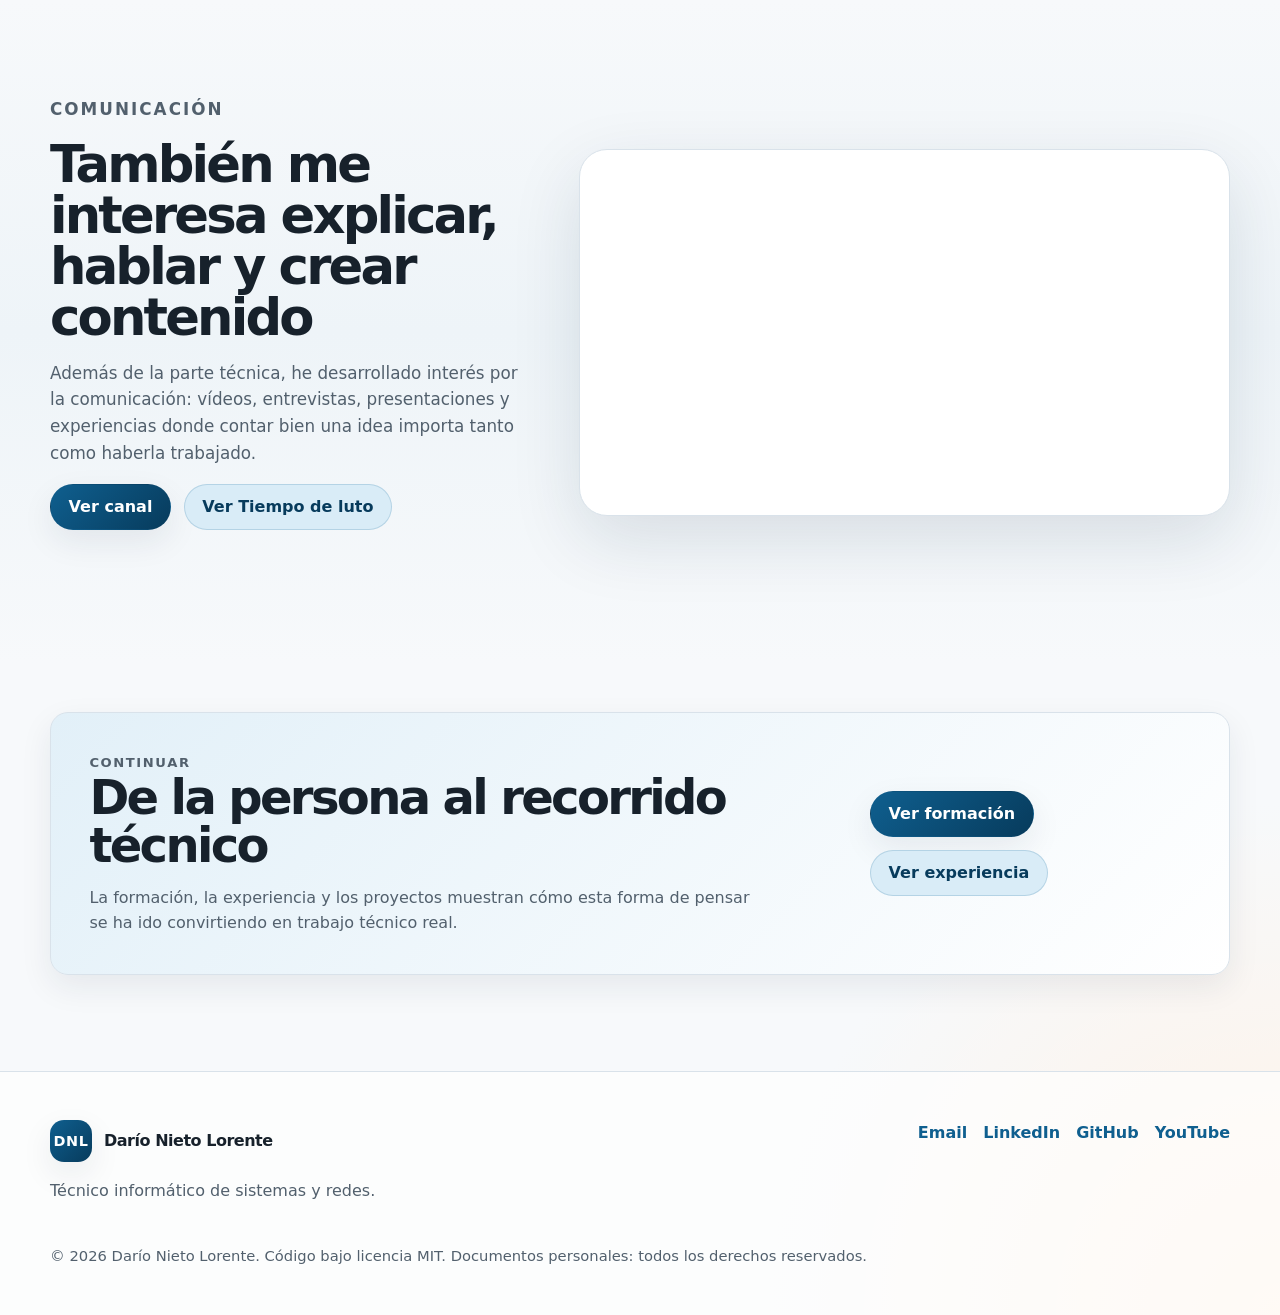
<file: sobre-mi.html>
<!DOCTYPE html>
<html lang="es" data-page="sobre-mi">
<head>
  <meta charset="UTF-8">
  <meta name="viewport" content="width=device-width, initial-scale=1.0">

  <title>Sobre mí | Darío Nieto Lorente</title>
  <meta name="description" content="Sobre mí de Darío Nieto Lorente, técnico informático de sistemas y redes con enfoque humano-técnico, pensamiento propio, ambición profesional y curiosidad.">
  <meta name="author" content="Darío Nieto Lorente">

  <link rel="stylesheet" href="assets/css/styles.css">
  <script src="assets/js/main.js" defer></script>
</head>

<body>
  <header class="site-header">
    <nav class="navbar container" aria-label="Navegación principal">
      <a class="brand" href="index.html" aria-label="Inicio">
        <span class="brand-mark">DNL</span>
        <span class="brand-text">Darío Nieto Lorente</span>
      </a>

      <button class="nav-toggle" type="button" aria-label="Abrir menú" aria-expanded="false" data-nav-toggle>
        <span></span>
        <span></span>
        <span></span>
      </button>

      <div class="nav-menu" data-nav-menu>
        <a href="index.html" class="nav-link">Inicio</a>
        <a href="sobre-mi.html" class="nav-link active">Sobre mí</a>
        <a href="formacion.html" class="nav-link">Formación</a>
        <a href="experiencia.html" class="nav-link">Experiencia</a>
        <a href="tecnologias.html" class="nav-link">Tecnologías</a>
        <a href="proyectos.html" class="nav-link">Proyectos</a>
        <a href="documentacion.html" class="nav-link">Documentación</a>
        <a href="contacto.html" class="nav-link">Contacto</a>

        <button class="theme-toggle" type="button" data-theme-toggle aria-label="Cambiar tema">
          <span data-theme-label>Tema</span>
        </button>
      </div>
    </nav>
  </header>

  <main>
    <section class="page-hero section">
      <div class="network-bg" aria-hidden="true"></div>

      <div class="container about-hero-grid">
        <div class="page-hero-content reveal">
          <p class="eyebrow">Sobre mí</p>

          <h1>Persona, técnica y pensamiento.</h1>

          <p class="hero-lead">
            No era un niño entusiasta de la tecnología. Mi interés por la informática llegó más tarde, pero llegó con fuerza:
            descubrí que podía estudiar, trabajar y crecer dentro de algo que realmente me mueve.
          </p>

          <p class="hero-text">
            Hoy entiendo la informática como un pilar importante de mi vida: una forma de aprender, resolver problemas,
            pensar con claridad y construir una trayectoria profesional con sentido.
          </p>

          <div class="hero-actions">
            <a class="btn btn-primary" href="proyectos.html">Ver proyectos</a>
            <a class="btn btn-secondary" href="experiencia.html">Ver experiencia</a>
          </div>
        </div>

        <aside class="about-identity-card reveal" aria-label="Identidad personal y profesional">
          <div class="avatar-shell about-avatar">
            <img src="assets/img/avatar/icono.png" alt="Avatar técnico de Darío Nieto Lorente" class="avatar-img">
          </div>

          <div class="identity-content">
            <p class="panel-label">Idea central</p>
            <h2>Ser feliz y pensar.</h2>
            <p>
              Mi objetivo es ser feliz y pensar. No lo entiendo como una frase perfecta, sino como una dirección:
              vivir con criterio, aprender de las personas y avanzar profesionalmente sin perder la parte humana.
            </p>
          </div>
        </aside>
      </div>
    </section>

    <section class="section compact-section">
      <div class="container about-story-grid">
        <div class="section-heading reveal">
          <p class="eyebrow">Mi forma de ver la informática</p>
          <h2>La informática como profesión y como forma de crecer</h2>
        </div>

        <div class="story-content reveal">
          <p>
            Mi relación con la informática no empezó como una vocación infantil. No crecí pensando que ese sería mi camino.
            Fue más adelante, al estudiar y trabajar con sistemas, redes, soporte y documentación, cuando entendí que la
            informática podía convertirse en una profesión real para mí.
          </p>

          <p>
            Me gusta porque exige pensar. No basta con aplicar pasos de memoria: hay que observar, analizar, probar,
            equivocarse, documentar y volver a intentarlo con más criterio. Esa parte es la que más me interesa:
            entender cómo funcionan las cosas y ser capaz de resolver problemas de forma ordenada.
          </p>

          <p>
            También me gusta porque me permite ser ambicioso. No desde la apariencia ni desde la exageración, sino desde
            la mejora constante. Quiero aprender, trabajar bien, asumir responsabilidades y construir una carrera que me
            haga crecer sin dejar de ser yo.
          </p>
        </div>
      </div>
    </section>

    <section class="section alt-section">
      <div class="container">
        <div class="section-heading reveal">
          <p class="eyebrow">Rasgos personales</p>
          <h2>Lo que quiero trasladar a mi trabajo</h2>
          <p>
            Mi parte personal no es un añadido decorativo. Es una parte importante de mi forma de trabajar.
          </p>
        </div>

        <div class="values-grid">
          <article class="value-card reveal">
            <span class="card-number">01</span>
            <h3>Ambición</h3>
            <p>Querer avanzar, aprender más y hacer las cosas cada vez con más criterio.</p>
          </article>

          <article class="value-card reveal">
            <span class="card-number">02</span>
            <h3>Competitividad sana</h3>
            <p>Exigirme sin convertir el trabajo en apariencia. Mejorar porque quiero hacerlo bien.</p>
          </article>

          <article class="value-card reveal">
            <span class="card-number">03</span>
            <h3>Empatía</h3>
            <p>Entender que detrás de cada incidencia, usuario o proyecto hay personas y contexto.</p>
          </article>

          <article class="value-card reveal">
            <span class="card-number">04</span>
            <h3>Curiosidad</h3>
            <p>Aprender de sistemas, redes, documentación, comunicación y de cualquier persona que pueda aportar algo.</p>
          </article>

          <article class="value-card reveal">
            <span class="card-number">05</span>
            <h3>Adaptación</h3>
            <p>Trabajar en entornos distintos, aprender rápido y responder cuando las condiciones cambian.</p>
          </article>

          <article class="value-card reveal">
            <span class="card-number">06</span>
            <h3>Responsabilidad</h3>
            <p>Preparar, documentar, revisar y asumir que lo técnico tiene consecuencias reales.</p>
          </article>
        </div>
      </div>
    </section>

    <section class="section">
      <div class="container about-block-grid">
        <article class="deep-card reveal">
          <p class="eyebrow">Pensamiento propio</p>
          <h2>Vivir con criterio</h2>
          <p>
            Para mí, pensar es una parte esencial de vivir bien. Significa no limitarme a repetir lo que toca,
            sino intentar entender qué hago, por qué lo hago y hacia dónde quiero ir.
          </p>

          <p>
            Esa idea también aparece en mi forma de afrontar la informática. Un buen técnico no solo ejecuta:
            observa, interpreta, decide, comunica y aprende de cada situación.
          </p>
        </article>

        <article class="deep-card accent-card reveal">
          <p class="eyebrow">Parte humana</p>
          <h2>Aprender de todo el mundo</h2>
          <p>
            Me gusta conocer gente y aprender de perfiles diferentes. La tecnología no funciona aislada:
            funciona dentro de equipos, aulas, empresas, eventos, universidades y situaciones reales.
          </p>

          <p>
            Por eso valoro tanto la comunicación, la empatía y la capacidad de trabajar con personas. No sustituyen a la técnica,
            pero hacen que la técnica tenga más sentido.
          </p>
        </article>
      </div>
    </section>

    <section class="section alt-section">
      <div class="container media-grid">
        <div class="section-heading reveal">
          <p class="eyebrow">Comunicación</p>
          <h2>También me interesa explicar, hablar y crear contenido</h2>
          <p>
            Además de la parte técnica, he desarrollado interés por la comunicación: vídeos, entrevistas, presentaciones y experiencias
            donde contar bien una idea importa tanto como haberla trabajado.
          </p>

          <div class="hero-actions">
            <a class="btn btn-primary" href="https://www.youtube.com/@dario_techValley" target="_blank" rel="noopener noreferrer">Ver canal</a>
            <a class="btn btn-secondary" href="https://www.youtube.com/watch?v=5t4QJTXoTk4" target="_blank" rel="noopener noreferrer">Ver Tiempo de luto</a>
          </div>
        </div>

        <div class="video-card reveal">
          <iframe
            src="https://www.youtube.com/embed/5t4QJTXoTk4"
            title="Tiempo de luto - Darío Nieto Lorente"
            loading="lazy"
            allow="accelerometer; autoplay; clipboard-write; encrypted-media; gyroscope; picture-in-picture; web-share"
            allowfullscreen>
          </iframe>
        </div>
      </div>
    </section>

    <section class="section cta-section">
      <div class="container">
        <div class="cta-card reveal">
          <div>
            <p class="eyebrow">Continuar</p>
            <h2>De la persona al recorrido técnico</h2>
            <p>
              La formación, la experiencia y los proyectos muestran cómo esta forma de pensar se ha ido convirtiendo en trabajo técnico real.
            </p>
          </div>

          <div class="cta-actions">
            <a class="btn btn-primary" href="formacion.html">Ver formación</a>
            <a class="btn btn-secondary" href="experiencia.html">Ver experiencia</a>
          </div>
        </div>
      </div>
    </section>
  </main>

  <footer class="site-footer">
    <div class="container footer-grid">
      <div>
        <a class="brand footer-brand" href="index.html">
          <span class="brand-mark">DNL</span>
          <span class="brand-text">Darío Nieto Lorente</span>
        </a>

        <p>Técnico informático de sistemas y redes.</p>
      </div>

      <div class="footer-links">
        <a href="mailto:365darionieto@gmail.com">Email</a>
        <a href="https://www.linkedin.com/in/dar%C3%ADo-nieto-lorente-a3496b2aa/" target="_blank" rel="noopener noreferrer">LinkedIn</a>
        <a href="https://github.com/Dario-Tech-Valley/git-repo" target="_blank" rel="noopener noreferrer">GitHub</a>
        <a href="https://www.youtube.com/@dario_techValley" target="_blank" rel="noopener noreferrer">YouTube</a>
      </div>

      <p class="footer-copy">
        © <span data-current-year></span> Darío Nieto Lorente. Código bajo licencia MIT. Documentos personales: todos los derechos reservados.
      </p>
    </div>
  </footer>
</body>
</html>
</file>
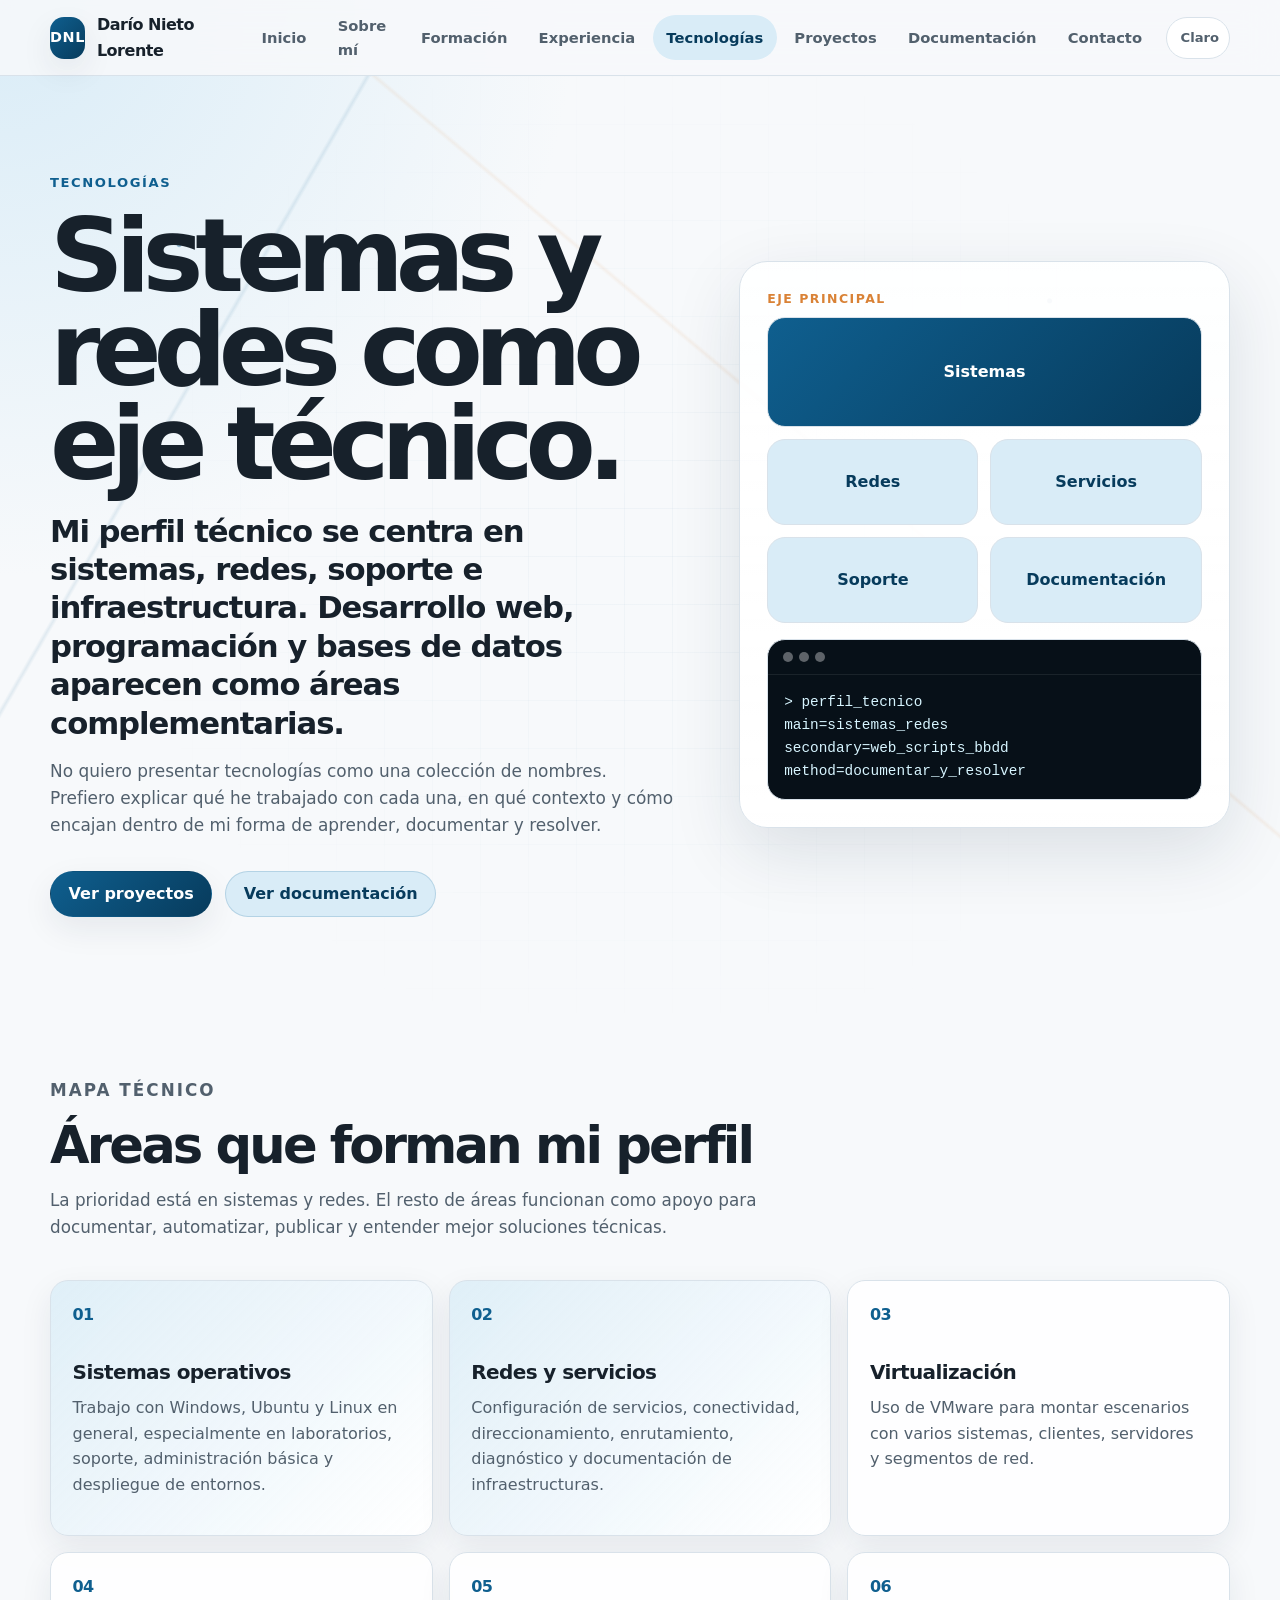
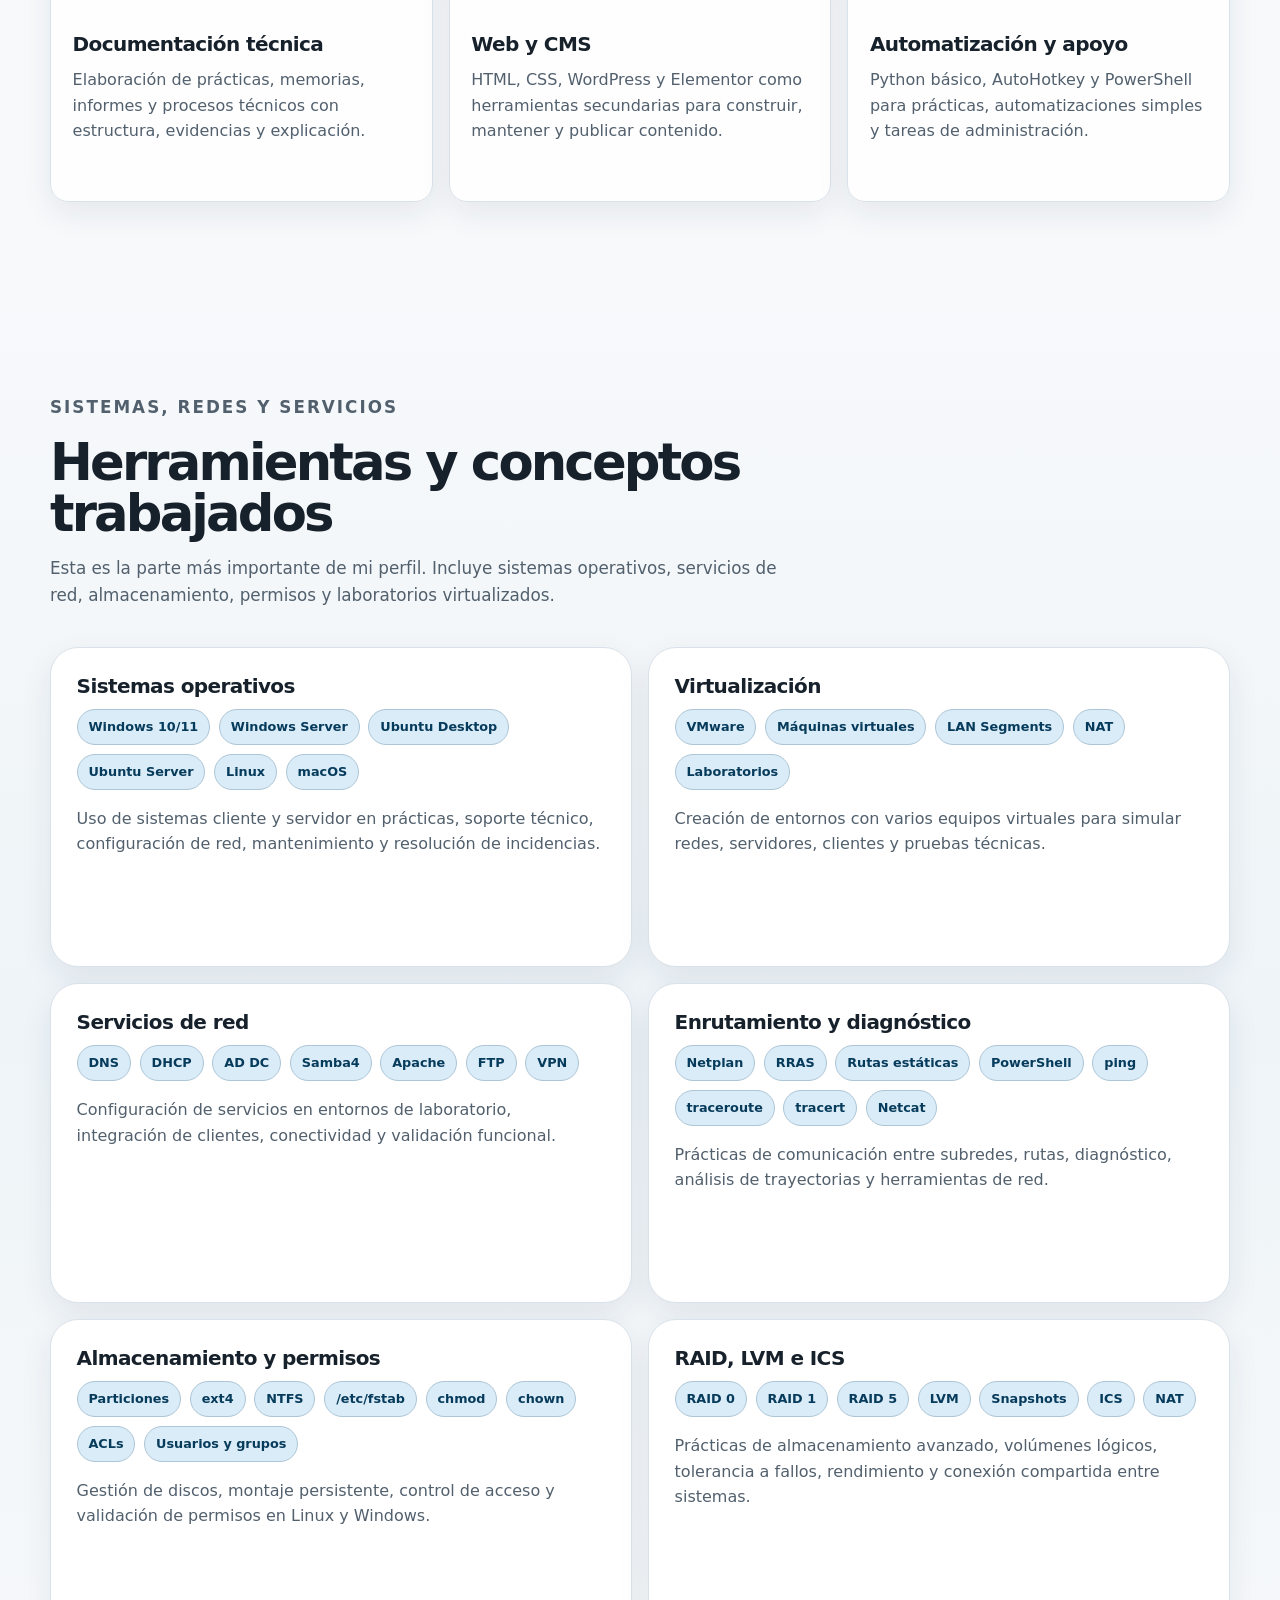
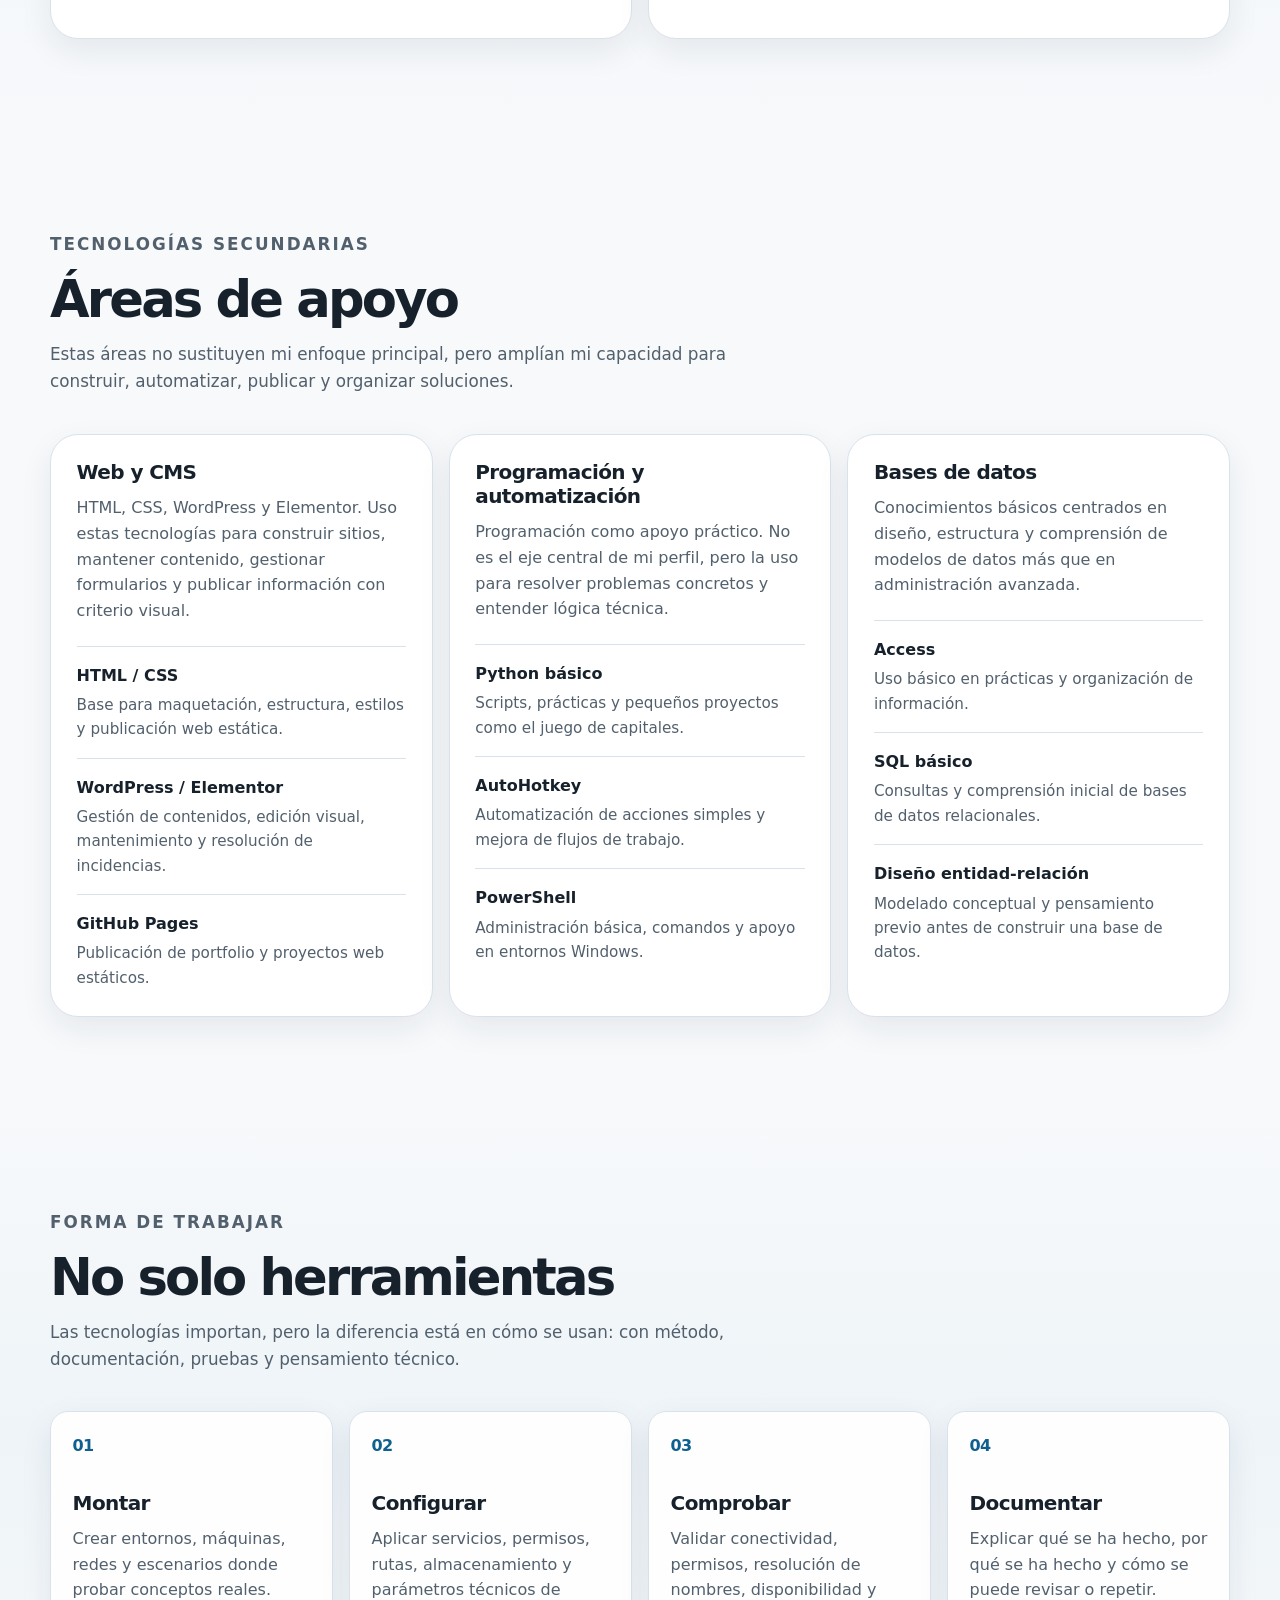
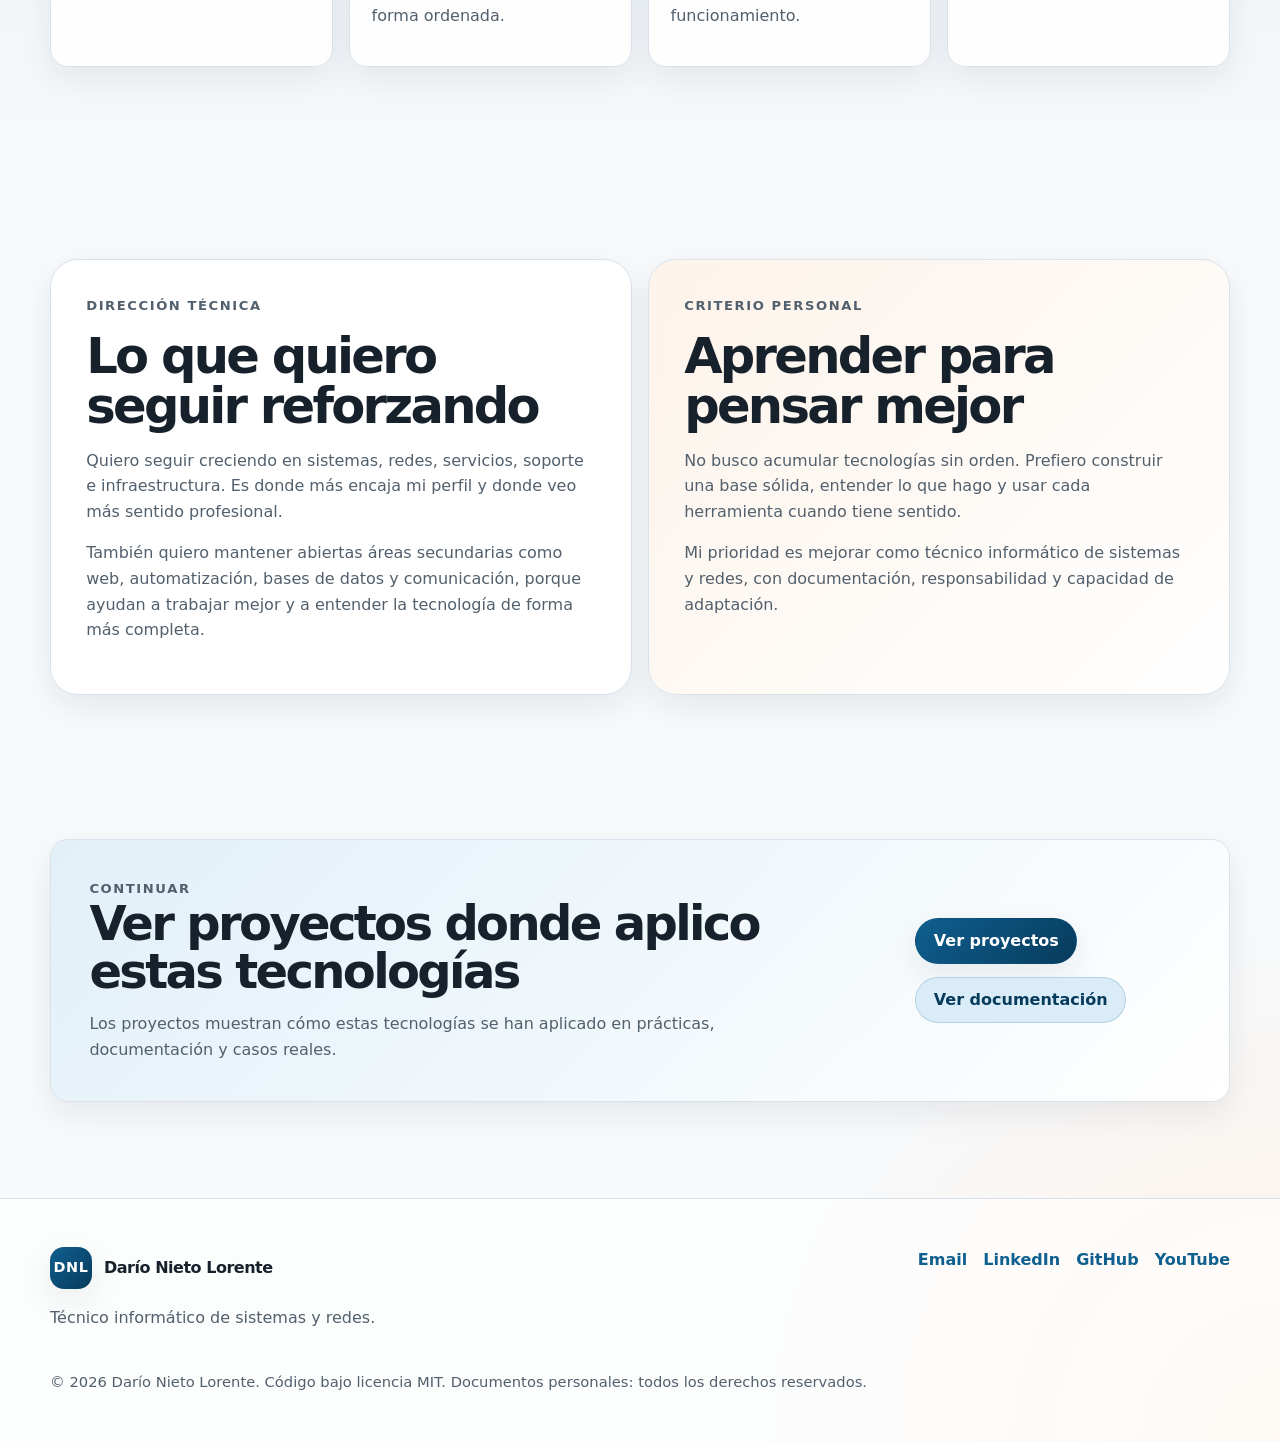
<file: tecnologias.html>
<!DOCTYPE html>
<html lang="es" data-page="tecnologias">
<head>
  <meta charset="UTF-8">
  <meta name="viewport" content="width=device-width, initial-scale=1.0">

  <title>Tecnologías | Darío Nieto Lorente</title>
  <meta name="description" content="Tecnologías trabajadas por Darío Nieto Lorente: sistemas, redes, servicios, virtualización, documentación técnica, WordPress, bases de datos, Python básico, PowerShell y AutoHotkey.">
  <meta name="author" content="Darío Nieto Lorente">

  <link rel="stylesheet" href="assets/css/styles.css">
  <script src="assets/js/main.js" defer></script>
</head>

<body>
  <header class="site-header">
    <nav class="navbar container" aria-label="Navegación principal">
      <a class="brand" href="index.html" aria-label="Inicio">
        <span class="brand-mark">DNL</span>
        <span class="brand-text">Darío Nieto Lorente</span>
      </a>

      <button class="nav-toggle" type="button" aria-label="Abrir menú" aria-expanded="false" data-nav-toggle>
        <span></span>
        <span></span>
        <span></span>
      </button>

      <div class="nav-menu" data-nav-menu>
        <a href="index.html" class="nav-link">Inicio</a>
        <a href="sobre-mi.html" class="nav-link">Sobre mí</a>
        <a href="formacion.html" class="nav-link">Formación</a>
        <a href="experiencia.html" class="nav-link">Experiencia</a>
        <a href="tecnologias.html" class="nav-link active">Tecnologías</a>
        <a href="proyectos.html" class="nav-link">Proyectos</a>
        <a href="documentacion.html" class="nav-link">Documentación</a>
        <a href="contacto.html" class="nav-link">Contacto</a>

        <button class="theme-toggle" type="button" data-theme-toggle aria-label="Cambiar tema">
          <span data-theme-label>Tema</span>
        </button>
      </div>
    </nav>
  </header>

  <main>
    <section class="page-hero section">
      <div class="network-bg" aria-hidden="true"></div>

      <div class="container tech-hero-grid">
        <div class="page-hero-content reveal">
          <p class="eyebrow">Tecnologías</p>

          <h1>Sistemas y redes como eje técnico.</h1>

          <p class="hero-lead">
            Mi perfil técnico se centra en sistemas, redes, soporte e infraestructura. Desarrollo web, programación y bases de datos aparecen como áreas complementarias.
          </p>

          <p class="hero-text">
            No quiero presentar tecnologías como una colección de nombres. Prefiero explicar qué he trabajado con cada una,
            en qué contexto y cómo encajan dentro de mi forma de aprender, documentar y resolver.
          </p>

          <div class="hero-actions">
            <a class="btn btn-primary" href="proyectos.html">Ver proyectos</a>
            <a class="btn btn-secondary" href="documentacion.html">Ver documentación</a>
          </div>
        </div>

        <aside class="tech-summary-card reveal" aria-label="Resumen tecnológico">
          <p class="panel-label">Eje principal</p>

          <div class="tech-radar">
            <span>Sistemas</span>
            <span>Redes</span>
            <span>Servicios</span>
            <span>Soporte</span>
            <span>Documentación</span>
          </div>

          <div class="mini-terminal">
            <div class="terminal-top">
              <span></span>
              <span></span>
              <span></span>
            </div>
            <pre><code>&gt; perfil_tecnico
main=sistemas_redes
secondary=web_scripts_bbdd
method=documentar_y_resolver</code></pre>
          </div>
        </aside>
      </div>
    </section>

    <section class="section compact-section">
      <div class="container">
        <div class="section-heading reveal">
          <p class="eyebrow">Mapa técnico</p>
          <h2>Áreas que forman mi perfil</h2>
          <p>
            La prioridad está en sistemas y redes. El resto de áreas funcionan como apoyo para documentar, automatizar, publicar y entender mejor soluciones técnicas.
          </p>
        </div>

        <div class="tech-map-grid">
          <article class="tech-map-card main-tech reveal">
            <span class="card-number">01</span>
            <h3>Sistemas operativos</h3>
            <p>Trabajo con Windows, Ubuntu y Linux en general, especialmente en laboratorios, soporte, administración básica y despliegue de entornos.</p>
          </article>

          <article class="tech-map-card main-tech reveal">
            <span class="card-number">02</span>
            <h3>Redes y servicios</h3>
            <p>Configuración de servicios, conectividad, direccionamiento, enrutamiento, diagnóstico y documentación de infraestructuras.</p>
          </article>

          <article class="tech-map-card reveal">
            <span class="card-number">03</span>
            <h3>Virtualización</h3>
            <p>Uso de VMware para montar escenarios con varios sistemas, clientes, servidores y segmentos de red.</p>
          </article>

          <article class="tech-map-card reveal">
            <span class="card-number">04</span>
            <h3>Documentación técnica</h3>
            <p>Elaboración de prácticas, memorias, informes y procesos técnicos con estructura, evidencias y explicación.</p>
          </article>

          <article class="tech-map-card reveal">
            <span class="card-number">05</span>
            <h3>Web y CMS</h3>
            <p>HTML, CSS, WordPress y Elementor como herramientas secundarias para construir, mantener y publicar contenido.</p>
          </article>

          <article class="tech-map-card reveal">
            <span class="card-number">06</span>
            <h3>Automatización y apoyo</h3>
            <p>Python básico, AutoHotkey y PowerShell para prácticas, automatizaciones simples y tareas de administración.</p>
          </article>
        </div>
      </div>
    </section>

    <section class="section alt-section">
      <div class="container">
        <div class="section-heading reveal">
          <p class="eyebrow">Sistemas, redes y servicios</p>
          <h2>Herramientas y conceptos trabajados</h2>
          <p>
            Esta es la parte más importante de mi perfil. Incluye sistemas operativos, servicios de red, almacenamiento, permisos y laboratorios virtualizados.
          </p>
        </div>

        <div class="tech-category-grid">
          <article class="tech-category-card reveal">
            <h3>Sistemas operativos</h3>
            <div class="tech-tags">
              <span>Windows 10/11</span>
              <span>Windows Server</span>
              <span>Ubuntu Desktop</span>
              <span>Ubuntu Server</span>
              <span>Linux</span>
              <span>macOS</span>
            </div>
            <p>
              Uso de sistemas cliente y servidor en prácticas, soporte técnico, configuración de red, mantenimiento y resolución de incidencias.
            </p>
          </article>

          <article class="tech-category-card reveal">
            <h3>Virtualización</h3>
            <div class="tech-tags">
              <span>VMware</span>
              <span>Máquinas virtuales</span>
              <span>LAN Segments</span>
              <span>NAT</span>
              <span>Laboratorios</span>
            </div>
            <p>
              Creación de entornos con varios equipos virtuales para simular redes, servidores, clientes y pruebas técnicas.
            </p>
          </article>

          <article class="tech-category-card reveal">
            <h3>Servicios de red</h3>
            <div class="tech-tags">
              <span>DNS</span>
              <span>DHCP</span>
              <span>AD DC</span>
              <span>Samba4</span>
              <span>Apache</span>
              <span>FTP</span>
              <span>VPN</span>
            </div>
            <p>
              Configuración de servicios en entornos de laboratorio, integración de clientes, conectividad y validación funcional.
            </p>
          </article>

          <article class="tech-category-card reveal">
            <h3>Enrutamiento y diagnóstico</h3>
            <div class="tech-tags">
              <span>Netplan</span>
              <span>RRAS</span>
              <span>Rutas estáticas</span>
              <span>PowerShell</span>
              <span>ping</span>
              <span>traceroute</span>
              <span>tracert</span>
              <span>Netcat</span>
            </div>
            <p>
              Prácticas de comunicación entre subredes, rutas, diagnóstico, análisis de trayectorias y herramientas de red.
            </p>
          </article>

          <article class="tech-category-card reveal">
            <h3>Almacenamiento y permisos</h3>
            <div class="tech-tags">
              <span>Particiones</span>
              <span>ext4</span>
              <span>NTFS</span>
              <span>/etc/fstab</span>
              <span>chmod</span>
              <span>chown</span>
              <span>ACLs</span>
              <span>Usuarios y grupos</span>
            </div>
            <p>
              Gestión de discos, montaje persistente, control de acceso y validación de permisos en Linux y Windows.
            </p>
          </article>

          <article class="tech-category-card reveal">
            <h3>RAID, LVM e ICS</h3>
            <div class="tech-tags">
              <span>RAID 0</span>
              <span>RAID 1</span>
              <span>RAID 5</span>
              <span>LVM</span>
              <span>Snapshots</span>
              <span>ICS</span>
              <span>NAT</span>
            </div>
            <p>
              Prácticas de almacenamiento avanzado, volúmenes lógicos, tolerancia a fallos, rendimiento y conexión compartida entre sistemas.
            </p>
          </article>
        </div>
      </div>
    </section>

    <section class="section">
      <div class="container">
        <div class="section-heading reveal">
          <p class="eyebrow">Tecnologías secundarias</p>
          <h2>Áreas de apoyo</h2>
          <p>
            Estas áreas no sustituyen mi enfoque principal, pero amplían mi capacidad para construir, automatizar, publicar y organizar soluciones.
          </p>
        </div>

        <div class="secondary-tech-grid">
          <article class="secondary-tech-card reveal">
            <h3>Web y CMS</h3>
            <p>
              HTML, CSS, WordPress y Elementor. Uso estas tecnologías para construir sitios, mantener contenido, gestionar formularios y publicar información con criterio visual.
            </p>

            <div class="level-list">
              <div>
                <span>HTML / CSS</span>
                <p>Base para maquetación, estructura, estilos y publicación web estática.</p>
              </div>

              <div>
                <span>WordPress / Elementor</span>
                <p>Gestión de contenidos, edición visual, mantenimiento y resolución de incidencias.</p>
              </div>

              <div>
                <span>GitHub Pages</span>
                <p>Publicación de portfolio y proyectos web estáticos.</p>
              </div>
            </div>
          </article>

          <article class="secondary-tech-card reveal">
            <h3>Programación y automatización</h3>
            <p>
              Programación como apoyo práctico. No es el eje central de mi perfil, pero la uso para resolver problemas concretos y entender lógica técnica.
            </p>

            <div class="level-list">
              <div>
                <span>Python básico</span>
                <p>Scripts, prácticas y pequeños proyectos como el juego de capitales.</p>
              </div>

              <div>
                <span>AutoHotkey</span>
                <p>Automatización de acciones simples y mejora de flujos de trabajo.</p>
              </div>

              <div>
                <span>PowerShell</span>
                <p>Administración básica, comandos y apoyo en entornos Windows.</p>
              </div>
            </div>
          </article>

          <article class="secondary-tech-card reveal">
            <h3>Bases de datos</h3>
            <p>
              Conocimientos básicos centrados en diseño, estructura y comprensión de modelos de datos más que en administración avanzada.
            </p>

            <div class="level-list">
              <div>
                <span>Access</span>
                <p>Uso básico en prácticas y organización de información.</p>
              </div>

              <div>
                <span>SQL básico</span>
                <p>Consultas y comprensión inicial de bases de datos relacionales.</p>
              </div>

              <div>
                <span>Diseño entidad-relación</span>
                <p>Modelado conceptual y pensamiento previo antes de construir una base de datos.</p>
              </div>
            </div>
          </article>
        </div>
      </div>
    </section>

    <section class="section alt-section">
      <div class="container">
        <div class="section-heading reveal">
          <p class="eyebrow">Forma de trabajar</p>
          <h2>No solo herramientas</h2>
          <p>
            Las tecnologías importan, pero la diferencia está en cómo se usan: con método, documentación, pruebas y pensamiento técnico.
          </p>
        </div>

        <div class="method-grid">
          <article class="method-card reveal">
            <span class="card-number">01</span>
            <h3>Montar</h3>
            <p>Crear entornos, máquinas, redes y escenarios donde probar conceptos reales.</p>
          </article>

          <article class="method-card reveal">
            <span class="card-number">02</span>
            <h3>Configurar</h3>
            <p>Aplicar servicios, permisos, rutas, almacenamiento y parámetros técnicos de forma ordenada.</p>
          </article>

          <article class="method-card reveal">
            <span class="card-number">03</span>
            <h3>Comprobar</h3>
            <p>Validar conectividad, permisos, resolución de nombres, disponibilidad y funcionamiento.</p>
          </article>

          <article class="method-card reveal">
            <span class="card-number">04</span>
            <h3>Documentar</h3>
            <p>Explicar qué se ha hecho, por qué se ha hecho y cómo se puede revisar o repetir.</p>
          </article>
        </div>
      </div>
    </section>

    <section class="section">
      <div class="container tech-direction-grid">
        <article class="deep-card reveal">
          <p class="eyebrow">Dirección técnica</p>
          <h2>Lo que quiero seguir reforzando</h2>
          <p>
            Quiero seguir creciendo en sistemas, redes, servicios, soporte e infraestructura. Es donde más encaja mi perfil y donde veo más sentido profesional.
          </p>

          <p>
            También quiero mantener abiertas áreas secundarias como web, automatización, bases de datos y comunicación, porque ayudan a trabajar mejor y a entender la tecnología de forma más completa.
          </p>
        </article>

        <article class="deep-card accent-card reveal">
          <p class="eyebrow">Criterio personal</p>
          <h2>Aprender para pensar mejor</h2>
          <p>
            No busco acumular tecnologías sin orden. Prefiero construir una base sólida, entender lo que hago y usar cada herramienta cuando tiene sentido.
          </p>

          <p>
            Mi prioridad es mejorar como técnico informático de sistemas y redes, con documentación, responsabilidad y capacidad de adaptación.
          </p>
        </article>
      </div>
    </section>

    <section class="section cta-section">
      <div class="container">
        <div class="cta-card reveal">
          <div>
            <p class="eyebrow">Continuar</p>
            <h2>Ver proyectos donde aplico estas tecnologías</h2>
            <p>
              Los proyectos muestran cómo estas tecnologías se han aplicado en prácticas, documentación y casos reales.
            </p>
          </div>

          <div class="cta-actions">
            <a class="btn btn-primary" href="proyectos.html">Ver proyectos</a>
            <a class="btn btn-secondary" href="documentacion.html">Ver documentación</a>
          </div>
        </div>
      </div>
    </section>
  </main>

  <footer class="site-footer">
    <div class="container footer-grid">
      <div>
        <a class="brand footer-brand" href="index.html">
          <span class="brand-mark">DNL</span>
          <span class="brand-text">Darío Nieto Lorente</span>
        </a>

        <p>Técnico informático de sistemas y redes.</p>
      </div>

      <div class="footer-links">
        <a href="mailto:365darionieto@gmail.com">Email</a>
        <a href="https://www.linkedin.com/in/dar%C3%ADo-nieto-lorente-a3496b2aa/" target="_blank" rel="noopener noreferrer">LinkedIn</a>
        <a href="https://github.com/Dario-Tech-Valley/git-repo" target="_blank" rel="noopener noreferrer">GitHub</a>
        <a href="https://www.youtube.com/@dario_techValley" target="_blank" rel="noopener noreferrer">YouTube</a>
      </div>

      <p class="footer-copy">
        © <span data-current-year></span> Darío Nieto Lorente. Código bajo licencia MIT. Documentos personales: todos los derechos reservados.
      </p>
    </div>
  </footer>
</body>
</html>
</file>
<file: assets/css/styles.css>
:root {
  color-scheme: light;

  --bg: #f7f9fb;
  --bg-soft: #eef4f8;
  --surface: #ffffff;
  --surface-strong: #f2f6f9;

  --text: #17212b;
  --text-soft: #52606d;
  --text-muted: #71808f;

  --primary: #0f5f8f;
  --primary-strong: #073b5c;
  --primary-soft: #d9ecf7;

  --accent: #d98236;
  --accent-soft: #fff1e4;

  --border: #d9e2ea;
  --shadow: 0 24px 70px rgba(20, 44, 62, 0.12);
  --shadow-soft: 0 12px 32px rgba(20, 44, 62, 0.08);

  --radius-lg: 28px;
  --radius-md: 18px;
  --radius-sm: 12px;

  --container: 1180px;
  --header-height: 76px;

  --font-main: Inter, ui-sans-serif, system-ui, -apple-system, BlinkMacSystemFont, "Segoe UI", sans-serif;
}

@media (prefers-color-scheme: dark) {
  :root:not([data-theme="light"]) {
    color-scheme: dark;

    --bg: #071018;
    --bg-soft: #0c1721;
    --surface: #101d29;
    --surface-strong: #142636;

    --text: #eaf2f8;
    --text-soft: #b8c7d4;
    --text-muted: #8da1b2;

    --primary: #65b7e6;
    --primary-strong: #9bd4f4;
    --primary-soft: rgba(101, 183, 230, 0.14);

    --accent: #f2a45c;
    --accent-soft: rgba(242, 164, 92, 0.14);

    --border: rgba(222, 236, 247, 0.14);
    --shadow: 0 24px 70px rgba(0, 0, 0, 0.32);
    --shadow-soft: 0 12px 32px rgba(0, 0, 0, 0.24);
  }
}

html[data-theme="dark"] {
  color-scheme: dark;

  --bg: #071018;
  --bg-soft: #0c1721;
  --surface: #101d29;
  --surface-strong: #142636;

  --text: #eaf2f8;
  --text-soft: #b8c7d4;
  --text-muted: #8da1b2;

  --primary: #65b7e6;
  --primary-strong: #9bd4f4;
  --primary-soft: rgba(101, 183, 230, 0.14);

  --accent: #f2a45c;
  --accent-soft: rgba(242, 164, 92, 0.14);

  --border: rgba(222, 236, 247, 0.14);
  --shadow: 0 24px 70px rgba(0, 0, 0, 0.32);
  --shadow-soft: 0 12px 32px rgba(0, 0, 0, 0.24);
}

html[data-theme="light"] {
  color-scheme: light;

  --bg: #f7f9fb;
  --bg-soft: #eef4f8;
  --surface: #ffffff;
  --surface-strong: #f2f6f9;

  --text: #17212b;
  --text-soft: #52606d;
  --text-muted: #71808f;

  --primary: #0f5f8f;
  --primary-strong: #073b5c;
  --primary-soft: #d9ecf7;

  --accent: #d98236;
  --accent-soft: #fff1e4;

  --border: #d9e2ea;
  --shadow: 0 24px 70px rgba(20, 44, 62, 0.12);
  --shadow-soft: 0 12px 32px rgba(20, 44, 62, 0.08);
}

* {
  box-sizing: border-box;
}

html {
  scroll-behavior: smooth;
}

body {
  min-height: 100vh;
  margin: 0;
  font-family: var(--font-main);
  color: var(--text);
  background:
    radial-gradient(circle at top left, var(--primary-soft), transparent 36rem),
    radial-gradient(circle at bottom right, var(--accent-soft), transparent 32rem),
    var(--bg);
  line-height: 1.6;
}

body.nav-open {
  overflow: hidden;
}

img {
  max-width: 100%;
  display: block;
}

a {
  color: inherit;
  text-decoration: none;
}

button,
input {
  font: inherit;
}

.container {
  width: min(100% - 2rem, var(--container));
  margin-inline: auto;
}

.section {
  position: relative;
  padding: 6rem 0;
}

.compact-section {
  padding-top: 4rem;
}

.alt-section {
  background: linear-gradient(180deg, transparent, var(--bg-soft), transparent);
}

.site-header {
  position: sticky;
  top: 0;
  z-index: 100;
  height: var(--header-height);
  border-bottom: 1px solid var(--border);
  background: color-mix(in srgb, var(--bg) 86%, transparent);
  backdrop-filter: blur(18px);
}

.navbar {
  height: 100%;
  display: flex;
  align-items: center;
  justify-content: space-between;
  gap: 1.5rem;
}

.brand {
  display: inline-flex;
  align-items: center;
  gap: 0.75rem;
  font-weight: 800;
  letter-spacing: -0.03em;
}

.brand-mark {
  display: grid;
  place-items: center;
  width: 42px;
  height: 42px;
  border-radius: 14px;
  color: #ffffff;
  background: linear-gradient(135deg, var(--primary), var(--primary-strong));
  box-shadow: var(--shadow-soft);
  font-size: 0.9rem;
  letter-spacing: 0.04em;
}

.brand-text {
  color: var(--text);
}

.nav-menu {
  display: flex;
  align-items: center;
  gap: 0.25rem;
}

.nav-link {
  padding: 0.65rem 0.85rem;
  border-radius: 999px;
  color: var(--text-soft);
  font-size: 0.92rem;
  font-weight: 650;
  transition: color 180ms ease, background 180ms ease;
}

.nav-link:hover,
.nav-link.active {
  color: var(--primary-strong);
  background: var(--primary-soft);
}

.theme-toggle,
.nav-toggle {
  border: 0;
  color: var(--text);
  background: transparent;
  cursor: pointer;
}

.theme-toggle {
  display: grid;
  place-items: center;
  min-width: 64px;
  height: 42px;
  padding: 0 0.85rem;
  margin-left: 0.4rem;
  border: 1px solid var(--border);
  border-radius: 999px;
  background: var(--surface);
  color: var(--text-soft);
  font-size: 0.82rem;
  font-weight: 800;
}

.nav-toggle {
  display: none;
  width: 44px;
  height: 44px;
  padding: 0;
  border: 1px solid var(--border);
  border-radius: 14px;
  background: var(--surface);
}

.nav-toggle span {
  display: block;
  width: 20px;
  height: 2px;
  margin: 4px auto;
  border-radius: 99px;
  background: var(--text);
  transition: transform 180ms ease, opacity 180ms ease;
}

.hero {
  min-height: calc(100vh - var(--header-height));
  display: grid;
  align-items: center;
  overflow: hidden;
}

.network-bg {
  position: absolute;
  inset: 0;
  pointer-events: none;
  opacity: 0.38;
  background:
    radial-gradient(circle at 14% 18%, var(--primary) 0 2px, transparent 3px),
    radial-gradient(circle at 82% 24%, var(--primary) 0 2px, transparent 3px),
    radial-gradient(circle at 72% 78%, var(--accent) 0 2px, transparent 3px),
    linear-gradient(120deg, transparent 0 20%, color-mix(in srgb, var(--primary) 26%, transparent) 20.2%, transparent 20.4%),
    linear-gradient(40deg, transparent 0 62%, color-mix(in srgb, var(--accent) 22%, transparent) 62.2%, transparent 62.4%);
}

.network-bg::after {
  content: "";
  position: absolute;
  inset: 0;
  background-image:
    linear-gradient(color-mix(in srgb, var(--primary) 10%, transparent) 1px, transparent 1px),
    linear-gradient(90deg, color-mix(in srgb, var(--primary) 10%, transparent) 1px, transparent 1px);
  background-size: 48px 48px;
  mask-image: radial-gradient(circle at center, black, transparent 70%);
}

.hero-grid {
  position: relative;
  display: grid;
  grid-template-columns: minmax(0, 1.2fr) minmax(330px, 0.8fr);
  gap: 4rem;
  align-items: center;
}

.eyebrow {
  margin: 0 0 1rem;
  color: var(--primary);
  font-size: 0.82rem;
  font-weight: 800;
  letter-spacing: 0.12em;
  text-transform: uppercase;
}

h1,
h2,
h3,
p {
  margin-top: 0;
}

h1 {
  max-width: 900px;
  margin-bottom: 1.25rem;
  font-size: clamp(3rem, 8vw, 6.7rem);
  line-height: 0.92;
  letter-spacing: -0.08em;
}

h2 {
  margin-bottom: 1rem;
  font-size: clamp(2rem, 4vw, 3.4rem);
  line-height: 1;
  letter-spacing: -0.055em;
}

h3 {
  margin-bottom: 0.7rem;
  font-size: 1.25rem;
  line-height: 1.2;
  letter-spacing: -0.03em;
}

.hero-lead {
  max-width: 780px;
  margin-bottom: 1rem;
  color: var(--text);
  font-size: clamp(1.3rem, 2.4vw, 2rem);
  line-height: 1.25;
  letter-spacing: -0.035em;
  font-weight: 700;
}

.dynamic-word {
  position: relative;
  display: inline-block;
  color: var(--primary);
  transition: opacity 160ms ease;
}

.dynamic-word::after {
  content: "";
  position: absolute;
  left: 0;
  bottom: 0.05em;
  width: 100%;
  height: 0.16em;
  background: var(--accent);
  opacity: 0.24;
  border-radius: 999px;
}

.hero-text {
  max-width: 700px;
  margin-bottom: 2rem;
  color: var(--text-soft);
  font-size: 1.06rem;
}

.hero-actions,
.cta-actions {
  display: flex;
  flex-wrap: wrap;
  gap: 0.8rem;
  align-items: center;
}

.btn {
  display: inline-flex;
  align-items: center;
  justify-content: center;
  min-height: 46px;
  padding: 0.78rem 1.1rem;
  border: 1px solid transparent;
  border-radius: 999px;
  font-weight: 800;
  line-height: 1;
  transition: transform 180ms ease, box-shadow 180ms ease, background 180ms ease, border-color 180ms ease;
}

.btn:hover {
  transform: translateY(-2px);
}

.btn-primary {
  color: #ffffff;
  background: linear-gradient(135deg, var(--primary), var(--primary-strong));
  box-shadow: var(--shadow-soft);
}

.btn-secondary {
  color: var(--primary-strong);
  background: var(--primary-soft);
  border-color: color-mix(in srgb, var(--primary) 18%, transparent);
}

.btn-ghost {
  color: var(--text);
  background: var(--surface);
  border-color: var(--border);
}

.hero-links {
  display: flex;
  flex-wrap: wrap;
  gap: 1.15rem;
  margin-top: 1.4rem;
}

.hero-links a,
.text-link,
.project-preview-content a,
.footer-links a {
  color: var(--primary);
  font-weight: 800;
}

.hero-links a:hover,
.text-link:hover,
.project-preview-content a:hover,
.footer-links a:hover {
  text-decoration: underline;
  text-underline-offset: 0.25em;
}

.hero-card {
  padding: 1rem;
  border: 1px solid var(--border);
  border-radius: var(--radius-lg);
  background: linear-gradient(180deg, color-mix(in srgb, var(--surface) 92%, transparent), var(--surface));
  box-shadow: var(--shadow);
}

.avatar-shell {
  overflow: hidden;
  border-radius: calc(var(--radius-lg) - 8px);
  background: var(--surface-strong);
  border: 1px solid var(--border);
}

.avatar-img {
  width: 100%;
  aspect-ratio: 1 / 1;
  object-fit: cover;
}

.profile-panel {
  padding: 1.4rem 0.4rem 1rem;
}

.panel-label,
.project-category {
  margin-bottom: 0.5rem;
  color: var(--accent);
  font-size: 0.78rem;
  font-weight: 850;
  letter-spacing: 0.12em;
  text-transform: uppercase;
}

.profile-panel h2 {
  margin-bottom: 0.7rem;
  font-size: 1.6rem;
}

.profile-panel p {
  margin-bottom: 0;
  color: var(--text-soft);
}

.mini-terminal {
  overflow: hidden;
  margin-top: 1rem;
  border: 1px solid var(--border);
  border-radius: var(--radius-md);
  background: #071018;
  color: #d7f5ff;
}

.terminal-top {
  display: flex;
  gap: 0.4rem;
  padding: 0.75rem 0.9rem;
  border-bottom: 1px solid rgba(255,255,255,0.08);
}

.terminal-top span {
  width: 10px;
  height: 10px;
  border-radius: 999px;
  background: rgba(255,255,255,0.35);
}

.mini-terminal pre {
  margin: 0;
  padding: 1rem;
  overflow: auto;
  font-size: 0.9rem;
}

.section-heading {
  max-width: 760px;
  margin-bottom: 2.4rem;
}

.section-heading p {
  color: var(--text-soft);
  font-size: 1.05rem;
}

.split-heading {
  max-width: none;
  display: flex;
  align-items: end;
  justify-content: space-between;
  gap: 1.5rem;
}

.quick-grid,
.project-preview-grid {
  display: grid;
  grid-template-columns: repeat(4, minmax(0, 1fr));
  gap: 1rem;
}

.quick-card,
.project-preview-card,
.cta-card {
  border: 1px solid var(--border);
  border-radius: var(--radius-md);
  background: color-mix(in srgb, var(--surface) 92%, transparent);
  box-shadow: var(--shadow-soft);
}

.quick-card {
  min-height: 230px;
  padding: 1.35rem;
}

.card-number {
  display: inline-flex;
  margin-bottom: 2rem;
  color: var(--primary);
  font-weight: 900;
  letter-spacing: -0.04em;
}

.quick-card p,
.project-preview-content p,
.cta-card p,
.site-footer p {
  color: var(--text-soft);
}

.feature-strip {
  display: flex;
  flex-wrap: wrap;
  gap: 0.8rem;
}

.feature-pill {
  display: inline-flex;
  align-items: center;
  min-height: 50px;
  padding: 0.8rem 1rem;
  border: 1px solid var(--border);
  border-radius: 999px;
  background: var(--surface);
  color: var(--text);
  font-weight: 800;
  box-shadow: var(--shadow-soft);
  transition: transform 180ms ease, border-color 180ms ease;
}

.feature-pill:hover {
  transform: translateY(-2px);
  border-color: color-mix(in srgb, var(--primary) 38%, var(--border));
}

.project-preview-grid {
  grid-template-columns: repeat(3, minmax(0, 1fr));
}

.project-preview-card {
  overflow: hidden;
}

.project-preview-card img {
  width: 100%;
  aspect-ratio: 16 / 10;
  object-fit: cover;
  background: var(--surface-strong);
}

.project-preview-content {
  padding: 1.25rem;
}

.project-preview-content p {
  margin-bottom: 1rem;
}

.cta-section {
  padding-top: 3rem;
}

.cta-card {
  display: flex;
  align-items: center;
  justify-content: space-between;
  gap: 2rem;
  padding: clamp(1.5rem, 4vw, 2.4rem);
  background: linear-gradient(135deg, color-mix(in srgb, var(--primary-soft) 70%, transparent), var(--surface));
}

.cta-card h2 {
  font-size: clamp(2rem, 4vw, 3rem);
}

.cta-card p {
  max-width: 680px;
  margin-bottom: 0;
}

.site-footer {
  padding: 3rem 0;
  border-top: 1px solid var(--border);
  background: color-mix(in srgb, var(--surface) 65%, transparent);
}

.footer-grid {
  display: grid;
  grid-template-columns: 1.2fr 1fr;
  gap: 1.5rem;
  align-items: start;
}

.footer-brand {
  margin-bottom: 1rem;
}

.footer-links {
  display: flex;
  flex-wrap: wrap;
  gap: 1rem;
  justify-content: end;
}

.footer-copy {
  grid-column: 1 / -1;
  margin-bottom: 0;
  font-size: 0.92rem;
}

.reveal {
  opacity: 0;
  transform: translateY(24px);
  transition: opacity 650ms ease, transform 650ms ease;
}

.reveal.is-visible {
  opacity: 1;
  transform: translateY(0);
}

@media (max-width: 1050px) {
  .nav-toggle {
    display: inline-block;
  }

  .nav-menu {
    position: fixed;
    inset: var(--header-height) 1rem auto 1rem;
    display: grid;
    gap: 0.35rem;
    padding: 1rem;
    border: 1px solid var(--border);
    border-radius: var(--radius-md);
    background: var(--surface);
    box-shadow: var(--shadow);
    transform: translateY(-16px);
    opacity: 0;
    pointer-events: none;
    transition: opacity 180ms ease, transform 180ms ease;
  }

  body.nav-open .nav-menu {
    opacity: 1;
    transform: translateY(0);
    pointer-events: auto;
  }

  body.nav-open .nav-toggle span:nth-child(1) {
    transform: translateY(6px) rotate(45deg);
  }

  body.nav-open .nav-toggle span:nth-child(2) {
    opacity: 0;
  }

  body.nav-open .nav-toggle span:nth-child(3) {
    transform: translateY(-6px) rotate(-45deg);
  }

  .theme-toggle {
    margin-left: 0;
  }

  .hero-grid {
    grid-template-columns: 1fr;
    gap: 2.5rem;
  }

  .hero-card {
    max-width: 520px;
  }

  .quick-grid {
    grid-template-columns: repeat(2, minmax(0, 1fr));
  }

  .project-preview-grid {
    grid-template-columns: 1fr;
  }
}

@media (max-width: 720px) {
  .container {
    width: min(100% - 1.25rem, var(--container));
  }

  .section {
    padding: 4rem 0;
  }

  .brand-text {
    display: none;
  }

  h1 {
    font-size: clamp(3rem, 17vw, 5rem);
  }

  .hero-lead {
    font-size: 1.25rem;
  }

  .hero-actions,
  .cta-actions {
    align-items: stretch;
    flex-direction: column;
  }

  .btn {
    width: 100%;
  }

  .quick-grid {
    grid-template-columns: 1fr;
  }

  .split-heading,
  .cta-card,
  .footer-grid {
    display: block;
  }

  .footer-links {
    justify-content: start;
    margin-top: 1.2rem;
  }

  .text-link {
    display: inline-flex;
    margin-top: 0.5rem;
  }
}
.page-hero {
  min-height: 72vh;
  display: grid;
  align-items: center;
  overflow: hidden;
}

.about-hero-grid {
  position: relative;
  display: grid;
  grid-template-columns: minmax(0, 1.15fr) minmax(320px, 0.85fr);
  gap: 4rem;
  align-items: center;
}

.page-hero-content h1 {
  max-width: 900px;
}

.about-identity-card {
  padding: 1rem;
  border: 1px solid var(--border);
  border-radius: var(--radius-lg);
  background: linear-gradient(180deg, color-mix(in srgb, var(--surface) 92%, transparent), var(--surface));
  box-shadow: var(--shadow);
}

.about-avatar {
  max-width: 100%;
}

.identity-content {
  padding: 1.4rem 0.4rem 0.4rem;
}

.identity-content h2 {
  margin-bottom: 0.8rem;
  font-size: clamp(2rem, 3.5vw, 3rem);
}

.identity-content p {
  margin-bottom: 0;
  color: var(--text-soft);
}

.about-story-grid {
  display: grid;
  grid-template-columns: minmax(260px, 0.85fr) minmax(0, 1.15fr);
  gap: 3rem;
  align-items: start;
}

.story-content {
  padding: 2rem;
  border: 1px solid var(--border);
  border-radius: var(--radius-lg);
  background: var(--surface);
  box-shadow: var(--shadow-soft);
}

.story-content p {
  color: var(--text-soft);
  font-size: 1.05rem;
}

.story-content p:last-child {
  margin-bottom: 0;
}

.values-grid {
  display: grid;
  grid-template-columns: repeat(3, minmax(0, 1fr));
  gap: 1rem;
}

.value-card {
  min-height: 230px;
  padding: 1.35rem;
  border: 1px solid var(--border);
  border-radius: var(--radius-md);
  background: color-mix(in srgb, var(--surface) 92%, transparent);
  box-shadow: var(--shadow-soft);
}

.value-card p {
  color: var(--text-soft);
}

.about-block-grid {
  display: grid;
  grid-template-columns: repeat(2, minmax(0, 1fr));
  gap: 1rem;
}

.deep-card {
  min-height: 360px;
  padding: clamp(1.5rem, 4vw, 2.2rem);
  border: 1px solid var(--border);
  border-radius: var(--radius-lg);
  background: var(--surface);
  box-shadow: var(--shadow-soft);
}

.deep-card p {
  color: var(--text-soft);
}

.deep-card h2 {
  font-size: clamp(2rem, 4vw, 3.1rem);
}

.accent-card {
  background:
    linear-gradient(135deg, color-mix(in srgb, var(--accent-soft) 72%, transparent), var(--surface));
}

.media-grid {
  display: grid;
  grid-template-columns: minmax(0, 0.85fr) minmax(320px, 1.15fr);
  gap: 3rem;
  align-items: center;
}

.video-card {
  overflow: hidden;
  border: 1px solid var(--border);
  border-radius: var(--radius-lg);
  background: var(--surface);
  box-shadow: var(--shadow);
}

.video-card iframe {
  display: block;
  width: 100%;
  aspect-ratio: 16 / 9;
  border: 0;
}

@media (max-width: 1050px) {
  .about-hero-grid,
  .about-story-grid,
  .media-grid {
    grid-template-columns: 1fr;
    gap: 2.5rem;
  }

  .about-identity-card {
    max-width: 520px;
  }

  .values-grid {
    grid-template-columns: repeat(2, minmax(0, 1fr));
  }

  .about-block-grid {
    grid-template-columns: 1fr;
  }
}

@media (max-width: 720px) {
  .page-hero {
    min-height: auto;
  }

  .story-content,
  .deep-card {
    padding: 1.25rem;
  }

  .values-grid {
    grid-template-columns: 1fr;
  }

  .value-card {
    min-height: auto;
  }

  .media-grid {
    gap: 1.5rem;
  }
}
.formation-hero-grid {
  position: relative;
  display: grid;
  grid-template-columns: minmax(0, 1.15fr) minmax(320px, 0.85fr);
  gap: 4rem;
  align-items: center;
}

.education-summary-card {
  padding: clamp(1.25rem, 3vw, 1.7rem);
  border: 1px solid var(--border);
  border-radius: var(--radius-lg);
  background: linear-gradient(180deg, color-mix(in srgb, var(--surface) 92%, transparent), var(--surface));
  box-shadow: var(--shadow);
}

.summary-metric {
  padding: 1.25rem 0;
  border-bottom: 1px solid var(--border);
}

.summary-metric:last-child {
  border-bottom: 0;
  padding-bottom: 0;
}

.summary-metric span {
  display: block;
  margin-bottom: 0.35rem;
  color: var(--primary);
  font-size: clamp(2.2rem, 5vw, 3.4rem);
  font-weight: 900;
  line-height: 1;
  letter-spacing: -0.07em;
}

.summary-metric p {
  margin-bottom: 0;
  color: var(--text-soft);
}

.timeline-controls {
  display: flex;
  flex-wrap: wrap;
  gap: 0.5rem;
}

.filter-btn {
  min-height: 40px;
  padding: 0.6rem 0.9rem;
  border: 1px solid var(--border);
  border-radius: 999px;
  background: var(--surface);
  color: var(--text-soft);
  cursor: pointer;
  font-weight: 800;
  transition: background 180ms ease, color 180ms ease, border-color 180ms ease, transform 180ms ease;
}

.filter-btn:hover {
  transform: translateY(-1px);
  border-color: color-mix(in srgb, var(--primary) 38%, var(--border));
}

.filter-btn.active {
  color: var(--primary-strong);
  background: var(--primary-soft);
  border-color: color-mix(in srgb, var(--primary) 24%, transparent);
}

.timeline {
  position: relative;
  display: grid;
  gap: 1.2rem;
}

.timeline::before {
  content: "";
  position: absolute;
  top: 0;
  bottom: 0;
  left: 17px;
  width: 2px;
  background: linear-gradient(180deg, var(--primary), color-mix(in srgb, var(--primary) 18%, transparent));
}

.timeline-item {
  position: relative;
  display: grid;
  grid-template-columns: 36px minmax(0, 1fr);
  gap: 1rem;
}

.timeline-marker {
  position: relative;
  z-index: 1;
  width: 36px;
  height: 36px;
  border: 8px solid var(--bg);
  border-radius: 999px;
  background: var(--primary);
  box-shadow: 0 0 0 1px var(--border);
}

.timeline-card {
  padding: clamp(1.25rem, 3vw, 1.7rem);
  border: 1px solid var(--border);
  border-radius: var(--radius-md);
  background: var(--surface);
  box-shadow: var(--shadow-soft);
}

.timeline-top {
  display: flex;
  flex-wrap: wrap;
  gap: 0.7rem;
  align-items: center;
  justify-content: space-between;
  margin-bottom: 0.75rem;
}

.timeline-date {
  margin-bottom: 0;
  color: var(--primary);
  font-size: 0.88rem;
  font-weight: 850;
}

.timeline-place {
  margin-bottom: 1rem;
  color: var(--text-muted);
  font-weight: 750;
}

.status-pill {
  display: inline-flex;
  align-items: center;
  min-height: 30px;
  padding: 0.35rem 0.65rem;
  border: 1px solid color-mix(in srgb, var(--accent) 26%, transparent);
  border-radius: 999px;
  color: var(--accent);
  background: var(--accent-soft);
  font-size: 0.78rem;
  font-weight: 850;
}

.status-pill.completed {
  color: var(--primary-strong);
  background: var(--primary-soft);
  border-color: color-mix(in srgb, var(--primary) 26%, transparent);
}

.clean-list {
  display: grid;
  gap: 0.5rem;
  margin: 1rem 0 0;
  padding-left: 1.15rem;
  color: var(--text-soft);
}

.clean-list li::marker {
  color: var(--primary);
}

.card-actions {
  display: flex;
  flex-wrap: wrap;
  gap: 1rem;
  margin-top: 1.2rem;
}

.language-grid {
  display: grid;
  grid-template-columns: repeat(3, minmax(0, 1fr));
  gap: 1rem;
}

.language-card {
  min-height: 210px;
  padding: 1.35rem;
  border: 1px solid var(--border);
  border-radius: var(--radius-md);
  background: color-mix(in srgb, var(--surface) 92%, transparent);
  box-shadow: var(--shadow-soft);
}

.language-card p {
  color: var(--text-soft);
}

.formation-focus-grid {
  display: grid;
  grid-template-columns: repeat(2, minmax(0, 1fr));
  gap: 1rem;
}

@media (max-width: 1050px) {
  .formation-hero-grid,
  .formation-focus-grid {
    grid-template-columns: 1fr;
    gap: 2.5rem;
  }

  .education-summary-card {
    max-width: 620px;
  }

  .language-grid {
    grid-template-columns: 1fr;
  }
}

@media (max-width: 720px) {
  .timeline-controls {
    width: 100%;
  }

  .filter-btn {
    flex: 1;
  }

  .timeline::before {
    left: 13px;
  }

  .timeline-item {
    grid-template-columns: 28px minmax(0, 1fr);
    gap: 0.7rem;
  }

  .timeline-marker {
    width: 28px;
    height: 28px;
    border-width: 6px;
  }

  .timeline-card {
    padding: 1.1rem;
  }

  .timeline-top {
    align-items: flex-start;
    flex-direction: column;
  }
}
.experience-hero-grid {
  position: relative;
  display: grid;
  grid-template-columns: minmax(0, 1.1fr) minmax(320px, 0.9fr);
  gap: 4rem;
  align-items: center;
}

.experience-summary-card {
  padding: clamp(1.25rem, 3vw, 1.7rem);
  border: 1px solid var(--border);
  border-radius: var(--radius-lg);
  background: linear-gradient(180deg, color-mix(in srgb, var(--surface) 92%, transparent), var(--surface));
  box-shadow: var(--shadow);
}

.experience-stack {
  display: flex;
  flex-wrap: wrap;
  gap: 0.7rem;
}

.experience-stack span,
.experience-tags span {
  display: inline-flex;
  align-items: center;
  min-height: 34px;
  padding: 0.45rem 0.7rem;
  border: 1px solid color-mix(in srgb, var(--primary) 22%, var(--border));
  border-radius: 999px;
  color: var(--primary-strong);
  background: var(--primary-soft);
  font-size: 0.82rem;
  font-weight: 800;
}

.experience-tags {
  display: flex;
  flex-wrap: wrap;
  gap: 0.55rem;
  margin-top: 1.15rem;
}

.experience-grid {
  display: grid;
  grid-template-columns: repeat(3, minmax(0, 1fr));
  gap: 1rem;
}

.experience-card {
  min-height: 250px;
  padding: 1.35rem;
  border: 1px solid var(--border);
  border-radius: var(--radius-md);
  background: color-mix(in srgb, var(--surface) 92%, transparent);
  box-shadow: var(--shadow-soft);
}

.experience-card p {
  color: var(--text-soft);
}

.experience-detail-grid {
  display: grid;
  grid-template-columns: repeat(2, minmax(0, 1fr));
  gap: 1rem;
}

@media (max-width: 1050px) {
  .experience-hero-grid,
  .experience-detail-grid {
    grid-template-columns: 1fr;
    gap: 2.5rem;
  }

  .experience-summary-card {
    max-width: 640px;
  }

  .experience-grid {
    grid-template-columns: repeat(2, minmax(0, 1fr));
  }
}

@media (max-width: 720px) {
  .experience-grid {
    grid-template-columns: 1fr;
  }

  .experience-card {
    min-height: auto;
  }
}
.tech-hero-grid {
  position: relative;
  display: grid;
  grid-template-columns: minmax(0, 1.12fr) minmax(320px, 0.88fr);
  gap: 4rem;
  align-items: center;
}

.tech-summary-card {
  padding: clamp(1.25rem, 3vw, 1.7rem);
  border: 1px solid var(--border);
  border-radius: var(--radius-lg);
  background: linear-gradient(180deg, color-mix(in srgb, var(--surface) 92%, transparent), var(--surface));
  box-shadow: var(--shadow);
}

.tech-radar {
  display: grid;
  grid-template-columns: repeat(2, minmax(0, 1fr));
  gap: 0.75rem;
  margin-bottom: 1rem;
}

.tech-radar span {
  display: grid;
  place-items: center;
  min-height: 86px;
  padding: 1rem;
  border: 1px solid var(--border);
  border-radius: var(--radius-md);
  color: var(--primary-strong);
  background: var(--primary-soft);
  font-weight: 900;
  text-align: center;
}

.tech-radar span:first-child {
  grid-column: 1 / -1;
  min-height: 110px;
  color: #ffffff;
  background: linear-gradient(135deg, var(--primary), var(--primary-strong));
}

.tech-map-grid {
  display: grid;
  grid-template-columns: repeat(3, minmax(0, 1fr));
  gap: 1rem;
}

.tech-map-card {
  min-height: 250px;
  padding: 1.35rem;
  border: 1px solid var(--border);
  border-radius: var(--radius-md);
  background: color-mix(in srgb, var(--surface) 92%, transparent);
  box-shadow: var(--shadow-soft);
}

.tech-map-card.main-tech {
  background:
    linear-gradient(135deg, color-mix(in srgb, var(--primary-soft) 78%, transparent), var(--surface));
}

.tech-map-card p {
  color: var(--text-soft);
}

.tech-category-grid {
  display: grid;
  grid-template-columns: repeat(2, minmax(0, 1fr));
  gap: 1rem;
}

.tech-category-card {
  min-height: 320px;
  padding: clamp(1.25rem, 3vw, 1.6rem);
  border: 1px solid var(--border);
  border-radius: var(--radius-lg);
  background: var(--surface);
  box-shadow: var(--shadow-soft);
}

.tech-category-card p {
  margin-top: 1rem;
  margin-bottom: 0;
  color: var(--text-soft);
}

.tech-tags,
.experience-tags {
  display: flex;
  flex-wrap: wrap;
  gap: 0.55rem;
}

.tech-tags span {
  display: inline-flex;
  align-items: center;
  min-height: 32px;
  padding: 0.42rem 0.68rem;
  border: 1px solid color-mix(in srgb, var(--primary) 22%, var(--border));
  border-radius: 999px;
  color: var(--primary-strong);
  background: var(--primary-soft);
  font-size: 0.8rem;
  font-weight: 800;
}

.secondary-tech-grid {
  display: grid;
  grid-template-columns: repeat(3, minmax(0, 1fr));
  gap: 1rem;
}

.secondary-tech-card {
  padding: clamp(1.25rem, 3vw, 1.6rem);
  border: 1px solid var(--border);
  border-radius: var(--radius-lg);
  background: var(--surface);
  box-shadow: var(--shadow-soft);
}

.secondary-tech-card p {
  color: var(--text-soft);
}

.level-list {
  display: grid;
  gap: 1rem;
  margin-top: 1.4rem;
}

.level-list div {
  padding-top: 1rem;
  border-top: 1px solid var(--border);
}

.level-list span {
  display: block;
  margin-bottom: 0.3rem;
  color: var(--text);
  font-weight: 900;
}

.level-list p {
  margin-bottom: 0;
  font-size: 0.95rem;
}

.method-grid {
  display: grid;
  grid-template-columns: repeat(4, minmax(0, 1fr));
  gap: 1rem;
}

.method-card {
  min-height: 230px;
  padding: 1.35rem;
  border: 1px solid var(--border);
  border-radius: var(--radius-md);
  background: color-mix(in srgb, var(--surface) 92%, transparent);
  box-shadow: var(--shadow-soft);
}

.method-card p {
  color: var(--text-soft);
}

.tech-direction-grid {
  display: grid;
  grid-template-columns: repeat(2, minmax(0, 1fr));
  gap: 1rem;
}

@media (max-width: 1050px) {
  .tech-hero-grid,
  .tech-direction-grid {
    grid-template-columns: 1fr;
    gap: 2.5rem;
  }

  .tech-summary-card {
    max-width: 640px;
  }

  .tech-map-grid,
  .secondary-tech-grid,
  .method-grid {
    grid-template-columns: repeat(2, minmax(0, 1fr));
  }

  .tech-category-grid {
    grid-template-columns: 1fr;
  }
}

@media (max-width: 720px) {
  .tech-map-grid,
  .secondary-tech-grid,
  .method-grid {
    grid-template-columns: 1fr;
  }

  .tech-map-card,
  .method-card {
    min-height: auto;
  }

  .tech-radar {
    grid-template-columns: 1fr;
  }

  .tech-radar span:first-child {
    grid-column: auto;
  }
}
.projects-hero-grid {
  position: relative;
  display: grid;
  grid-template-columns: minmax(0, 1.12fr) minmax(320px, 0.88fr);
  gap: 4rem;
  align-items: center;
}

.projects-summary-card {
  padding: clamp(1.25rem, 3vw, 1.7rem);
  border: 1px solid var(--border);
  border-radius: var(--radius-lg);
  background: linear-gradient(180deg, color-mix(in srgb, var(--surface) 92%, transparent), var(--surface));
  box-shadow: var(--shadow);
}

.projects-category-stack {
  display: flex;
  flex-wrap: wrap;
  gap: 0.7rem;
  margin-bottom: 1rem;
}

.projects-category-stack span {
  display: inline-flex;
  align-items: center;
  min-height: 34px;
  padding: 0.45rem 0.7rem;
  border: 1px solid color-mix(in srgb, var(--primary) 22%, var(--border));
  border-radius: 999px;
  color: var(--primary-strong);
  background: var(--primary-soft);
  font-size: 0.82rem;
  font-weight: 800;
}

.project-filter-bar {
  display: flex;
  flex-wrap: wrap;
  gap: 0.5rem;
  justify-content: flex-end;
}

.projects-grid {
  display: grid;
  grid-template-columns: repeat(3, minmax(0, 1fr));
  gap: 1rem;
}

.portfolio-project-card {
  overflow: hidden;
  display: flex;
  flex-direction: column;
  border: 1px solid var(--border);
  border-radius: var(--radius-lg);
  background: var(--surface);
  box-shadow: var(--shadow-soft);
}

.portfolio-project-card.featured-project {
  grid-column: span 3;
  display: grid;
  grid-template-columns: minmax(0, 1fr) minmax(320px, 0.85fr);
  min-height: 430px;
}

.portfolio-project-card img {
  width: 100%;
  height: 100%;
  min-height: 240px;
  object-fit: cover;
  background: var(--surface-strong);
}

.featured-project img {
  min-height: 430px;
}

.portfolio-project-content {
  display: flex;
  flex: 1;
  flex-direction: column;
  padding: clamp(1.2rem, 3vw, 1.6rem);
}

.portfolio-project-content h3 {
  font-size: clamp(1.35rem, 2vw, 1.8rem);
}

.portfolio-project-content p {
  color: var(--text-soft);
}

.project-meta {
  display: flex;
  flex-wrap: wrap;
  gap: 0.5rem;
  margin-top: auto;
  padding-top: 1rem;
}

.project-meta span {
  display: inline-flex;
  align-items: center;
  min-height: 30px;
  padding: 0.35rem 0.6rem;
  border: 1px solid var(--border);
  border-radius: 999px;
  color: var(--text-soft);
  background: var(--surface-strong);
  font-size: 0.78rem;
  font-weight: 800;
}

.project-links {
  display: flex;
  flex-wrap: wrap;
  gap: 0.8rem;
  margin-top: 1.2rem;
}

.compact-project {
  min-height: 100%;
}

.project-visual-fallback {
  display: grid;
  place-items: center;
  min-height: 180px;
  background:
    radial-gradient(circle at top left, var(--primary-soft), transparent 18rem),
    linear-gradient(135deg, var(--surface-strong), var(--surface));
  border-bottom: 1px solid var(--border);
}

.project-visual-fallback span {
  display: grid;
  place-items: center;
  width: 88px;
  height: 88px;
  border-radius: 28px;
  color: #ffffff;
  background: linear-gradient(135deg, var(--primary), var(--primary-strong));
  box-shadow: var(--shadow-soft);
  font-size: 1.2rem;
  font-weight: 900;
  letter-spacing: 0.08em;
}

.project-note-grid {
  display: grid;
  grid-template-columns: repeat(2, minmax(0, 1fr));
  gap: 1rem;
}

[hidden] {
  display: none !important;
}

@media (max-width: 1050px) {
  .projects-hero-grid,
  .project-note-grid {
    grid-template-columns: 1fr;
    gap: 2.5rem;
  }

  .projects-summary-card {
    max-width: 640px;
  }

  .project-filter-bar {
    justify-content: flex-start;
  }

  .projects-grid {
    grid-template-columns: repeat(2, minmax(0, 1fr));
  }

  .portfolio-project-card.featured-project {
    grid-column: span 2;
    grid-template-columns: 1fr;
  }

  .featured-project img {
    min-height: 280px;
  }
}

@media (max-width: 720px) {
  .project-filter-bar {
    display: grid;
    grid-template-columns: repeat(2, minmax(0, 1fr));
  }

  .projects-grid {
    grid-template-columns: 1fr;
  }

  .portfolio-project-card.featured-project {
    grid-column: span 1;
  }

  .portfolio-project-card img,
  .featured-project img {
    min-height: 220px;
  }

  .project-visual-fallback {
    min-height: 150px;
  }
}
.documentation-hero-grid {
  position: relative;
  display: grid;
  grid-template-columns: minmax(0, 1.12fr) minmax(320px, 0.88fr);
  gap: 4rem;
  align-items: center;
}

.documentation-summary-card {
  padding: clamp(1.25rem, 3vw, 1.7rem);
  border: 1px solid var(--border);
  border-radius: var(--radius-lg);
  background: linear-gradient(180deg, color-mix(in srgb, var(--surface) 92%, transparent), var(--surface));
  box-shadow: var(--shadow);
}

.documentation-summary-list {
  display: grid;
  gap: 1rem;
  margin-bottom: 1rem;
}

.documentation-summary-list div {
  padding: 1rem;
  border: 1px solid var(--border);
  border-radius: var(--radius-md);
  background: var(--surface-strong);
}

.documentation-summary-list span {
  display: block;
  margin-bottom: 0.3rem;
  color: var(--primary-strong);
  font-weight: 900;
}

.documentation-summary-list p {
  margin-bottom: 0;
  color: var(--text-soft);
}

.main-docs-grid {
  display: grid;
  grid-template-columns: repeat(4, minmax(0, 1fr));
  gap: 1rem;
}

.main-doc-card {
  display: flex;
  flex-direction: column;
  min-height: 300px;
  padding: 1.35rem;
  border: 1px solid var(--border);
  border-radius: var(--radius-lg);
  background: var(--surface);
  box-shadow: var(--shadow-soft);
}

.main-doc-card p {
  color: var(--text-soft);
}

.main-doc-card .btn {
  margin-top: auto;
}

.doc-type,
.doc-badge {
  display: inline-flex;
  align-items: center;
  width: fit-content;
  min-height: 30px;
  margin-bottom: 1rem;
  padding: 0.35rem 0.65rem;
  border: 1px solid color-mix(in srgb, var(--primary) 24%, transparent);
  border-radius: 999px;
  color: var(--primary-strong);
  background: var(--primary-soft);
  font-size: 0.78rem;
  font-weight: 850;
}

.docs-tools {
  display: grid;
  gap: 0.8rem;
  justify-items: end;
}

.docs-search {
  width: min(100%, 360px);
  min-height: 44px;
  padding: 0.75rem 1rem;
  border: 1px solid var(--border);
  border-radius: 999px;
  outline: none;
  background: var(--surface);
  color: var(--text);
  box-shadow: var(--shadow-soft);
}

.docs-search:focus {
  border-color: color-mix(in srgb, var(--primary) 52%, var(--border));
}

.docs-filter-bar {
  display: flex;
  flex-wrap: wrap;
  gap: 0.5rem;
  justify-content: flex-end;
}

.docs-grid {
  display: grid;
  grid-template-columns: repeat(3, minmax(0, 1fr));
  gap: 1rem;
}

.doc-card {
  display: flex;
  flex-direction: column;
  min-height: 260px;
  padding: 1.25rem;
  border: 1px solid var(--border);
  border-radius: var(--radius-md);
  background: var(--surface);
  box-shadow: var(--shadow-soft);
}

.doc-card h3 {
  font-size: 1.15rem;
}

.doc-card p {
  color: var(--text-soft);
}

.doc-card a {
  margin-top: auto;
  color: var(--primary);
  font-weight: 850;
}

.doc-card a:hover {
  text-decoration: underline;
  text-underline-offset: 0.25em;
}

@media (max-width: 1050px) {
  .documentation-hero-grid {
    grid-template-columns: 1fr;
    gap: 2.5rem;
  }

  .documentation-summary-card {
    max-width: 640px;
  }

  .main-docs-grid,
  .docs-grid {
    grid-template-columns: repeat(2, minmax(0, 1fr));
  }

  .docs-tools {
    justify-items: start;
  }

  .docs-filter-bar {
    justify-content: flex-start;
  }
}

@media (max-width: 720px) {
  .main-docs-grid,
  .docs-grid {
    grid-template-columns: 1fr;
  }

  .main-doc-card,
  .doc-card {
    min-height: auto;
  }

  .docs-search {
    width: 100%;
  }

  .docs-filter-bar {
    display: grid;
    grid-template-columns: repeat(2, minmax(0, 1fr));
    width: 100%;
  }
}
.contact-hero-grid {
  position: relative;
  display: grid;
  grid-template-columns: minmax(0, 1.12fr) minmax(320px, 0.88fr);
  gap: 4rem;
  align-items: center;
}

.contact-main-card {
  padding: 1rem;
  border: 1px solid var(--border);
  border-radius: var(--radius-lg);
  background: linear-gradient(180deg, color-mix(in srgb, var(--surface) 92%, transparent), var(--surface));
  box-shadow: var(--shadow);
}

.contact-avatar {
  overflow: hidden;
  border-radius: calc(var(--radius-lg) - 8px);
}

.contact-main-content {
  padding: 1.4rem 0.4rem 0.4rem;
}

.contact-main-content h2 {
  margin-bottom: 0.7rem;
  font-size: clamp(1.8rem, 3vw, 2.4rem);
}

.contact-main-content p {
  color: var(--text-soft);
}

.contact-email-box {
  margin-top: 1.4rem;
  padding: 1rem;
  border: 1px solid var(--border);
  border-radius: var(--radius-md);
  background: var(--surface-strong);
}

.contact-email-box span {
  display: block;
  margin-bottom: 0.35rem;
  color: var(--text-muted);
  font-size: 0.82rem;
  font-weight: 850;
  letter-spacing: 0.08em;
  text-transform: uppercase;
}

.contact-email-box a {
  color: var(--primary);
  font-weight: 900;
  word-break: break-word;
}

.contact-grid {
  display: grid;
  grid-template-columns: repeat(4, minmax(0, 1fr));
  gap: 1rem;
}

.contact-card {
  display: flex;
  flex-direction: column;
  min-height: 300px;
  padding: 1.35rem;
  border: 1px solid var(--border);
  border-radius: var(--radius-lg);
  background: var(--surface);
  box-shadow: var(--shadow-soft);
}

.contact-card p {
  color: var(--text-soft);
}

.contact-card-actions {
  display: flex;
  flex-wrap: wrap;
  gap: 0.65rem;
  margin-top: auto;
}

.contact-focus-grid {
  display: grid;
  grid-template-columns: repeat(2, minmax(0, 1fr));
  gap: 1rem;
}

.contact-final-card {
  display: flex;
  align-items: center;
  justify-content: space-between;
  gap: 2rem;
  padding: clamp(1.5rem, 4vw, 2.4rem);
  border: 1px solid var(--border);
  border-radius: var(--radius-lg);
  background: linear-gradient(135deg, color-mix(in srgb, var(--primary-soft) 70%, transparent), var(--surface));
  box-shadow: var(--shadow-soft);
}

.contact-final-card h2 {
  font-size: clamp(2rem, 4vw, 3rem);
}

.contact-final-card p {
  max-width: 640px;
  margin-bottom: 0;
  color: var(--text-soft);
}

.contact-final-actions {
  display: flex;
  flex-wrap: wrap;
  gap: 0.8rem;
  justify-content: flex-end;
}

@media (max-width: 1050px) {
  .contact-hero-grid,
  .contact-focus-grid {
    grid-template-columns: 1fr;
    gap: 2.5rem;
  }

  .contact-main-card {
    max-width: 520px;
  }

  .contact-grid {
    grid-template-columns: repeat(2, minmax(0, 1fr));
  }

  .contact-final-card {
    align-items: flex-start;
    flex-direction: column;
  }

  .contact-final-actions {
    justify-content: flex-start;
  }
}

@media (max-width: 720px) {
  .contact-grid {
    grid-template-columns: 1fr;
  }

  .contact-card {
    min-height: auto;
  }

  .contact-card-actions,
  .contact-final-actions {
    width: 100%;
    flex-direction: column;
    align-items: stretch;
  }
}
</file>
